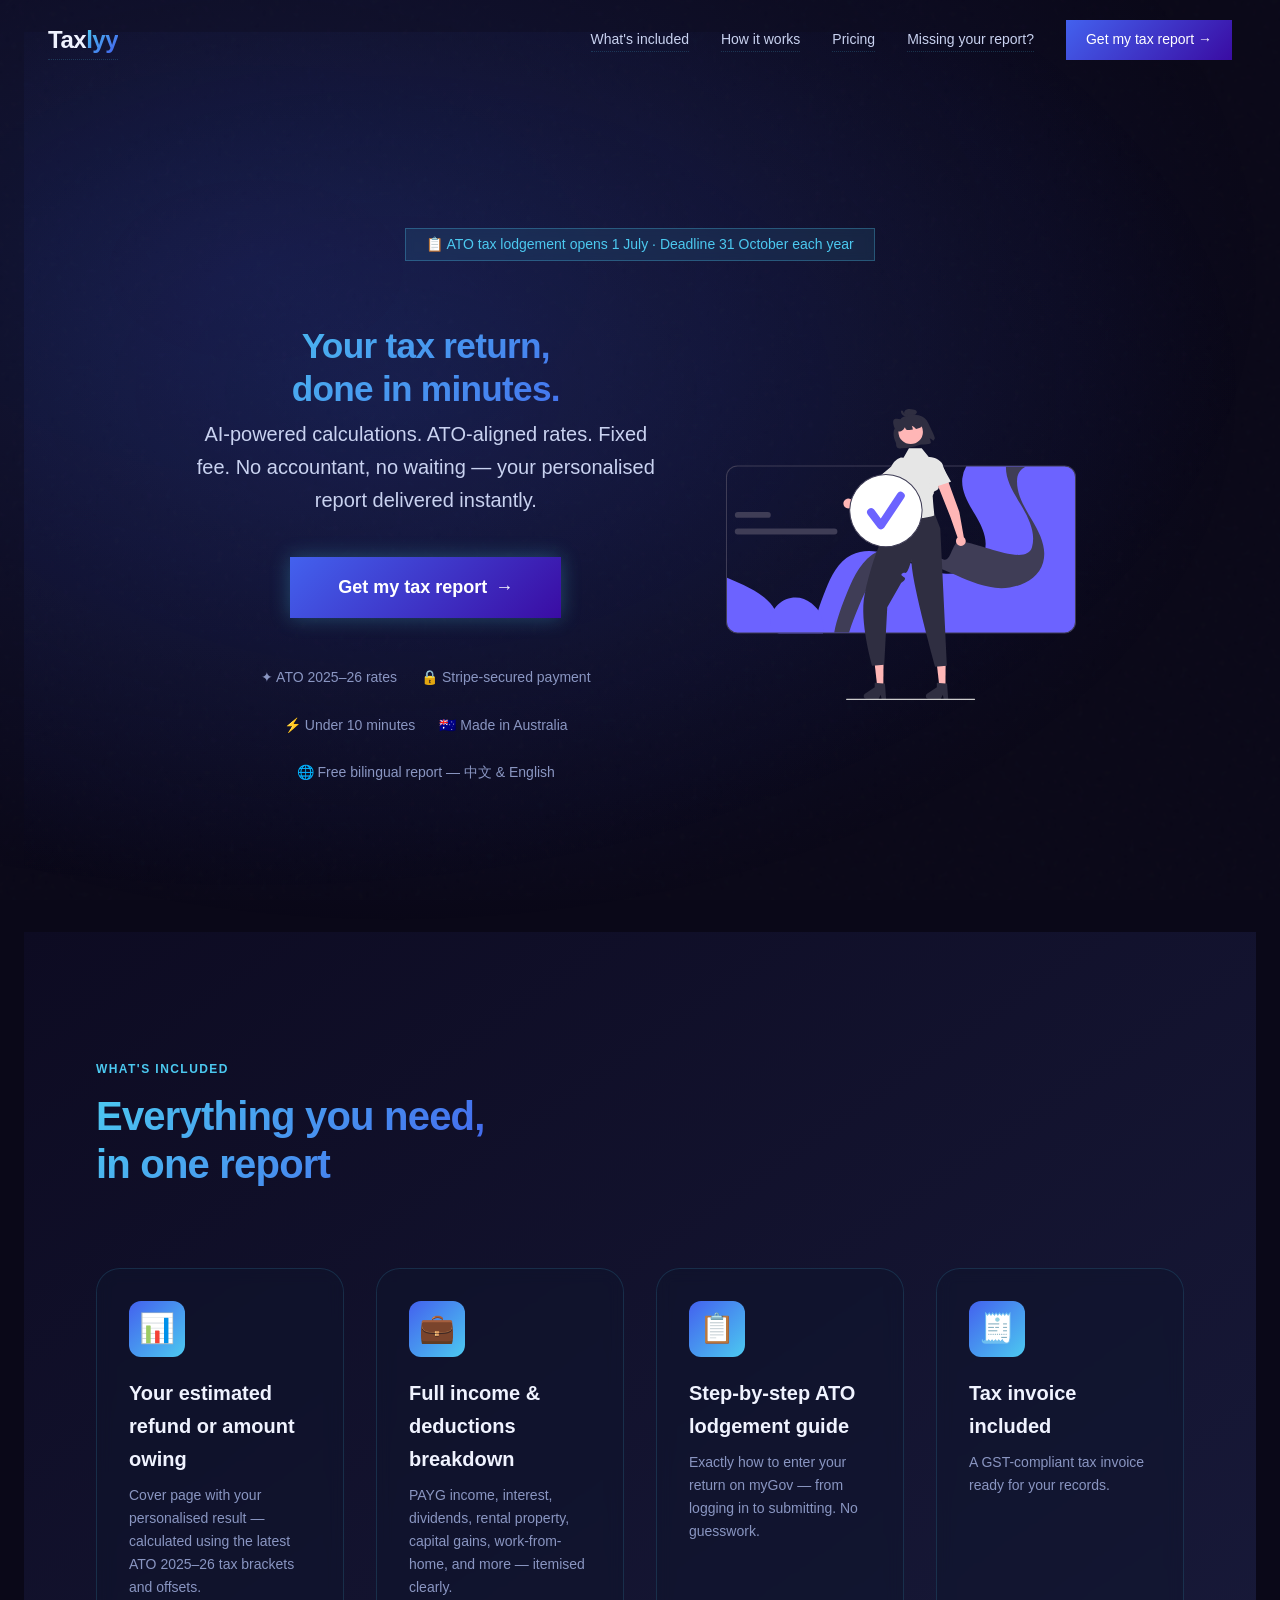
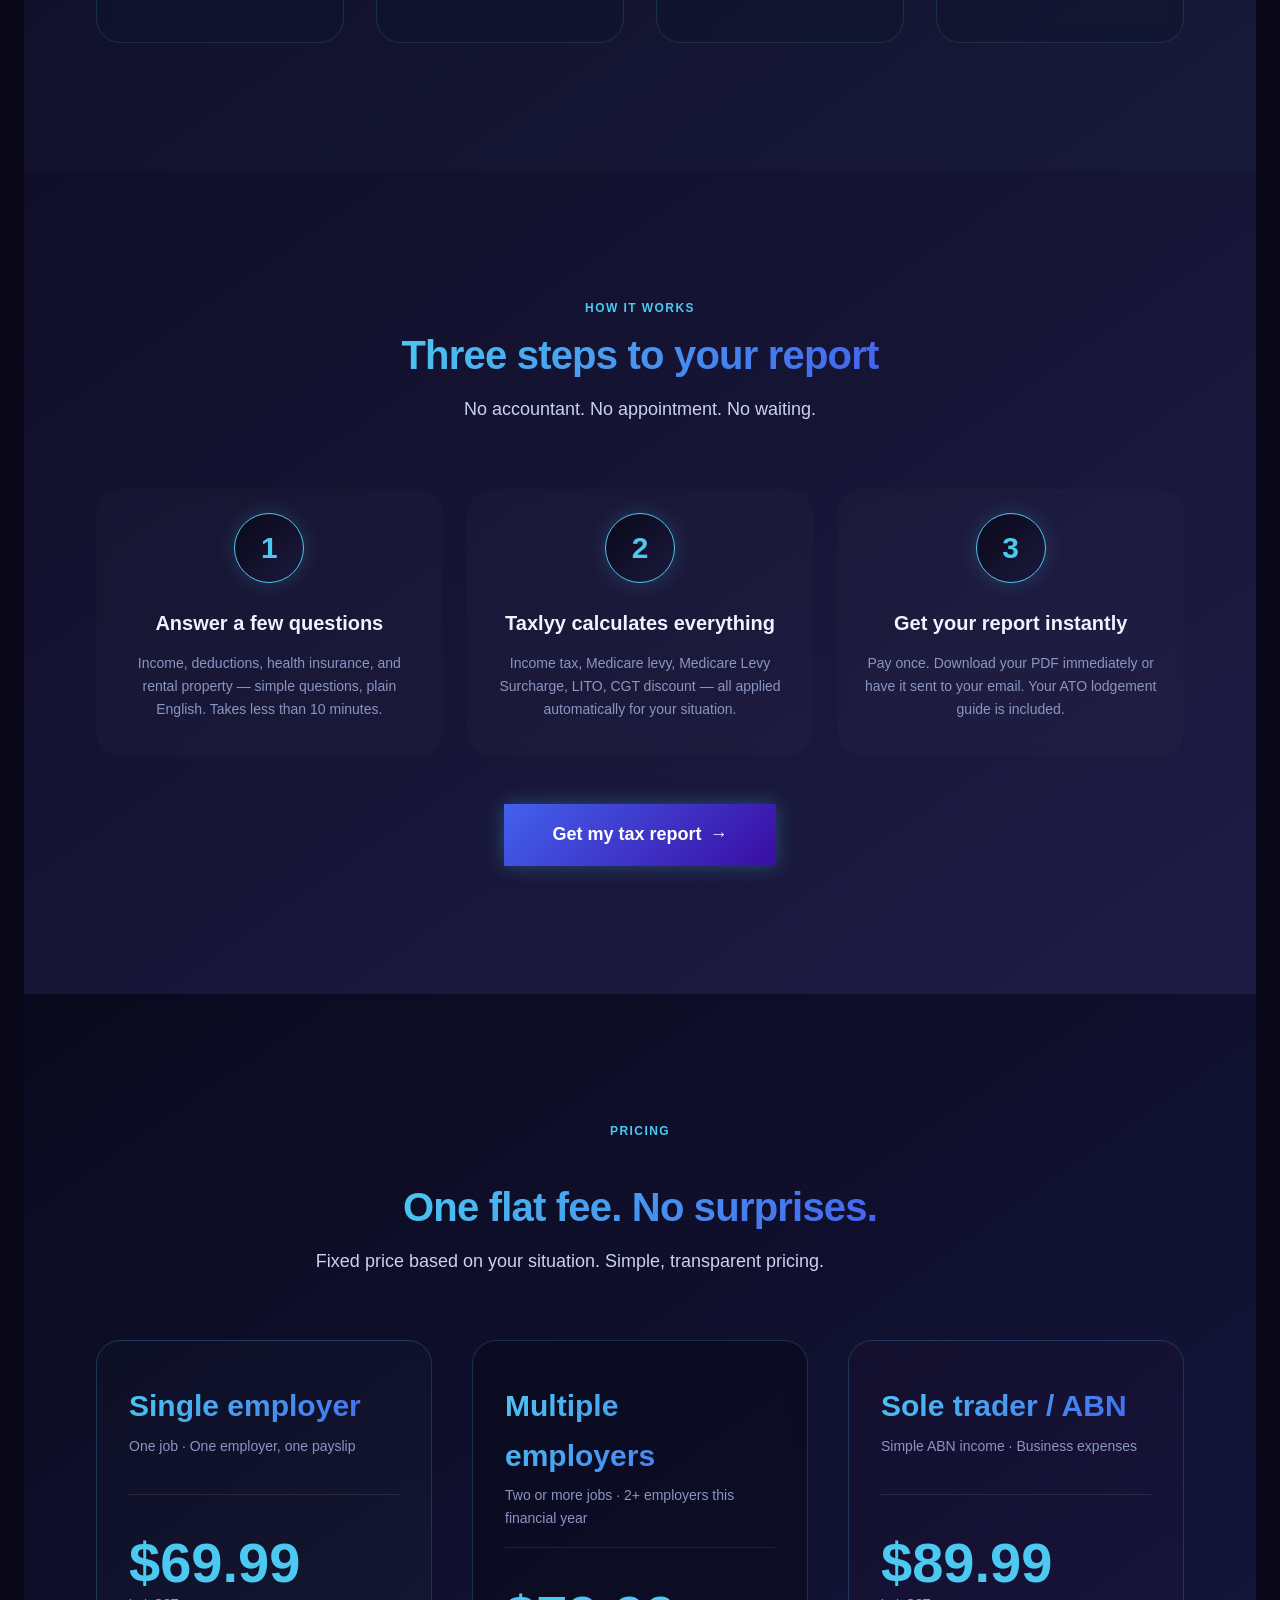
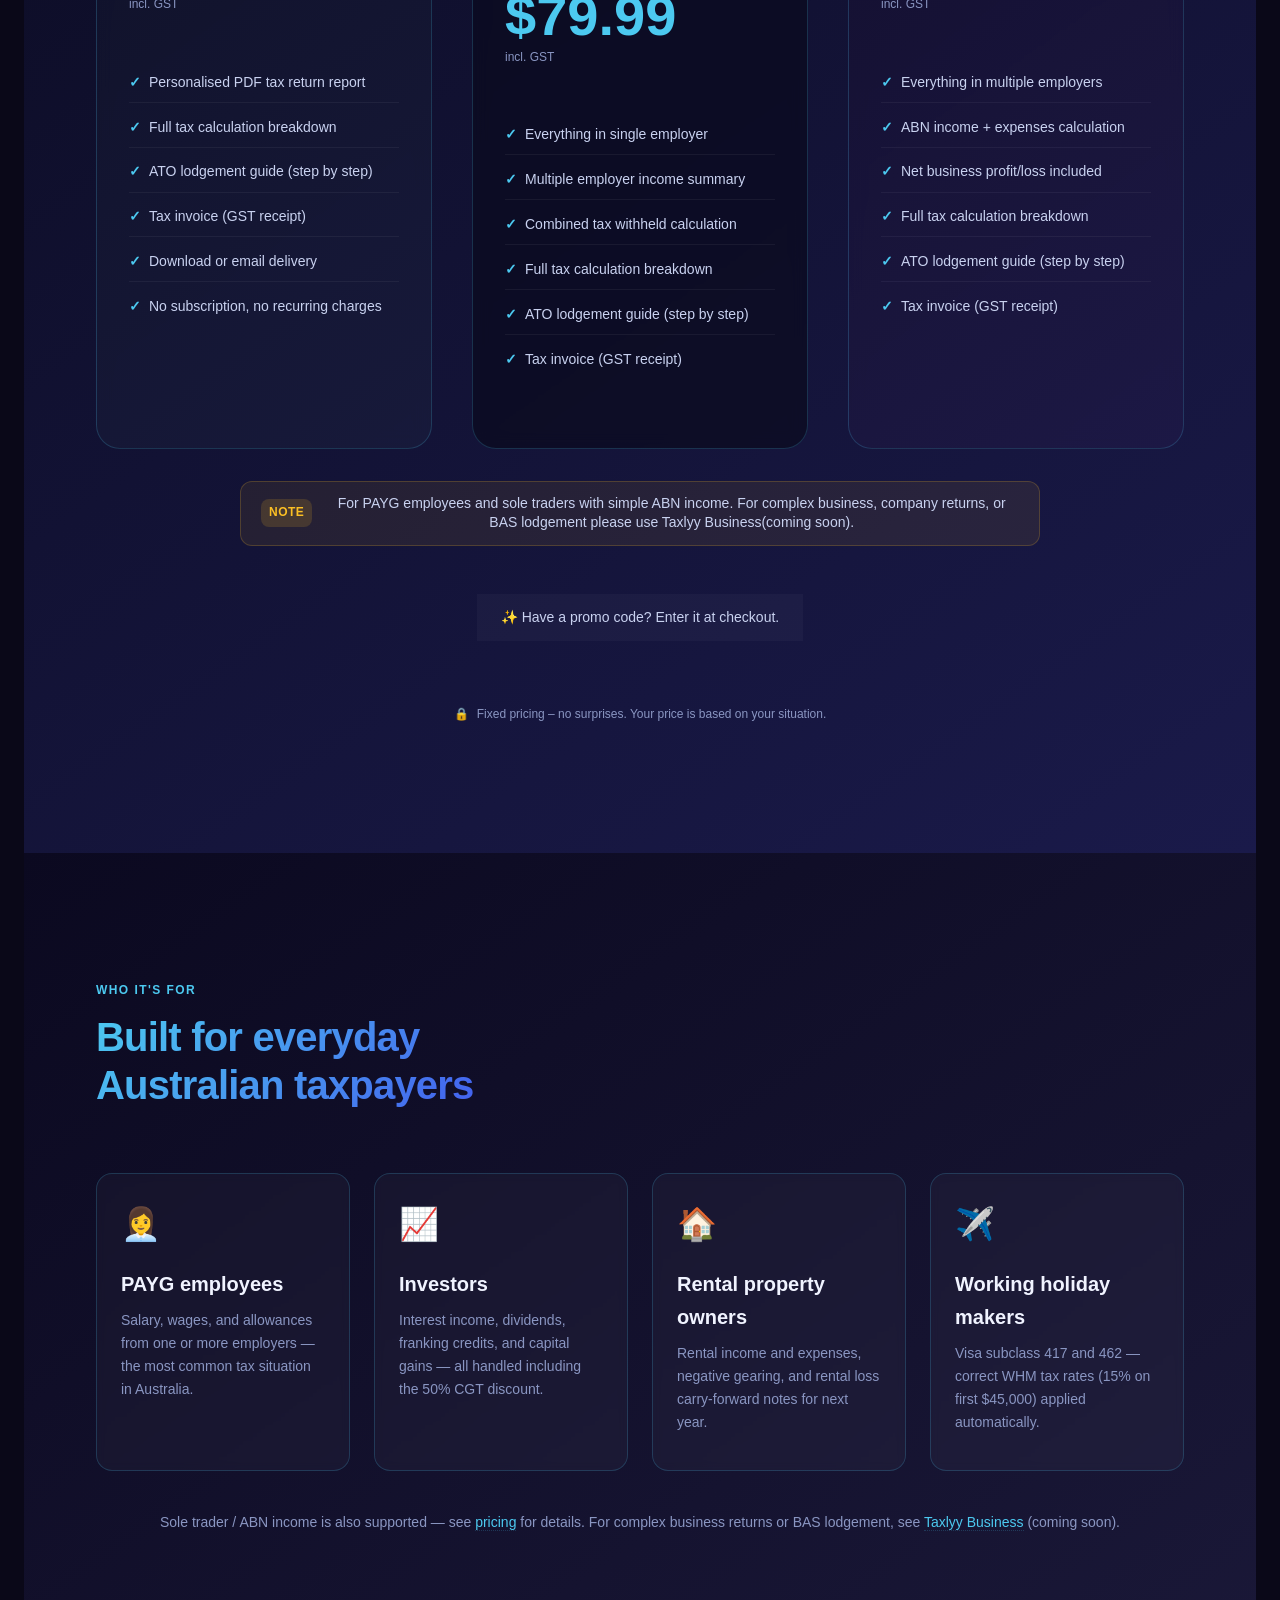
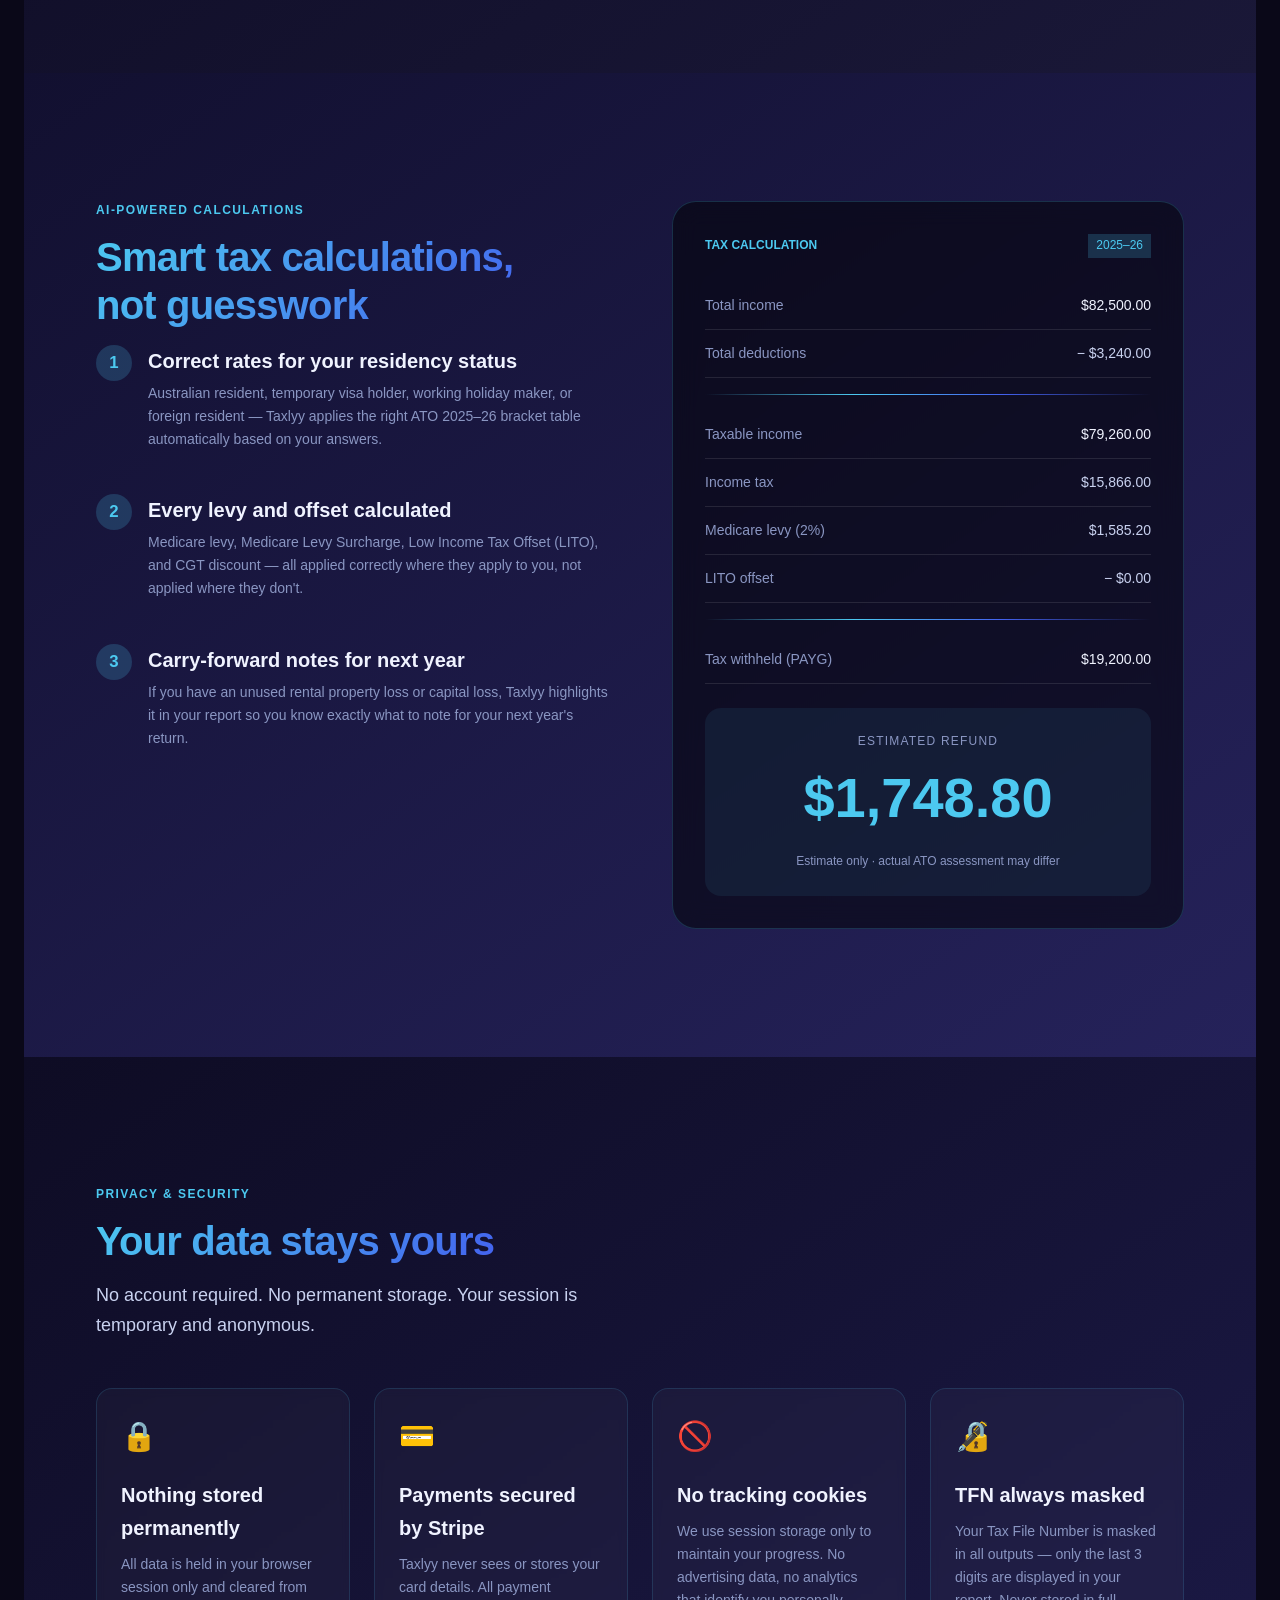
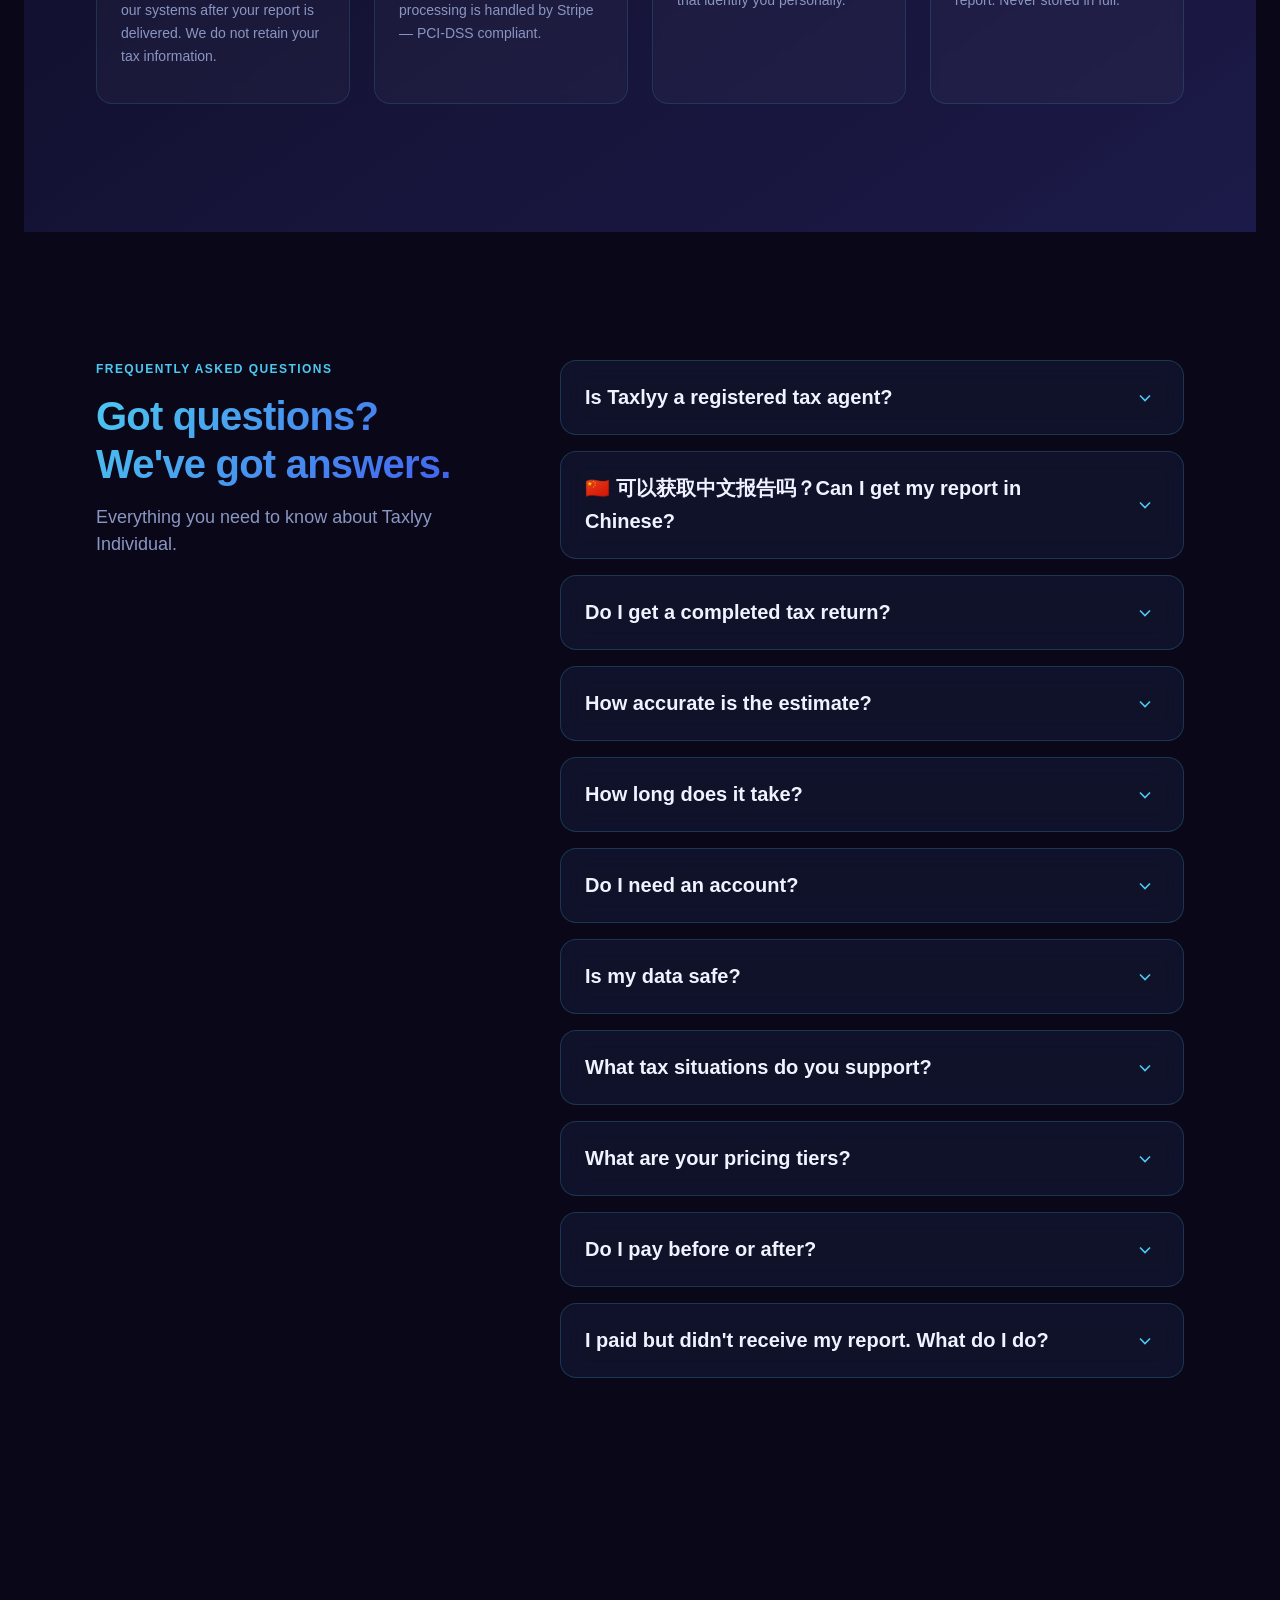
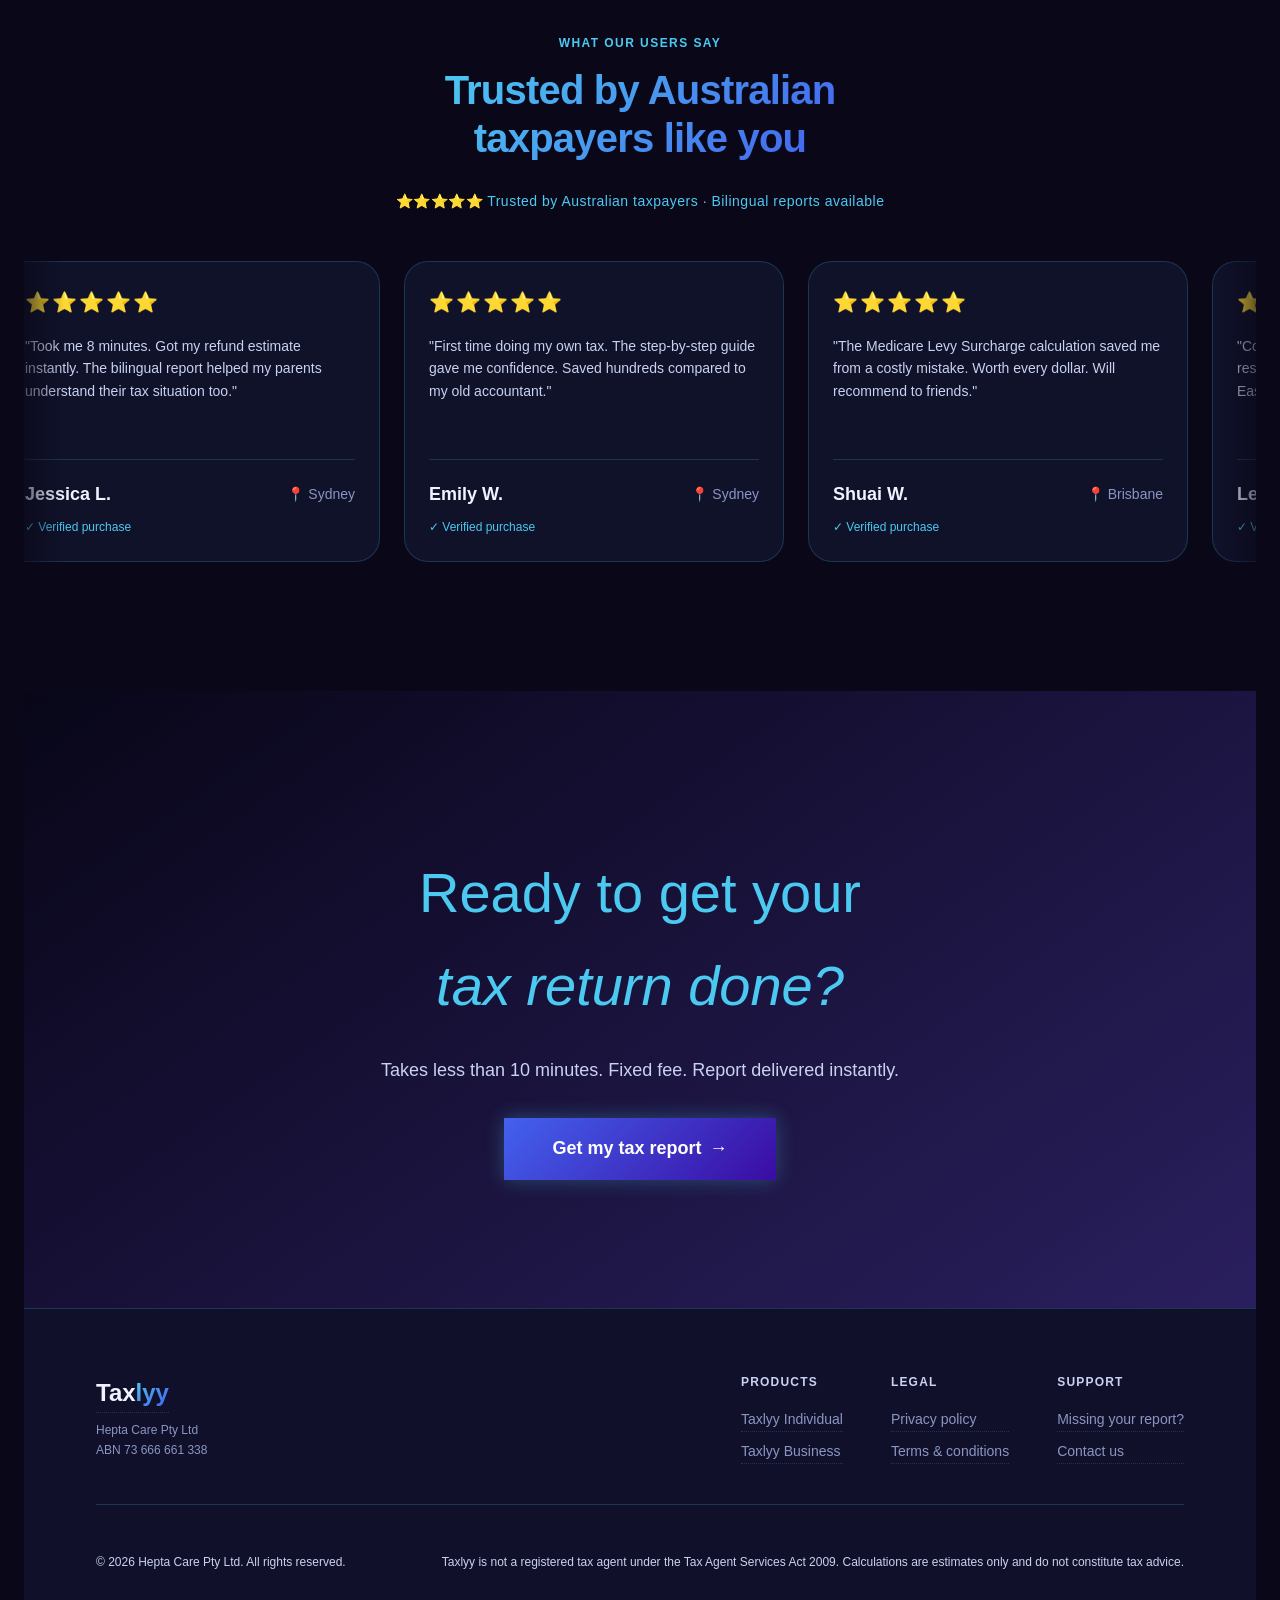
<file: index.html>
<!DOCTYPE html>
<html lang="en">
<head>
<meta charset="UTF-8">
<meta name="viewport" content="width=device-width, initial-scale=1.0">
<meta name="description" content="Taxlyy Individual — your Australian tax return done in under 10 minutes. AI-powered, ATO-aligned, fixed fee. 2025–26 financial year.">
<title>Taxlyy — Your Tax Return, Done</title>
<link rel="icon" type="image/svg+xml" href="/favicon.svg">
<link rel="stylesheet" href="/frontend/variables.css">
<link rel="stylesheet" href="/frontend/styles.css">
<link rel="stylesheet" href="/frontend/legal/legal.css">
</head>
<body>

<!-- NAV -->
<nav id="navbar">
  <a href="/index.html" class="nav-logo">Tax<span>lyy</span></a>
  <div class="nav-links">
      <a href="#features">What's included</a>
      <a href="#how">How it works</a>
      <a href="#pricing">Pricing</a>
      <a href="/frontend/missing-report/missing-report.html">Missing your report?</a>
      <a href="../individual/index.html" class="nav-cta">Get my tax report →</a>
  </div>
</nav>

<!-- HERO -->
<section id="hero">
  <div class="hero-grid"></div>
  <div class="hero-glow"></div>
  <div class="container">
    <div class="hero-inner">
      <div class="hero-badge">2025–26 financial year · Next deadline 31 October 2026</div>
      <div class="hero-two-columns">
        <div class="hero-left">
          <h1>
              Your tax return,<br>
              done in minutes.
          </h1>
          <p class="hero-sub">AI-powered calculations. ATO-aligned rates. Fixed fee. No accountant, no waiting — your personalised report delivered instantly.</p>
          <div class="hero-cta-group">
            <a href="../individual/index.html" class="btn-primary">
              Get my tax report<span class="arrow">→</span>
            </a>
            <div class="trust-row">
              <span>✦ ATO 2025–26 rates</span>
              <span>🔒 Stripe-secured payment</span>
              <span>⚡ Under 10 minutes</span>
              <span>🇦🇺 Made in Australia</span>
              <span>🌐 Free bilingual report — 中文 & English</span>
            </div>
          </div>
        </div>
        <div class="hero-right">
          <img src="frontend/icons/icon-celebration.svg" alt="Tax celebration" class="hero-svg animated-svg">
        </div>
      </div>
    </div>
  </div>
</section>
<div class="section-rule"></div>

<!-- WHAT YOU GET -->
<section id="features">
  <div class="container">
    <div class="features-header reveal">
      <div class="section-label">What's included</div>
      <div class="section-heading">Everything you need,<br>in one report</div>
    </div>
    <div class="features-grid">
      <div class="feature-card reveal reveal-delay-1">
        <div class="feature-icon">📊</div>
        <h3>Your estimated refund or amount owing</h3>
        <p>Cover page with your personalised result — calculated using the latest ATO 2025–26 tax brackets and offsets.</p>
      </div>
      <div class="feature-card reveal reveal-delay-2">
        <div class="feature-icon">💼</div>
        <h3>Full income & deductions breakdown</h3>
        <p>PAYG income, interest, dividends, rental property, capital gains, work-from-home, and more — itemised clearly.</p>
      </div>
      <div class="feature-card reveal reveal-delay-3">
        <div class="feature-icon">📋</div>
        <h3>Step-by-step ATO lodgement guide</h3>
        <p>Exactly how to enter your return on myGov — from logging in to submitting. No guesswork.</p>
      </div>
      <div class="feature-card reveal reveal-delay-4">
        <div class="feature-icon">🧾</div>
        <h3>Tax invoice included</h3>
        <p>A GST-compliant tax invoice ready for your records.</p>
      </div>
    </div>
  </div>
</section>

<!-- HOW IT WORKS -->
<section id="how">
  <div class="container">
    <div class="reveal" style="text-align:center; max-width:520px; margin:0 auto;">
      <div class="section-label">How it works</div>
      <div class="section-heading">Three steps to your report</div>
      <p class="section-sub">No accountant. No appointment. No waiting.</p>
    </div>
    <div class="steps-grid">
      <div class="step reveal reveal-delay-1">
        <div class="step-num">1</div>
        <h3>Answer a few questions</h3>
        <p>Income, deductions, health insurance, and rental property — simple questions, plain English. Takes less than 10 minutes.</p>
      </div>
      <div class="step reveal reveal-delay-2">
        <div class="step-num">2</div>
        <h3>Taxlyy calculates everything</h3>
        <p>Income tax, Medicare levy, Medicare Levy Surcharge, LITO, CGT discount — all applied automatically for your situation.</p>
      </div>
      <div class="step reveal reveal-delay-3">
        <div class="step-num">3</div>
        <h3>Get your report instantly</h3>
        <p>Pay once. Download your PDF immediately or have it sent to your email. Your ATO lodgement guide is included.</p>
      </div>
    </div>
    <div class="how-cta reveal">
      <a href="../individual/index.html" class="btn-primary">
        Get my tax report<span class="arrow">→</span>
      </a>
    </div>
  </div>
</section>

<!-- PRICING -->
<section id="pricing" class="reveal">
  <div class="container">
    <div class="pricing-header">
      <div class="section-label">PRICING</div>
      <h2 class="section-heading">One flat fee. No surprises.</h2>
      <p class="section-sub">Fixed price based on your situation. Simple, transparent pricing.</p>
    </div>
    
    <div class="pricing-grid">
      <!-- Single employer card -->
      <div class="price-card">
        <div class="price-title">Single employer</div>
        <div class="price-sub">One job · One employer, one payslip</div>
        <div class="price-divider"></div>
        <div class="price-amount">$69.99</div>
        <div class="price-gst">incl. GST</div>
        <ul class="price-features">
          <li>Personalised PDF tax return report</li>
          <li>Full tax calculation breakdown</li>
          <li>ATO lodgement guide (step by step)</li>
          <li>Tax invoice (GST receipt)</li>
          <li>Download or email delivery</li>
          <li>No subscription, no recurring charges</li>
        </ul>
      </div>
      
      <!-- Multiple employers card -->
      <div class="price-card">
        <div class="price-title">Multiple employers</div>
        <div class="price-sub">Two or more jobs · 2+ employers this financial year</div>
        <div class="price-divider"></div>
        <div class="price-amount">$79.99</div>
        <div class="price-gst">incl. GST</div>
        <ul class="price-features">
          <li>Everything in single employer</li>
          <li>Multiple employer income summary</li>
          <li>Combined tax withheld calculation</li>
          <li>Full tax calculation breakdown</li>
          <li>ATO lodgement guide (step by step)</li>
          <li>Tax invoice (GST receipt)</li>
        </ul>
      </div>
      
      <!-- ABN / Sole trader card -->
      <div class="price-card">
        <div class="price-title">Sole trader / ABN</div>
        <div class="price-sub">Simple ABN income · Business expenses</div>
        <div class="price-divider"></div>
        <div class="price-amount">$89.99</div>
        <div class="price-gst">incl. GST</div>
        <ul class="price-features">
          <li>Everything in multiple employers</li>
          <li>ABN income + expenses calculation</li>
          <li>Net business profit/loss included</li>
          <li>Full tax calculation breakdown</li>
          <li>ATO lodgement guide (step by step)</li>
          <li>Tax invoice (GST receipt)</li>
        </ul>
      </div>
    </div>
    
    <!-- ABN Hint - Separate section below cards -->
    <div class="abn-hint">
      <span class="hint-badge">Note</span>
      <span class="hint-message">For PAYG employees and sole traders with simple ABN income. For complex business, company returns, or BAS lodgement please use Taxlyy Business(coming soon).</span>
    </div>
    
    <div class="promo-note">✨ Have a promo code? Enter it at checkout.</div>
    <div class="pricing-footnote">
      <span class="lock-icon">🔒</span> Fixed pricing – no surprises. Your price is based on your situation.
    </div>
  </div>
</section>

<!-- WHO IT IS FOR -->
<section id="who">
  <div class="container">
    <div class="reveal">
      <div class="section-label">Who it's for</div>
      <div class="section-heading">Built for everyday<br>Australian taxpayers</div>
    </div>
    <div class="who-grid">
      <div class="who-card reveal reveal-delay-1">
        <div class="who-card-icon">👩‍💼</div>
        <h3>PAYG employees</h3>
        <p>Salary, wages, and allowances from one or more employers — the most common tax situation in Australia.</p>
      </div>
      <div class="who-card reveal reveal-delay-2">
        <div class="who-card-icon">📈</div>
        <h3>Investors</h3>
        <p>Interest income, dividends, franking credits, and capital gains — all handled including the 50% CGT discount.</p>
      </div>
      <div class="who-card reveal reveal-delay-3">
        <div class="who-card-icon">🏠</div>
        <h3>Rental property owners</h3>
        <p>Rental income and expenses, negative gearing, and rental loss carry-forward notes for next year.</p>
      </div>
      <div class="who-card reveal reveal-delay-4">
        <div class="who-card-icon">✈️</div>
        <h3>Working holiday makers</h3>
        <p>Visa subclass 417 and 462 — correct WHM tax rates (15% on first $45,000) applied automatically.</p>
      </div>
    </div>
    <p class="who-note reveal">Sole trader / ABN income is also supported — see <a href="#pricing">pricing</a> for details. For complex business returns or BAS lodgement, see <a href="../business/business.html">Taxlyy Business</a> (coming soon).</p>
  </div>
</section>

<!-- AI POWERED -->
<section id="ai">
  <div class="container">
    <div class="ai-grid">
      <div>
        <div class="reveal">
          <div class="section-label">AI-powered calculations</div>
          <div class="section-heading">Smart tax calculations,<br>not guesswork</div>
        </div>
        <div class="ai-points">
          <div class="ai-point reveal reveal-delay-1">
            <div class="ai-point-num">1</div>
            <div>
              <h4>Correct rates for your residency status</h4>
              <p>Australian resident, temporary visa holder, working holiday maker, or foreign resident — Taxlyy applies the right ATO 2025–26 bracket table automatically based on your answers.</p>
            </div>
          </div>
          <div class="ai-point reveal reveal-delay-2">
            <div class="ai-point-num">2</div>
            <div>
              <h4>Every levy and offset calculated</h4>
              <p>Medicare levy, Medicare Levy Surcharge, Low Income Tax Offset (LITO), and CGT discount — all applied correctly where they apply to you, not applied where they don't.</p>
            </div>
          </div>
          <div class="ai-point reveal reveal-delay-3">
            <div class="ai-point-num">3</div>
            <div>
              <h4>Carry-forward notes for next year</h4>
              <p>If you have an unused rental property loss or capital loss, Taxlyy highlights it in your report so you know exactly what to note for your next year's return.</p>
            </div>
          </div>
        </div>
      </div>
      <div class="ai-visual reveal reveal-delay-2">
        <div class="calc-header">
          <div class="calc-title">Tax calculation</div>
          <div class="calc-badge">2025–26</div>
        </div>
        <div class="calc-row">
          <span class="label">Total income</span>
          <span class="value">$82,500.00</span>
        </div>
        <div class="calc-row">
          <span class="label">Total deductions</span>
          <span class="value deduct">− $3,240.00</span>
        </div>
        <div class="calc-divider"></div>
        <div class="calc-row">
          <span class="label">Taxable income</span>
          <span class="value">$79,260.00</span>
        </div>
        <div class="calc-row">
          <span class="label">Income tax</span>
          <span class="value deduct">$15,866.00</span>
        </div>
        <div class="calc-row">
          <span class="label">Medicare levy (2%)</span>
          <span class="value deduct">$1,585.20</span>
        </div>
        <div class="calc-row">
          <span class="label">LITO offset</span>
          <span class="value deduct">− $0.00</span>
        </div>
        <div class="calc-divider"></div>
        <div class="calc-row">
          <span class="label">Tax withheld (PAYG)</span>
          <span class="value">$19,200.00</span>
        </div>
        <div class="calc-result">
          <div class="result-label">Estimated refund</div>
          <div class="result-amount">$1,748.80</div>
          <div class="result-sub">Estimate only · actual ATO assessment may differ</div>
        </div>
      </div>
    </div>
  </div>
</section>

<!-- PRIVACY -->
<section id="privacy">
  <div class="container">
    <div class="reveal" style="max-width:520px;">
      <div class="section-label">Privacy & security</div>
      <div class="section-heading">Your data stays yours</div>
      <p class="section-sub dark">No account required. No permanent storage. Your session is temporary and anonymous.</p>
    </div>
    <div class="privacy-grid">
      <div class="privacy-card reveal reveal-delay-1">
        <div class="privacy-card-icon">🔒</div>
        <h3>Nothing stored permanently</h3>
        <p>All data is held in your browser session only and cleared from our systems after your report is delivered. We do not retain your tax information.</p>
      </div>
      <div class="privacy-card reveal reveal-delay-2">
        <div class="privacy-card-icon">💳</div>
        <h3>Payments secured by Stripe</h3>
        <p>Taxlyy never sees or stores your card details. All payment processing is handled by Stripe — PCI-DSS compliant.</p>
      </div>
      <div class="privacy-card reveal reveal-delay-3">
        <div class="privacy-card-icon">🚫</div>
        <h3>No tracking cookies</h3>
        <p>We use session storage only to maintain your progress. No advertising data, no analytics that identify you personally.</p>
      </div>
      <div class="privacy-card reveal reveal-delay-4">
        <div class="privacy-card-icon">🔏</div>
        <h3>TFN always masked</h3>
        <p>Your Tax File Number is masked in all outputs — only the last 3 digits are displayed in your report. Never stored in full.</p>
      </div>
    </div>
  </div>
</section>

<!-- FAQ SECTION - Two column layout matching "Who It's For" -->
<section id="faq">
  <div class="container">
    <div class="faq-container">
      <div class="faq-left reveal">
        <div class="section-label">Frequently asked questions</div>
        <div class="section-heading">Got questions?<br>We've got answers.</div>
        <p class="faq-sub">Everything you need to know about Taxlyy Individual.</p>
      </div>
      
      <div class="faq-right">
        <!-- FAQ Item 1 -->
        <div class="faq-item reveal reveal-delay-1">
          <div class="faq-question">
            <span>Is Taxlyy a registered tax agent?</span>
            <button class="faq-toggle" aria-label="Expand answer">
              <svg width="20" height="20" viewBox="0 0 24 24" fill="none" stroke="currentColor" stroke-width="2">
                <polyline points="6 9 12 15 18 9"></polyline>
              </svg>
            </button>
          </div>
          <div class="faq-answer">
            <p>No. Taxlyy is <strong>not a registered tax agent</strong> under the Tax Agent Services Act 2009. We provide an <strong>estimate report and lodgement guide</strong> — you still need to enter the numbers into myGov yourself. Think of us as your calculation assistant, not your tax agent.</p>
          </div>
        </div>

        <!-- FAQ Item 2 - Bilingual Feature -->
        <div class="faq-item reveal reveal-delay-2">
          <div class="faq-question">
            <span>🇨🇳 可以获取中文报告吗？Can I get my report in Chinese?</span>
            <button class="faq-toggle" aria-label="Expand answer">
              <svg width="20" height="20" viewBox="0 0 24 24" fill="none" stroke="currentColor" stroke-width="2">
                <polyline points="6 9 12 15 18 9"></polyline>
              </svg>
            </button>
          </div>
          <div class="faq-answer">
            <p><strong>是的！Taxlyy 提供免费的双语报告（英文 + 中文）。</strong> 您可以在结账时选择偏好语言。报告中的所有内容都将以英文和中文显示。专为普通话用户设计，让您完全理解您的税务估算。</p>
            <p><strong>Yes! Taxlyy provides a free bilingual report in English and Chinese (中文).</strong> Select your preferred language at checkout. Everything in your report will be shown in both languages. Perfect for Mandarin-speaking users.</p>
          </div>
        </div>

        <!-- FAQ Item 3 -->
        <div class="faq-item reveal reveal-delay-3">
          <div class="faq-question">
            <span>Do I get a completed tax return?</span>
            <button class="faq-toggle" aria-label="Expand answer">
              <svg width="20" height="20" viewBox="0 0 24 24" fill="none" stroke="currentColor" stroke-width="2">
                <polyline points="6 9 12 15 18 9"></polyline>
              </svg>
            </button>
          </div>
          <div class="faq-answer">
            <p>No. You get a <strong>personalised PDF report</strong> with your refund estimate and a <strong>step-by-step ATO lodgement guide</strong> showing exactly what numbers to enter into myGov. You still need to lodge through myGov yourself — but with our guide, it takes less than 5 minutes.</p>
          </div>
        </div>

        <!-- FAQ Item 4 -->
        <div class="faq-item reveal reveal-delay-4">
          <div class="faq-question">
            <span>How accurate is the estimate?</span>
            <button class="faq-toggle" aria-label="Expand answer">
              <svg width="20" height="20" viewBox="0 0 24 24" fill="none" stroke="currentColor" stroke-width="2">
                <polyline points="6 9 12 15 18 9"></polyline>
              </svg>
            </button>
          </div>
          <div class="faq-answer">
            <p>As accurate as the information you provide. Taxlyy applies the <strong>official ATO 2025–26 tax brackets, Medicare levy (2%), Medicare Levy Surcharge, Low Income Tax Offset (LITO), and CGT discount</strong> based on your answers. The final assessment is always made by the ATO.</p>
          </div>
        </div>

        <!-- FAQ Item 5 -->
        <div class="faq-item reveal reveal-delay-5">
          <div class="faq-question">
            <span>How long does it take?</span>
            <button class="faq-toggle" aria-label="Expand answer">
              <svg width="20" height="20" viewBox="0 0 24 24" fill="none" stroke="currentColor" stroke-width="2">
                <polyline points="6 9 12 15 18 9"></polyline>
              </svg>
            </button>
          </div>
          <div class="faq-answer">
            <p><strong>Under 10 minutes</strong> to answer all the questions. Your report is delivered <strong>instantly after payment</strong> — no waiting, no appointment needed.</p>
          </div>
        </div>

        <!-- FAQ Item 6 -->
        <div class="faq-item reveal reveal-delay-6">
          <div class="faq-question">
            <span>Do I need an account?</span>
            <button class="faq-toggle" aria-label="Expand answer">
              <svg width="20" height="20" viewBox="0 0 24 24" fill="none" stroke="currentColor" stroke-width="2">
                <polyline points="6 9 12 15 18 9"></polyline>
              </svg>
            </button>
          </div>
          <div class="faq-answer">
            <p><strong>No account required.</strong> Your session is temporary and anonymous. No sign-up, no password to remember, no email verification. Just answer, pay, and download.</p>
          </div>
        </div>

        <!-- FAQ Item 7 -->
        <div class="faq-item reveal reveal-delay-7">
          <div class="faq-question">
            <span>Is my data safe?</span>
            <button class="faq-toggle" aria-label="Expand answer">
              <svg width="20" height="20" viewBox="0 0 24 24" fill="none" stroke="currentColor" stroke-width="2">
                <polyline points="6 9 12 15 18 9"></polyline>
              </svg>
            </button>
          </div>
          <div class="faq-answer">
            <p><strong>No permanent storage.</strong> All data stays in your browser session and is cleared after your report is delivered. We do not retain your tax information. Your TFN is always masked — only the last 3 digits are shown. Payments are secured by Stripe.</p>
          </div>
        </div>

        <!-- FAQ Item 8 -->
        <div class="faq-item reveal reveal-delay-8">
            <div class="faq-question">
                <span>What tax situations do you support?</span>
                <button class="faq-toggle" aria-label="Expand answer">
                    <svg width="20" height="20" viewBox="0 0 24 24" fill="none" stroke="currentColor" stroke-width="2">
                        <polyline points="6 9 12 15 18 9"></polyline>
                    </svg>
                </button>
            </div>
            <div class="faq-answer">
                <p><strong>Supported:</strong> PAYG income (single or multiple employers), interest income, dividends & franking credits, rental property income & expenses, capital gains (with 50% CGT discount), work-from-home deductions, Medicare Levy, Medicare Levy Surcharge (MLS), Low Income Tax Offset (LITO), working holiday makers, and <strong>simple ABN sole trader income</strong> (business expenses).</p>
                <p><strong>Not supported:</strong> Complex business structures (partnerships, trusts, companies), BAS/GST lodgement, or complex business income. For these, please use Taxlyy Business (coming soon).</p>
            </div>
        </div>

        <!-- FAQ Item 9 -->
        <div class="faq-item reveal reveal-delay-9">
            <div class="faq-question">
                <span>What are your pricing tiers?</span>
                <button class="faq-toggle" aria-label="Expand answer">
                    <svg width="20" height="20" viewBox="0 0 24 24" fill="none" stroke="currentColor" stroke-width="2">
                        <polyline points="6 9 12 15 18 9"></polyline>
                    </svg>
                </button>
            </div>
            <div class="faq-answer">
                <p><strong>Three pricing tiers based on your situation:</strong></p>
                <ul>
                    <li><strong>$69.99</strong> – Single employer (PAYG only, one job)</li>
                    <li><strong>$79.99</strong> – Multiple employers (PAYG only, two or more jobs)</li>
                    <li><strong>$89.99</strong> – ABN / Sole trader (includes ABN income & business expenses)</li>
                </ul>
                <p>Fixed fee, no surprises, no subscription. Your price is determined by your answers during the session.</p>
            </div>
        </div>

        <!-- FAQ Item 10 -->
        <div class="faq-item reveal reveal-delay-10">
          <div class="faq-question">
            <span>Do I pay before or after?</span>
            <button class="faq-toggle" aria-label="Expand answer">
              <svg width="20" height="20" viewBox="0 0 24 24" fill="none" stroke="currentColor" stroke-width="2">
                <polyline points="6 9 12 15 18 9"></polyline>
              </svg>
            </button>
          </div>
          <div class="faq-answer">
            <p>You answer all the questions first, then <strong>pay to unlock your report</strong>. Your report is delivered instantly after payment.</p>
          </div>
        </div>

        <div class="faq-item reveal reveal-delay-11">
            <div class="faq-question">
                <span>I paid but didn't receive my report. What do I do?</span>
                <button class="faq-toggle" aria-label="Expand answer">
                    <svg width="20" height="20" viewBox="0 0 24 24" fill="none" stroke="currentColor" stroke-width="2">
                        <polyline points="6 9 12 15 18 9"></polyline>
                    </svg>
                </button>
            </div>
            <div class="faq-answer">
                <p>Don't worry! Visit our <a href="/frontend/missing-report/missing-report.html">Missing Report page</a>, enter the email you used at checkout, and we'll resend your download link immediately.</p>
            </div>
        </div>
      </div>
    </div>
  </div>
</section>


<!-- TESTIMONIAL SECTION - Auto Running Marquee -->
<section id="testimonials">
  <div class="container">
    <div class="testimonials-header reveal">
      <div class="section-label">What our users say</div>
      <div class="section-heading">Trusted by Australian<br>taxpayers like you</div>
      <p class="testimonials-sub">⭐⭐⭐⭐⭐ Trusted by Australian taxpayers · Bilingual reports available</p>
    </div>

    <div class="marquee-wrapper">
      <div class="marquee-track-container">
        <div class="marquee-track" id="marqueeTrack">
          <!-- Card 1 - Sydney -->
          <div class="testimonial-card">
            <div class="testimonial-stars">⭐⭐⭐⭐⭐</div>
            <p class="testimonial-quote">"Took me 8 minutes. Got my refund estimate instantly. The bilingual report helped my parents understand their tax situation too."</p>
            <div class="testimonial-author">
              <div class="author-name-line">
                <span class="author-name">Jessica L.</span>
                <span class="author-location">📍 Sydney</span>
              </div>
              <div class="author-verified">✓ Verified purchase</div>
            </div>
          </div>

          <!-- Card 2 - Sydney -->
          <div class="testimonial-card">
            <div class="testimonial-stars">⭐⭐⭐⭐⭐</div>
            <p class="testimonial-quote">"First time doing my own tax. The step-by-step guide gave me confidence. Saved hundreds compared to my old accountant."</p>
            <div class="testimonial-author">
              <div class="author-name-line">
                <span class="author-name">Emily W.</span>
                <span class="author-location">📍 Sydney</span>
              </div>
              <div class="author-verified">✓ Verified purchase</div>
            </div>
          </div>

          <!-- Card 3 - Brisbane -->
          <div class="testimonial-card">
            <div class="testimonial-stars">⭐⭐⭐⭐⭐</div>
            <p class="testimonial-quote">"The Medicare Levy Surcharge calculation saved me from a costly mistake. Worth every dollar. Will recommend to friends."</p>
            <div class="testimonial-author">
              <div class="author-name-line">
                <span class="author-name">Shuai W.</span>
                <span class="author-location">📍 Brisbane</span>
              </div>
              <div class="author-verified">✓ Verified purchase</div>
            </div>
          </div>

          <!-- Card 4 - Perth -->
          <div class="testimonial-card">
            <div class="testimonial-stars">⭐⭐⭐⭐⭐</div>
            <p class="testimonial-quote">"Coming from overseas, I wasn't sure about residency tax rates. Taxlyy made it crystal clear. Easy process, instant report."</p>
            <div class="testimonial-author">
              <div class="author-name-line">
                <span class="author-name">Lee H.</span>
                <span class="author-location">📍 Perth</span>
              </div>
              <div class="author-verified">✓ Verified purchase</div>
            </div>
          </div>

          <!-- Card 5 - Melbourne -->
          <div class="testimonial-card">
            <div class="testimonial-stars">⭐⭐⭐⭐⭐</div>
            <p class="testimonial-quote">"Saved me from paying $350 to an accountant. The lodgement guide made myGov so easy. Will definitely use again next year!"</p>
            <div class="testimonial-author">
              <div class="author-name-line">
                <span class="author-name">Sarah M.</span>
                <span class="author-location">📍 Melbourne</span>
              </div>
              <div class="author-verified">✓ Verified purchase</div>
            </div>
          </div>

          <!-- Card 6 - Melbourne -->
          <div class="testimonial-card">
            <div class="testimonial-stars">⭐⭐⭐⭐⭐</div>
            <p class="testimonial-quote">"Had rental property income and shares. Taxlyy calculated everything perfectly including the 50% CGT discount. Spot on estimate."</p>
            <div class="testimonial-author">
              <div class="author-name-line">
                <span class="author-name">Daniel K.</span>
                <span class="author-location">📍 Melbourne</span>
              </div>
              <div class="author-verified">✓ Verified purchase</div>
            </div>
          </div>

          <!-- Card 7 - Adelaide -->
          <div class="testimonial-card">
            <div class="testimonial-stars">⭐⭐⭐⭐⭐</div>
            <p class="testimonial-quote">"Work-from-home deductions plus multiple employers. Taxlyy handled both perfectly. The PDF report is professional and clear."</p>
            <div class="testimonial-author">
              <div class="author-name-line">
                <span class="author-name">Rebecca T.</span>
                <span class="author-location">📍 Adelaide</span>
              </div>
              <div class="author-verified">✓ Verified purchase</div>
            </div>
          </div>
        </div>
      </div>
    </div>
  </div>
</section>

<!-- FINAL CTA -->
<section id="final-cta">
  <div class="container">
    <div class="final-cta-inner">
      <h2>Ready to get your<br><em>tax return done?</em></h2>
      <p>Takes less than 10 minutes. Fixed fee. Report delivered instantly.</p>
      <a href="../individual/index.html" class="btn-primary">
        Get my tax report <span class="arrow">→</span>
      </a>
    </div>
  </div>
</section>

<!-- FOOTER -->
<footer>
  <div class="container">
    <div class="footer-top">
      <div class="footer-brand">
        <a href="/" class="footer-logo">Tax<span>lyy</span></a>
        <p>Hepta Care Pty Ltd<br>ABN 73 666 661 338</p>
      </div>
      <div class="footer-links">
        <div class="footer-col">
          <h4>Products</h4>
          <a href="../individual/index.html">Taxlyy Individual</a>
          <a href="../business/business.html">Taxlyy Business</a>
        </div>
        <div class="footer-col">
          <h4>Legal</h4>
          <a href="/frontend/legal/privacy.html">Privacy policy</a>
          <a href="/frontend/legal/terms.html">Terms & conditions</a>
        </div>
       <div class="footer-col">
          <h4>Support</h4>
          <a href="/frontend/missing-report/missing-report.html">Missing your report?</a>
          <a href="/frontend/contact/contact.html">Contact us</a>
      </div>
      </div>
    </div>
    <div class="footer-bottom">
      <p>© 2026 Hepta Care Pty Ltd. All rights reserved.</p>
      <p>Taxlyy is not a registered tax agent under the Tax Agent Services Act 2009. Calculations are estimates only and do not constitute tax advice.</p>
    </div>
  </div>
</footer>

<script src="/frontend/main.js"></script>
</body>
</html>
</file>
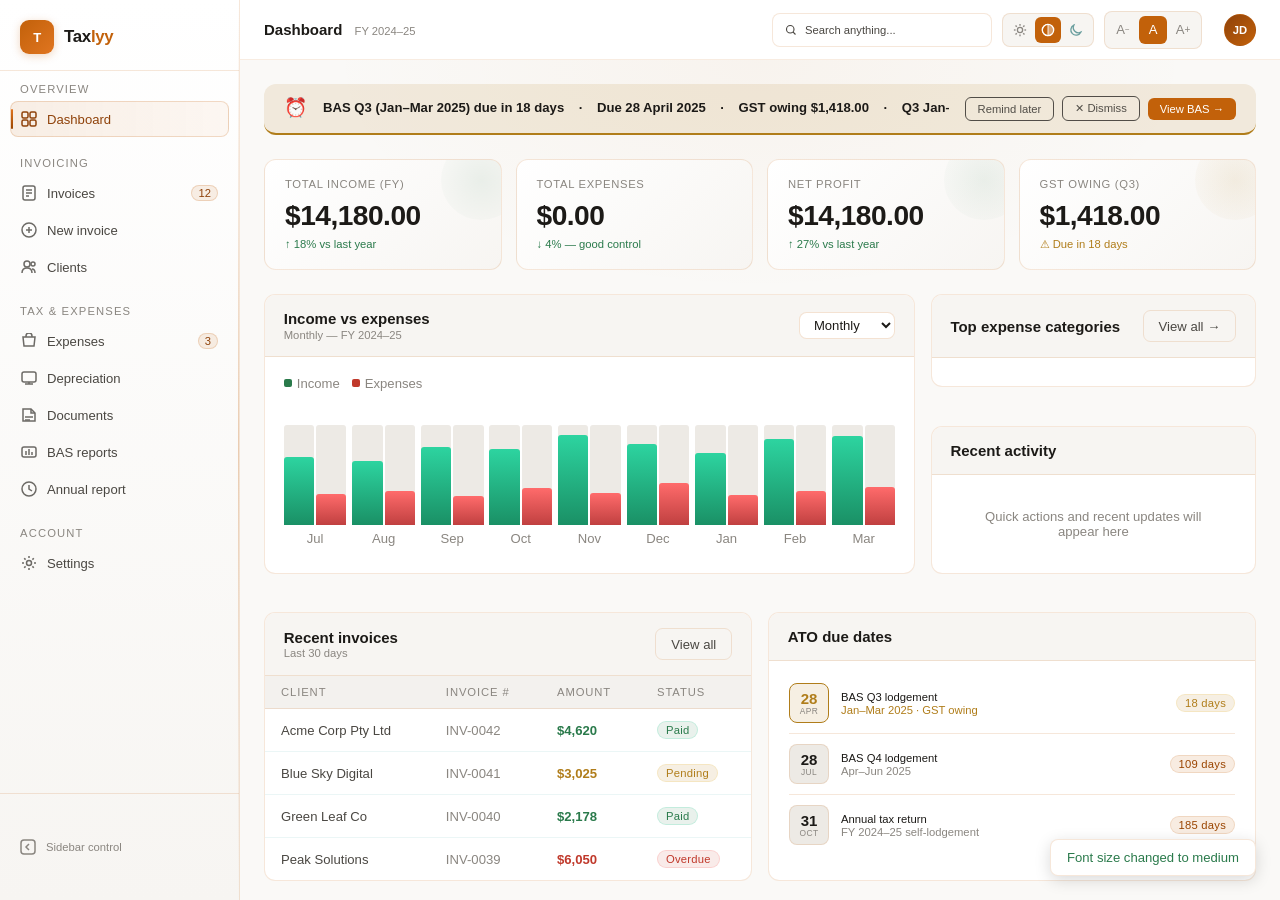
<file: business/index.html>
<!DOCTYPE html>
<html lang="en">
<head>
  <meta charset="UTF-8" />
  <meta name="viewport" content="width=device-width, initial-scale=1.0" />
  <title>Taxlyy — Dashboard</title>

   <!-- Theme script — must load before CSS to prevent flash -->
  <script src="js/core/theme.js"></script>
 
  <!-- Core styles -->
<link rel="stylesheet" href="css/main.css" />

</head>
<body>

  <!-- ── SIDEBAR ── -->
  <aside class="sidebar" id="sidebar">

    <div class="logo">
      <div class="logo-mark">T</div>
      <div class="logo-text sidebar-text">Tax<span>lyy</span></div>
    </div>

    <nav class="nav">
      <div class="nav-section">
        <div class="nav-label sidebar-text">Overview</div>
        <div class="nav-item active" data-screen="dashboard" title="Dashboard">
          <svg class="nav-icon" viewBox="0 0 16 16" fill="none" stroke="currentColor" stroke-width="1.5">
            <rect x="1" y="1" width="6" height="6" rx="1.5"/>
            <rect x="9" y="1" width="6" height="6" rx="1.5"/>
            <rect x="1" y="9" width="6" height="6" rx="1.5"/>
            <rect x="9" y="9" width="6" height="6" rx="1.5"/>
          </svg>
          <span class="sidebar-text">Dashboard</span>
        </div>
      </div>

      <div class="nav-section">
        <div class="nav-label sidebar-text">Invoicing</div>
        <div class="nav-item" data-screen="invoices" title="Invoices">
          <svg class="nav-icon" viewBox="0 0 16 16" fill="none" stroke="currentColor" stroke-width="1.5">
            <rect x="2" y="1" width="12" height="14" rx="2"/>
            <line x1="5" y1="5" x2="11" y2="5"/>
            <line x1="5" y1="8" x2="11" y2="8"/>
            <line x1="5" y1="11" x2="8" y2="11"/>
          </svg>
          <span class="sidebar-text">Invoices</span>
          <span class="nav-badge sidebar-text" id="badge-invoices">12</span>
        </div>
        <div class="nav-item" data-screen="new-invoice" title="New invoice">
          <svg class="nav-icon" viewBox="0 0 16 16" fill="none" stroke="currentColor" stroke-width="1.5">
            <circle cx="8" cy="8" r="7"/>
            <line x1="8" y1="5" x2="8" y2="11"/>
            <line x1="5" y1="8" x2="11" y2="8"/>
          </svg>
          <span class="sidebar-text">New invoice</span>
        </div>
        <div class="nav-item" data-screen="clients" title="Clients">
          <svg class="nav-icon" viewBox="0 0 16 16" fill="none" stroke="currentColor" stroke-width="1.5">
            <circle cx="6" cy="5" r="3"/>
            <path d="M1 14c0-3 2-5 5-5s5 2 5 5"/>
            <circle cx="12" cy="5" r="2"/>
            <path d="M14 14c0-2-1-4-3-4"/>
          </svg>
          <span class="sidebar-text">Clients</span>
        </div>
      </div>

      <div class="nav-section">
        <div class="nav-label sidebar-text">Tax &amp; Expenses</div>
        <div class="nav-item" data-screen="expenses" title="Expenses">
          <svg class="nav-icon" viewBox="0 0 16 16" fill="none" stroke="currentColor" stroke-width="1.5">
            <path d="M2 4h12l-1 9H3L2 4z"/>
            <path d="M5 4V3a3 3 0 0 1 6 0v1"/>
          </svg>
          <span class="sidebar-text">Expenses</span>
          <span class="nav-badge alert sidebar-text" id="badge-expenses">3</span>
        </div>

        <div class="nav-item" data-screen="depreciation" title="Depreciation">
          <svg class="nav-icon" viewBox="0 0 16 16" fill="none" stroke="currentColor" stroke-width="1.5">
            <rect x="1" y="2" width="14" height="10" rx="2"/>
            <line x1="4" y1="14" x2="12" y2="14"/>
            <line x1="8" y1="12" x2="8" y2="14"/>
          </svg>
          <span class="sidebar-text">Depreciation</span>
        </div>

        <div class="nav-item" data-screen="documents" title="Documents">
          <svg class="nav-icon" viewBox="0 0 16 16" fill="none" stroke="currentColor" stroke-width="1.5">
            <path d="M2 2h8l4 4v8H2V2z"/>
            <path d="M10 2v4h4"/>
            <line x1="4" y1="10" x2="12" y2="10"/>
            <line x1="4" y1="13" x2="9" y2="13"/>
          </svg>
          <span class="sidebar-text">Documents</span>
        </div>

        <div class="nav-item" data-screen="bas" title="BAS reports">
          <svg class="nav-icon" viewBox="0 0 16 16" fill="none" stroke="currentColor" stroke-width="1.5">
            <rect x="1" y="3" width="14" height="10" rx="2"/>
            <line x1="5" y1="7" x2="5" y2="11"/>
            <line x1="8" y1="5" x2="8" y2="11"/>
            <line x1="11" y1="8" x2="11" y2="11"/>
          </svg>
          <span class="sidebar-text">BAS reports</span>
        </div>
        <div class="nav-item" data-screen="annual" title="Annual report">
          <svg class="nav-icon" viewBox="0 0 16 16" fill="none" stroke="currentColor" stroke-width="1.5">
            <circle cx="8" cy="8" r="7"/>
            <polyline points="8,4 8,8 11,10"/>
          </svg>
          <span class="sidebar-text">Annual report</span>
        </div>
        </div>
        

      <div class="nav-section">
        <div class="nav-label sidebar-text">Account</div>
        <div class="nav-item" data-screen="settings" title="Settings">
          <svg class="nav-icon" viewBox="0 0 16 16" fill="none" stroke="currentColor" stroke-width="1.5">
            <circle cx="8" cy="8" r="2.5"/>
            <path d="M8 1v2M8 13v2M1 8h2M13 8h2M3.2 3.2l1.4 1.4M11.4 11.4l1.4 1.4M3.2 12.8l1.4-1.4M11.4 4.6l1.4-1.4"/>
          </svg>
          <span class="sidebar-text">Settings</span>
        </div>
      </div>
    </nav>

    <!-- Sidebar footer: collapse control only -->
    <div class="sidebar-footer">
      <div class="sidebar-collapse-control">

        <!-- Mode picker (shown on hover) -->
        <div class="collapse-menu" id="collapse-menu">
          <div class="collapse-menu-item" onclick="Sidebar.set('expanded')">
            <svg width="12" height="12" viewBox="0 0 16 16" fill="none" stroke="currentColor" stroke-width="1.5">
              <line x1="1" y1="4" x2="15" y2="4"/>
              <line x1="1" y1="8" x2="15" y2="8"/>
              <line x1="1" y1="12" x2="15" y2="12"/>
            </svg>
            <span>Expanded</span>
            <span class="collapse-menu-check" id="check-expanded">●</span>
          </div>
          <div class="collapse-menu-item" onclick="Sidebar.set('collapsed')">
            <svg width="12" height="12" viewBox="0 0 16 16" fill="none" stroke="currentColor" stroke-width="1.5">
              <line x1="1" y1="4" x2="6" y2="4"/>
              <line x1="1" y1="8" x2="6" y2="8"/>
              <line x1="1" y1="12" x2="6" y2="12"/>
            </svg>
            <span>Collapsed</span>
            <span class="collapse-menu-check" id="check-collapsed"></span>
          </div>
          <div class="collapse-menu-item" onclick="Sidebar.set('hover')">
            <svg width="12" height="12" viewBox="0 0 16 16" fill="none" stroke="currentColor" stroke-width="1.5">
              <path d="M1 8 C4 4, 12 4, 15 8 C12 12, 4 12, 1 8z"/>
              <circle cx="8" cy="8" r="2"/>
            </svg>
            <span>Expand on hover</span>
            <span class="collapse-menu-check" id="check-hover"></span>
          </div>
        </div>

        <!-- Toggle button -->
        <button class="collapse-toggle" id="collapse-toggle" title="Sidebar control">
            <svg class="collapse-icon-expanded" width="16" height="64" viewBox="0 0 16 16"
              fill="none" stroke="currentColor" stroke-width="1.5">
              <rect x="1" y="1" width="14" height="14" rx="3"/>
              <polyline points="9 5 6 8 9 11"/>
            </svg>
            <svg class="collapse-icon-collapsed" width="16" height="16" viewBox="0 0 16 16"
              fill="none" stroke="currentColor" stroke-width="1.5">
              <rect x="1" y="1" width="14" height="14" rx="3"/>
              <polyline points="7 5 10 8 7 11"/>
            </svg>
            <span class="sidebar-text collapse-label">Sidebar control</span>
        </button>

      </div>
    </div>
  </aside>

  <!-- ── MAIN ── -->
  <main class="main">

    <!-- Header -->
  <div class="header">
    <div class="page-title" id="page-title">
      Dashboard <span class="page-subtitle">FY 2024–25</span>
    </div>
    <div class="header-actions">
      <div class="search-bar">
        <svg width="12" height="12" viewBox="0 0 16 16" fill="none" stroke="currentColor" stroke-width="1.5">
          <circle cx="7" cy="7" r="5"/>
          <line x1="10.5" y1="10.5" x2="14" y2="14"/>
        </svg>
        Search anything...
      </div>

      <!-- Theme toggle -->
      <div class="theme-toggle" title="Switch theme">
        <button class="theme-btn" data-theme="light" title="Light mode"
          onclick="Theme.set('light')" aria-label="Light mode">
          <svg width="14" height="14" viewBox="0 0 16 16" fill="none" stroke="currentColor" stroke-width="1.5">
            <circle cx="8" cy="8" r="3"/>
            <line x1="8" y1="1" x2="8" y2="3"/>
            <line x1="8" y1="13" x2="8" y2="15"/>
            <line x1="1" y1="8" x2="3" y2="8"/>
            <line x1="13" y1="8" x2="15" y2="8"/>
            <line x1="2.9" y1="2.9" x2="4.3" y2="4.3"/>
            <line x1="11.7" y1="11.7" x2="13.1" y2="13.1"/>
            <line x1="2.9" y1="13.1" x2="4.3" y2="11.7"/>
            <line x1="11.7" y1="4.3" x2="13.1" y2="2.9"/>
          </svg>
        </button>
        <button class="theme-btn active" data-theme="auto" title="Auto (follows system)"
          onclick="Theme.set('auto')" aria-label="Auto mode">
          <svg width="14" height="14" viewBox="0 0 16 16" fill="none" stroke="currentColor" stroke-width="1.5">
            <circle cx="8" cy="8" r="6.5"/>
            <path d="M8 1.5v13M8 1.5A6.5 6.5 0 0 0 8 14.5" stroke-width="1"/>
            <path d="M8 1.5a6.5 6.5 0 0 1 0 13V1.5z" fill="currentColor" stroke="none" opacity="0.4"/>
          </svg>
        </button>
        <button class="theme-btn" data-theme="dark" title="Dark mode"
          onclick="Theme.set('dark')" aria-label="Dark mode">
          <svg width="14" height="14" viewBox="0 0 16 16" fill="none" stroke="currentColor" stroke-width="1.5">
            <path d="M13.5 10.5A6 6 0 0 1 5.5 2.5a6 6 0 1 0 8 8z"/>
          </svg>
        </button>
      </div>

      <!-- Font size toggle -->
      <div class="font-size-toggle" title="Font size">
        <button class="font-size-btn" onclick="SettingsActions.setFontSize('small')" aria-label="Small text">
          A<sup style="font-size:8px">−</sup>
        </button>
        <button class="font-size-btn active" onclick="SettingsActions.setFontSize('medium')" aria-label="Medium text">
          A
        </button>
        <button class="font-size-btn" onclick="SettingsActions.setFontSize('large')" aria-label="Large text">
          A<sup style="font-size:10px">+</sup>
        </button>
      </div>

        <!-- Avatar — far right with extra left margin -->
      <div class="header-avatar" title="Jane Davidson · Pro plan"
        onclick="Router.go('settings')" style="margin-left:12px">
        <div class="avatar">JD</div>
      </div>

    </div>
  </div>

    <!-- Screen container -->
    <div class="content" id="content"></div>

  </main>
 <!-- ── JAVASCRIPT — load order matters ── -->
 
  <!-- 1. Core: data + utilities first -->
  <script src="js/core/data.js"></script>
  <script src="js/core/components.js"></script>
  <script src="js/core/router.js"></script>
 
  <!-- 2. Features: standalone modules -->
  <script src="js/features/abn-lookup.js"></script>
  <script src="js/features/invoice-preview.js"></script>
  <script src="js/features/sidebar.js"></script>
  <script src="js/features/depreciation-detector.js"></script>
  <script src="js/features/ocr-processor.js"></script>
  <script src="js/features/category-guide.js"></script>
 
  <!-- 3. Screens: one per file -->
  <script src="js/screens/dashboard.js"></script>
  <script src="js/screens/invoices.js"></script>
  <script src="js/screens/new-invoice.js"></script>
  <script src="js/screens/clients.js"></script>
  <script src="js/screens/expenses.js"></script>
  <script src="js/screens/bas.js"></script>
  <script src="js/screens/annual.js"></script>
  <script src="js/screens/depreciation.js"></script>
  <script src="js/screens/settings.js"></script>
  <script src="js/screens/documents.js"></script>
 
  <!-- 4. Bootstrap: always last -->
  <script src="js/core/main.js"></script>

</body>
</html>
</file>
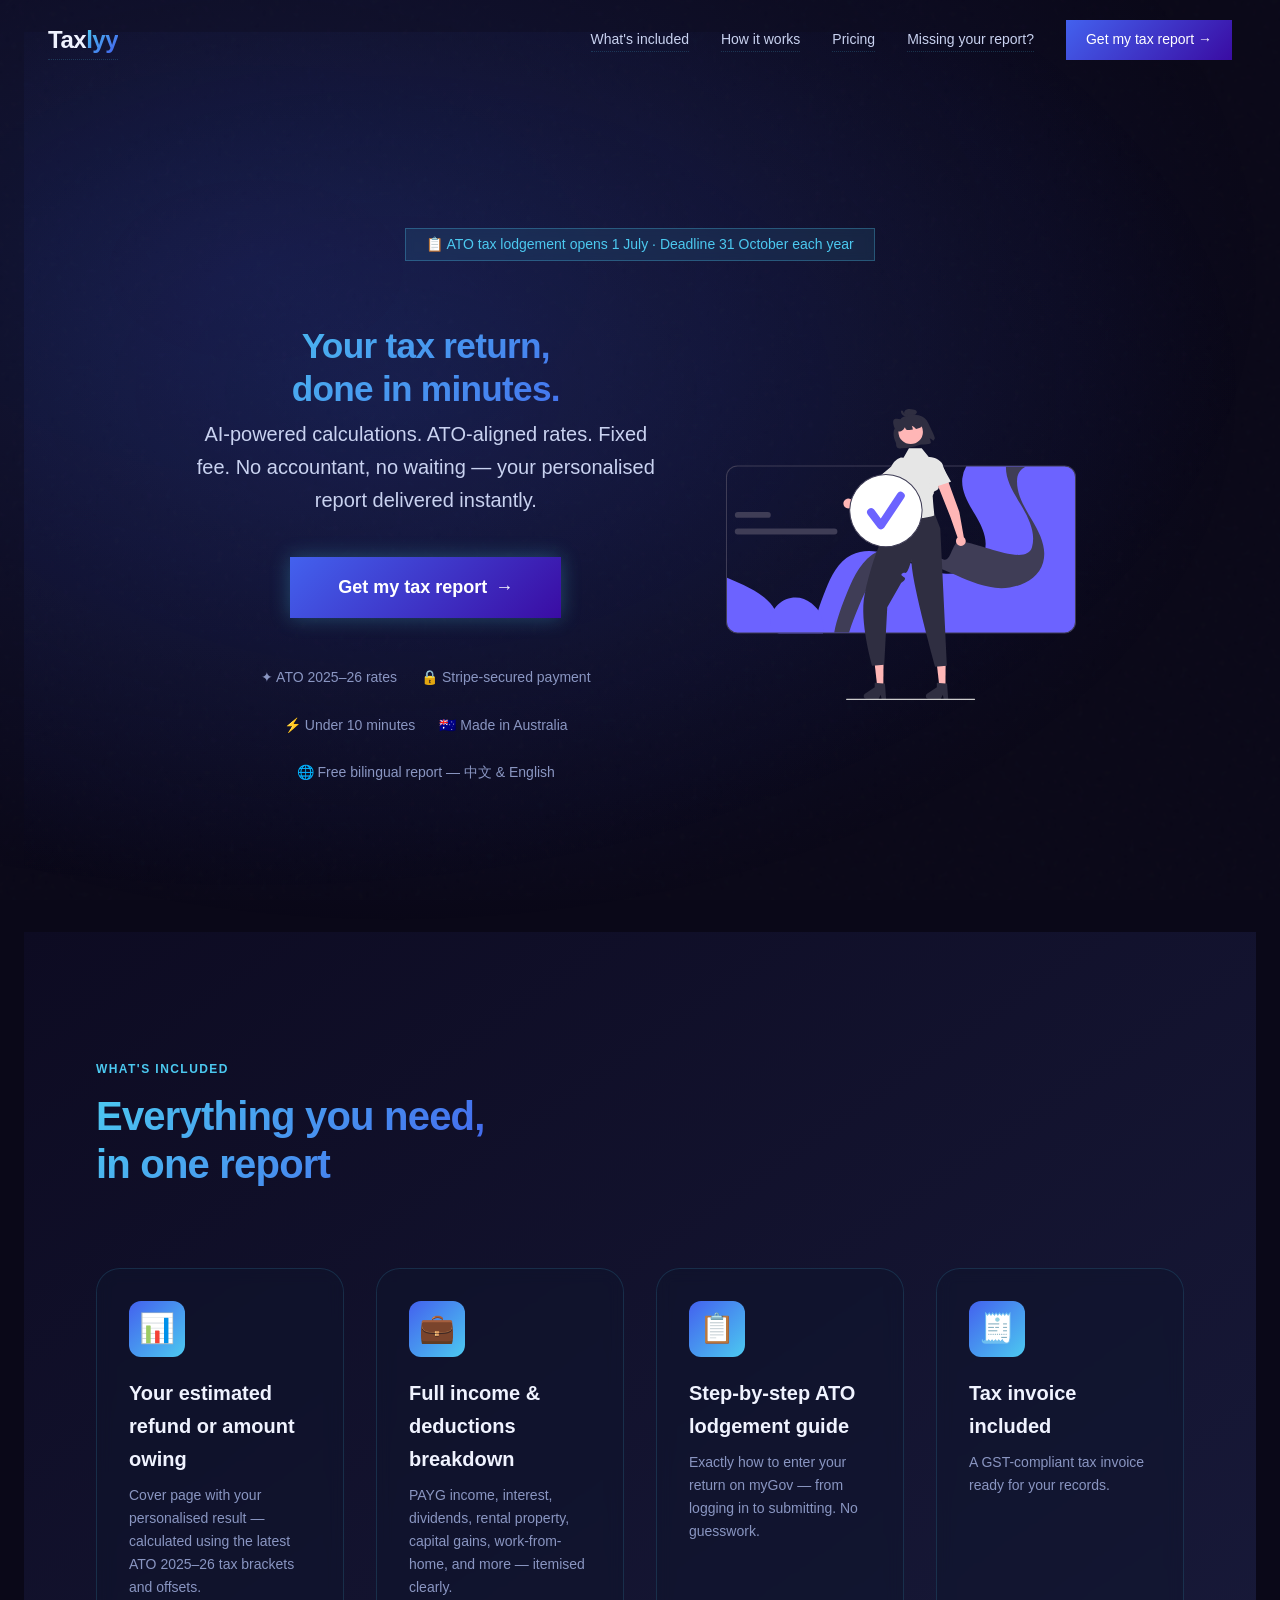
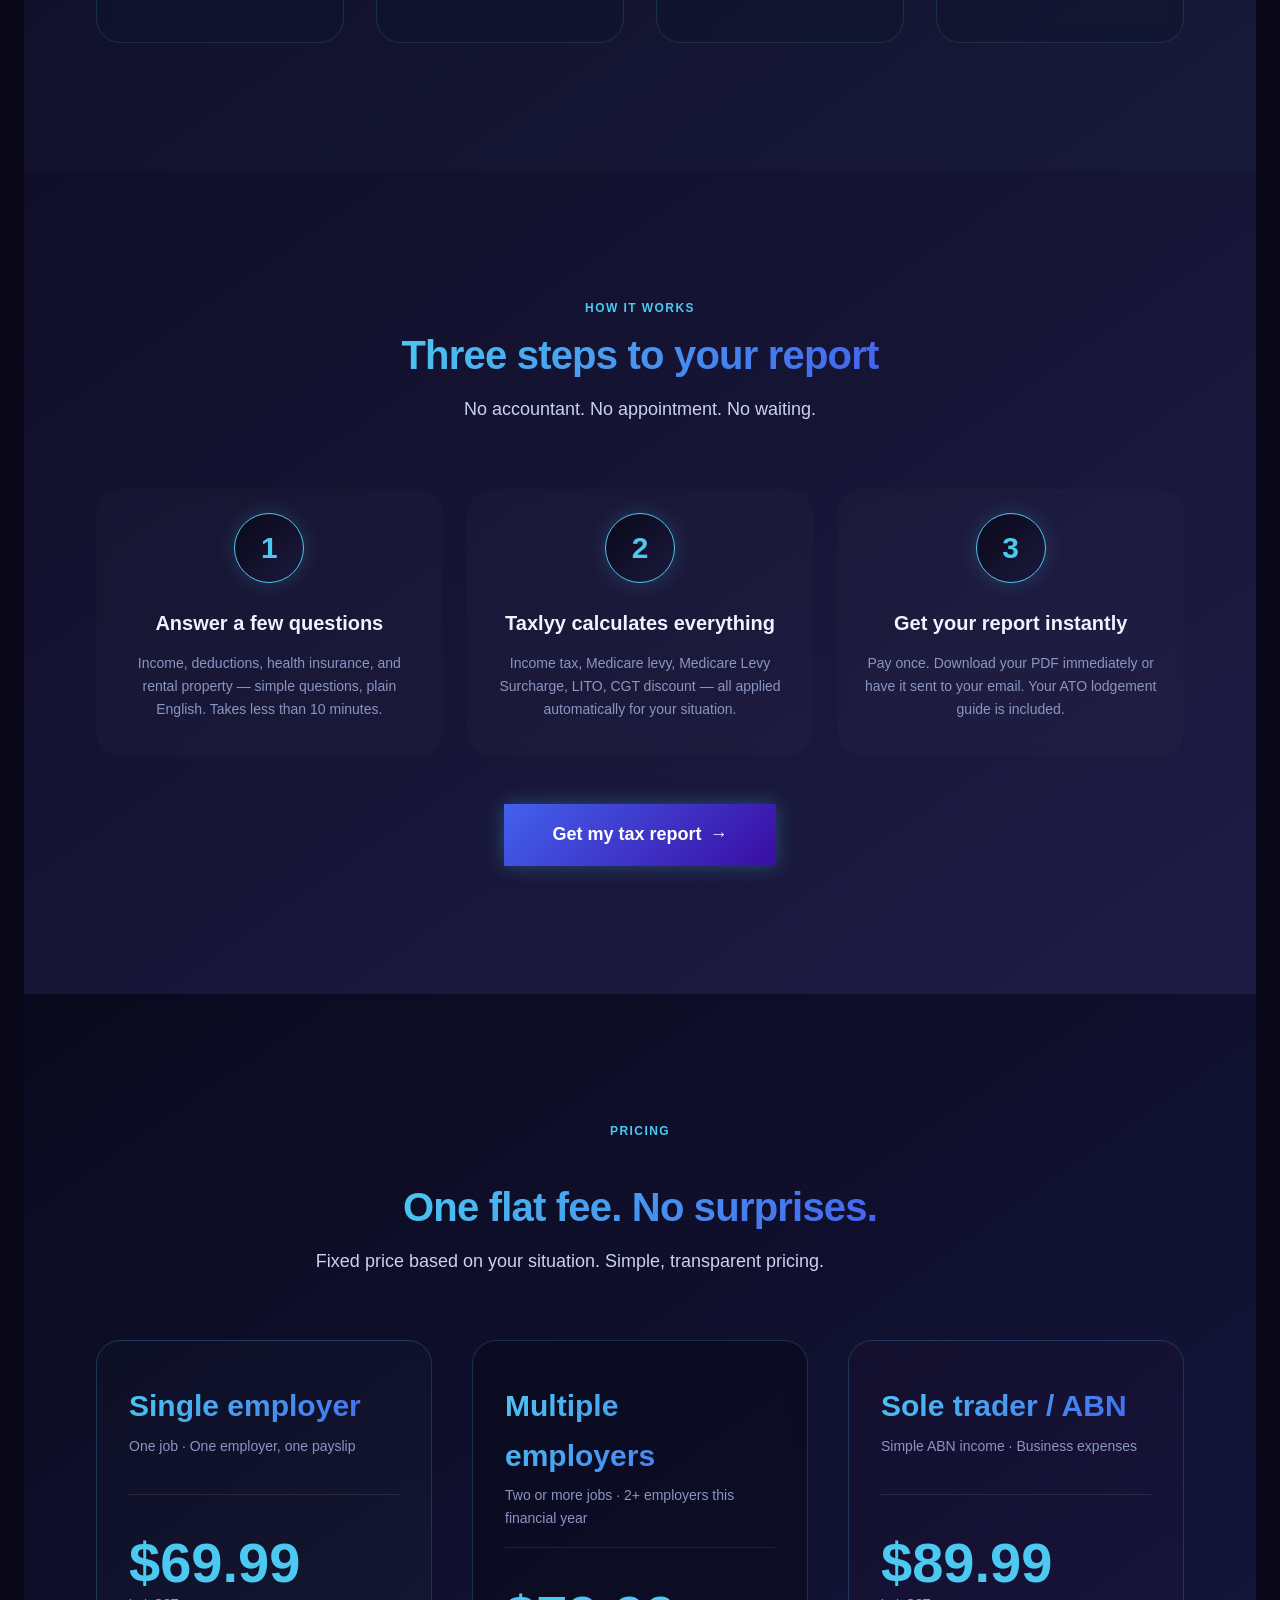
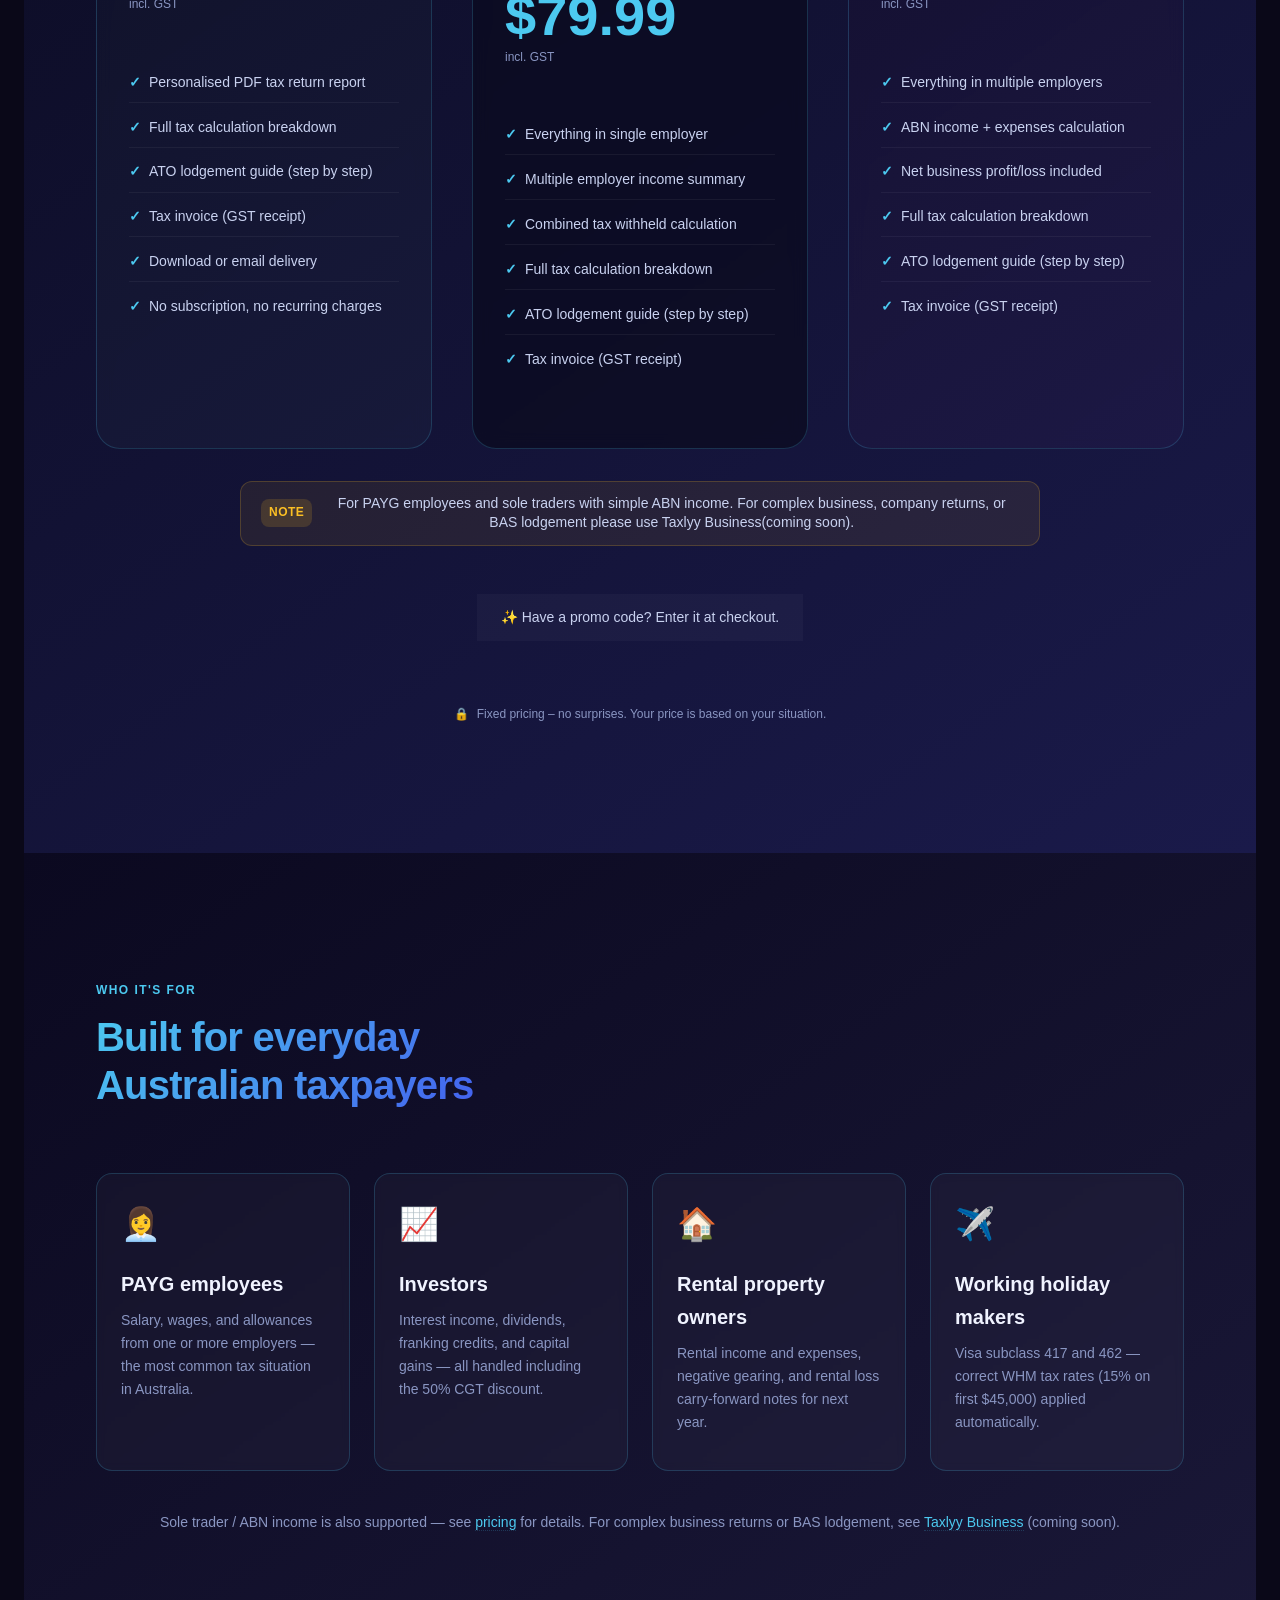
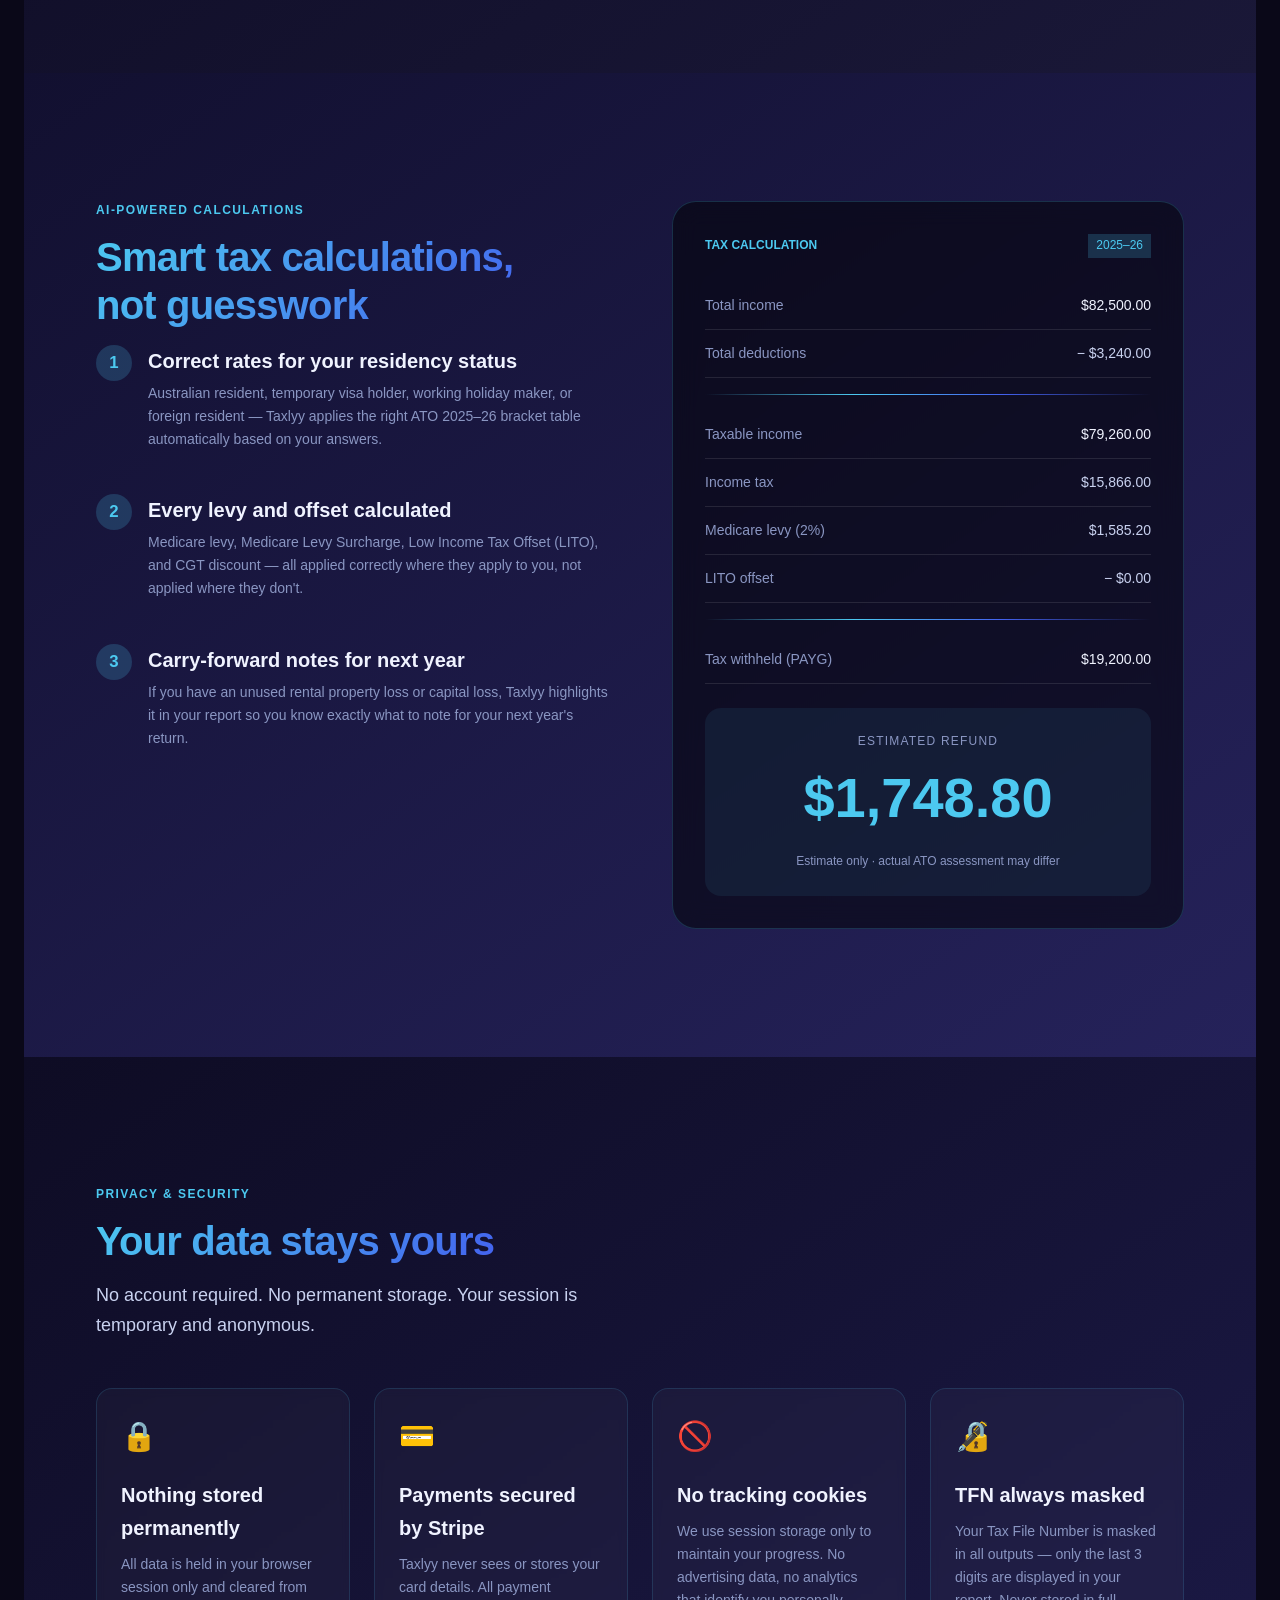
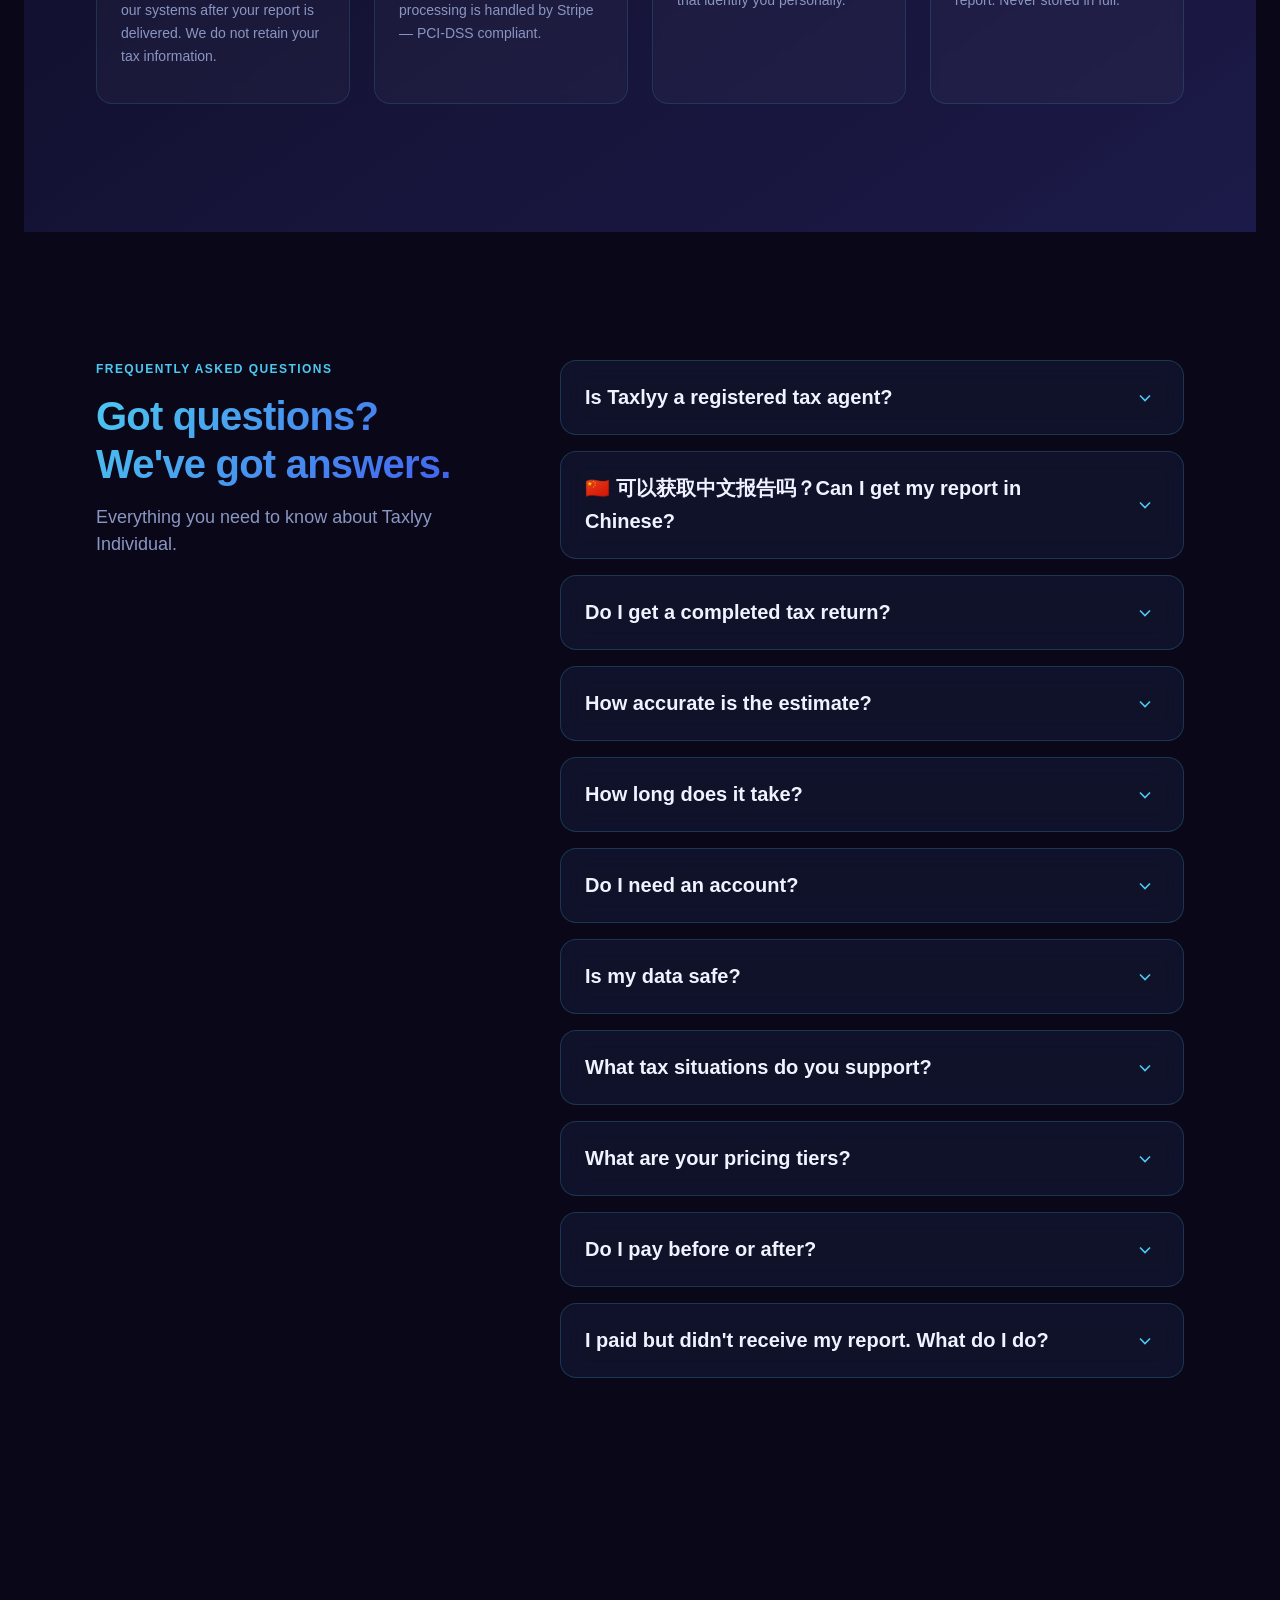
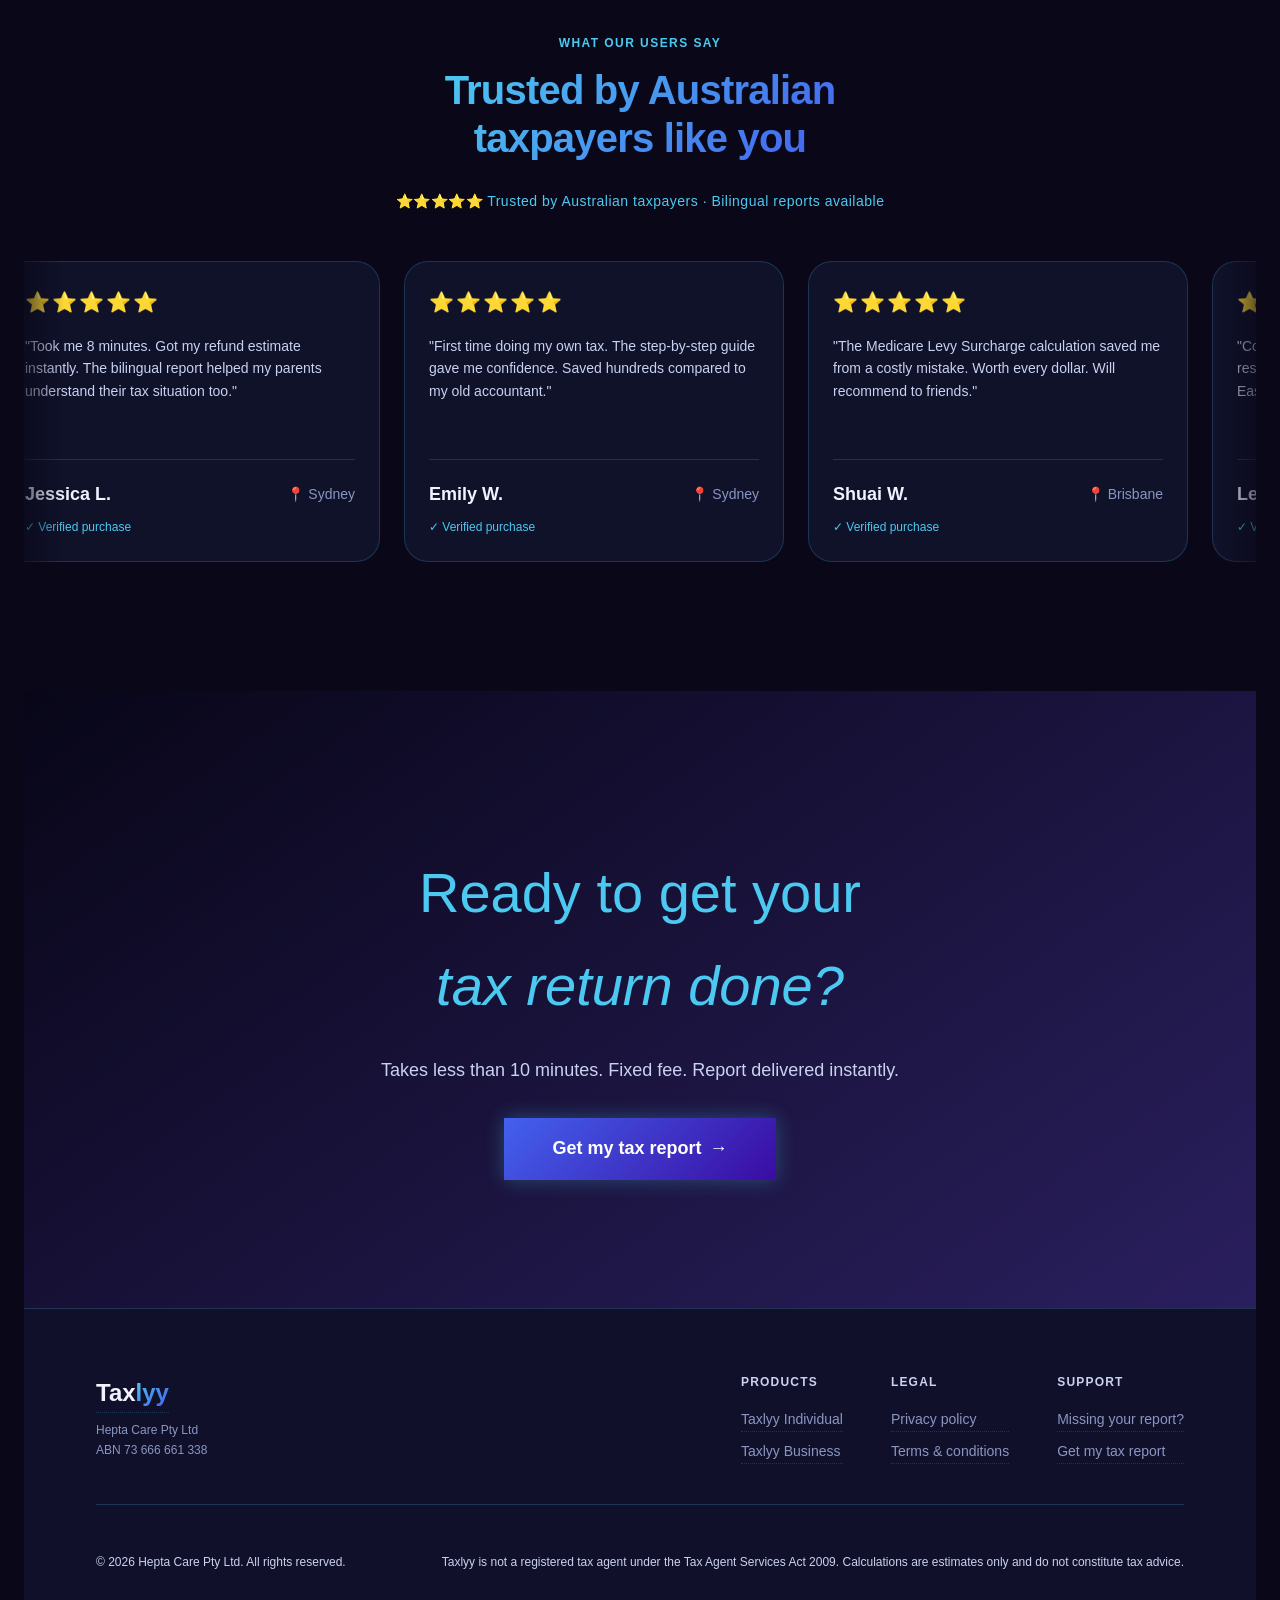
<file: frontend/index.html>
<!DOCTYPE html>
<html lang="en">
<head>
<meta charset="UTF-8">
<meta name="viewport" content="width=device-width, initial-scale=1.0">
<meta name="description" content="Taxlyy Individual — your Australian tax return done in under 10 minutes. AI-powered, ATO-aligned, fixed fee. 2025–26 financial year.">
<title>Taxlyy — Your Tax Return, Done</title>
<link rel="icon" type="image/svg+xml" href="/favicon.svg">
<link rel="stylesheet" href="variables.css">
<link rel="stylesheet" href="styles.css">
<link rel="stylesheet" href="/frontend/legal/legal.css">
</head>
<body>

<!-- NAV -->
<nav id="navbar">
  <a href="/frontend/index.html" class="nav-logo">Tax<span>lyy</span></a>
  <div class="nav-links">
      <a href="#features">What's included</a>
      <a href="#how">How it works</a>
      <a href="#pricing">Pricing</a>
      <a href="/frontend/missing-report/missing-report.html">Missing your report?</a>
      <a href="../individual/index.html" class="nav-cta">Get my tax report →</a>
  </div>
</nav>

<!-- HERO -->
<section id="hero">
  <div class="hero-grid"></div>
  <div class="hero-glow"></div>
  <div class="container">
    <div class="hero-inner">
      <div class="hero-badge">2025–26 financial year · Next deadline 31 October 2026</div>
      <div class="hero-two-columns">
        <div class="hero-left">
          <h1>
              Your tax return,<br>
              done in minutes.
          </h1>
          <p class="hero-sub">AI-powered calculations. ATO-aligned rates. Fixed fee. No accountant, no waiting — your personalised report delivered instantly.</p>
          <div class="hero-cta-group">
            <a href="../individual/index.html" class="btn-primary">
              Get my tax report<span class="arrow">→</span>
            </a>
            <div class="trust-row">
              <span>✦ ATO 2025–26 rates</span>
              <span>🔒 Stripe-secured payment</span>
              <span>⚡ Under 10 minutes</span>
              <span>🇦🇺 Made in Australia</span>
              <span>🌐 Free bilingual report — 中文 & English</span>
            </div>
          </div>
        </div>
        <div class="hero-right">
          <img src="icons/icon-celebration.svg" alt="Tax celebration" class="hero-svg animated-svg">
        </div>
      </div>
    </div>
  </div>
</section>
<div class="section-rule"></div>

<!-- WHAT YOU GET -->
<section id="features">
  <div class="container">
    <div class="features-header reveal">
      <div class="section-label">What's included</div>
      <div class="section-heading">Everything you need,<br>in one report</div>
    </div>
    <div class="features-grid">
      <div class="feature-card reveal reveal-delay-1">
        <div class="feature-icon">📊</div>
        <h3>Your estimated refund or amount owing</h3>
        <p>Cover page with your personalised result — calculated using the latest ATO 2025–26 tax brackets and offsets.</p>
      </div>
      <div class="feature-card reveal reveal-delay-2">
        <div class="feature-icon">💼</div>
        <h3>Full income & deductions breakdown</h3>
        <p>PAYG income, interest, dividends, rental property, capital gains, work-from-home, and more — itemised clearly.</p>
      </div>
      <div class="feature-card reveal reveal-delay-3">
        <div class="feature-icon">📋</div>
        <h3>Step-by-step ATO lodgement guide</h3>
        <p>Exactly how to enter your return on myGov — from logging in to submitting. No guesswork.</p>
      </div>
      <div class="feature-card reveal reveal-delay-4">
        <div class="feature-icon">🧾</div>
        <h3>Tax invoice included</h3>
        <p>A GST-compliant tax invoice ready for your records.</p>
      </div>
    </div>
  </div>
</section>

<!-- HOW IT WORKS -->
<section id="how">
  <div class="container">
    <div class="reveal" style="text-align:center; max-width:520px; margin:0 auto;">
      <div class="section-label">How it works</div>
      <div class="section-heading">Three steps to your report</div>
      <p class="section-sub">No accountant. No appointment. No waiting.</p>
    </div>
    <div class="steps-grid">
      <div class="step reveal reveal-delay-1">
        <div class="step-num">1</div>
        <h3>Answer a few questions</h3>
        <p>Income, deductions, health insurance, and rental property — simple questions, plain English. Takes less than 10 minutes.</p>
      </div>
      <div class="step reveal reveal-delay-2">
        <div class="step-num">2</div>
        <h3>Taxlyy calculates everything</h3>
        <p>Income tax, Medicare levy, Medicare Levy Surcharge, LITO, CGT discount — all applied automatically for your situation.</p>
      </div>
      <div class="step reveal reveal-delay-3">
        <div class="step-num">3</div>
        <h3>Get your report instantly</h3>
        <p>Pay once. Download your PDF immediately or have it sent to your email. Your ATO lodgement guide is included.</p>
      </div>
    </div>
    <div class="how-cta reveal">
      <a href="../individual/index.html" class="btn-primary">
        Get my tax report<span class="arrow">→</span>
      </a>
    </div>
  </div>
</section>

<!-- PRICING -->
<section id="pricing" class="reveal">
  <div class="container">
    <div class="pricing-header">
      <div class="section-label">PRICING</div>
      <h2 class="section-heading">One flat fee. No surprises.</h2>
      <p class="section-sub">Fixed price based on your situation. Simple, transparent pricing.</p>
    </div>
    
    <div class="pricing-grid">
      <!-- Single employer card -->
      <div class="price-card">
        <div class="price-title">Single employer</div>
        <div class="price-sub">One job · One employer, one payslip</div>
        <div class="price-divider"></div>
        <div class="price-amount">$69.99</div>
        <div class="price-gst">incl. GST</div>
        <ul class="price-features">
          <li>Personalised PDF tax return report</li>
          <li>Full tax calculation breakdown</li>
          <li>ATO lodgement guide (step by step)</li>
          <li>Tax invoice (GST receipt)</li>
          <li>Download or email delivery</li>
          <li>No subscription, no recurring charges</li>
        </ul>
      </div>
      
      <!-- Multiple employers card -->
      <div class="price-card">
        <div class="price-title">Multiple employers</div>
        <div class="price-sub">Two or more jobs · 2+ employers this financial year</div>
        <div class="price-divider"></div>
        <div class="price-amount">$79.99</div>
        <div class="price-gst">incl. GST</div>
        <ul class="price-features">
          <li>Everything in single employer</li>
          <li>Multiple employer income summary</li>
          <li>Combined tax withheld calculation</li>
          <li>Full tax calculation breakdown</li>
          <li>ATO lodgement guide (step by step)</li>
          <li>Tax invoice (GST receipt)</li>
        </ul>
      </div>
      
      <!-- ABN / Sole trader card -->
      <div class="price-card">
        <div class="price-title">Sole trader / ABN</div>
        <div class="price-sub">Simple ABN income · Business expenses</div>
        <div class="price-divider"></div>
        <div class="price-amount">$89.99</div>
        <div class="price-gst">incl. GST</div>
        <ul class="price-features">
          <li>Everything in multiple employers</li>
          <li>ABN income + expenses calculation</li>
          <li>Net business profit/loss included</li>
          <li>Full tax calculation breakdown</li>
          <li>ATO lodgement guide (step by step)</li>
          <li>Tax invoice (GST receipt)</li>
        </ul>
      </div>
    </div>
    
    <!-- ABN Hint - Separate section below cards -->
    <div class="abn-hint">
      <span class="hint-badge">Note</span>
      <span class="hint-message">For PAYG employees and sole traders with simple ABN income. For complex business, company returns, or BAS lodgement please use Taxlyy Business(coming soon).</span>
    </div>
    
    <div class="promo-note">✨ Have a promo code? Enter it at checkout.</div>
    <div class="pricing-footnote">
      <span class="lock-icon">🔒</span> Fixed pricing – no surprises. Your price is based on your situation.
    </div>
  </div>
</section>

<!-- WHO IT IS FOR -->
<section id="who">
  <div class="container">
    <div class="reveal">
      <div class="section-label">Who it's for</div>
      <div class="section-heading">Built for everyday<br>Australian taxpayers</div>
    </div>
    <div class="who-grid">
      <div class="who-card reveal reveal-delay-1">
        <div class="who-card-icon">👩‍💼</div>
        <h3>PAYG employees</h3>
        <p>Salary, wages, and allowances from one or more employers — the most common tax situation in Australia.</p>
      </div>
      <div class="who-card reveal reveal-delay-2">
        <div class="who-card-icon">📈</div>
        <h3>Investors</h3>
        <p>Interest income, dividends, franking credits, and capital gains — all handled including the 50% CGT discount.</p>
      </div>
      <div class="who-card reveal reveal-delay-3">
        <div class="who-card-icon">🏠</div>
        <h3>Rental property owners</h3>
        <p>Rental income and expenses, negative gearing, and rental loss carry-forward notes for next year.</p>
      </div>
      <div class="who-card reveal reveal-delay-4">
        <div class="who-card-icon">✈️</div>
        <h3>Working holiday makers</h3>
        <p>Visa subclass 417 and 462 — correct WHM tax rates (15% on first $45,000) applied automatically.</p>
      </div>
    </div>
    <p class="who-note reveal">Sole trader / ABN income is also supported — see <a href="#pricing">pricing</a> for details. For complex business returns or BAS lodgement, see <a href="../business/business.html">Taxlyy Business</a> (coming soon).</p>
  </div>
</section>

<!-- AI POWERED -->
<section id="ai">
  <div class="container">
    <div class="ai-grid">
      <div>
        <div class="reveal">
          <div class="section-label">AI-powered calculations</div>
          <div class="section-heading">Smart tax calculations,<br>not guesswork</div>
        </div>
        <div class="ai-points">
          <div class="ai-point reveal reveal-delay-1">
            <div class="ai-point-num">1</div>
            <div>
              <h4>Correct rates for your residency status</h4>
              <p>Australian resident, temporary visa holder, working holiday maker, or foreign resident — Taxlyy applies the right ATO 2025–26 bracket table automatically based on your answers.</p>
            </div>
          </div>
          <div class="ai-point reveal reveal-delay-2">
            <div class="ai-point-num">2</div>
            <div>
              <h4>Every levy and offset calculated</h4>
              <p>Medicare levy, Medicare Levy Surcharge, Low Income Tax Offset (LITO), and CGT discount — all applied correctly where they apply to you, not applied where they don't.</p>
            </div>
          </div>
          <div class="ai-point reveal reveal-delay-3">
            <div class="ai-point-num">3</div>
            <div>
              <h4>Carry-forward notes for next year</h4>
              <p>If you have an unused rental property loss or capital loss, Taxlyy highlights it in your report so you know exactly what to note for your next year's return.</p>
            </div>
          </div>
        </div>
      </div>
      <div class="ai-visual reveal reveal-delay-2">
        <div class="calc-header">
          <div class="calc-title">Tax calculation</div>
          <div class="calc-badge">2025–26</div>
        </div>
        <div class="calc-row">
          <span class="label">Total income</span>
          <span class="value">$82,500.00</span>
        </div>
        <div class="calc-row">
          <span class="label">Total deductions</span>
          <span class="value deduct">− $3,240.00</span>
        </div>
        <div class="calc-divider"></div>
        <div class="calc-row">
          <span class="label">Taxable income</span>
          <span class="value">$79,260.00</span>
        </div>
        <div class="calc-row">
          <span class="label">Income tax</span>
          <span class="value deduct">$15,866.00</span>
        </div>
        <div class="calc-row">
          <span class="label">Medicare levy (2%)</span>
          <span class="value deduct">$1,585.20</span>
        </div>
        <div class="calc-row">
          <span class="label">LITO offset</span>
          <span class="value deduct">− $0.00</span>
        </div>
        <div class="calc-divider"></div>
        <div class="calc-row">
          <span class="label">Tax withheld (PAYG)</span>
          <span class="value">$19,200.00</span>
        </div>
        <div class="calc-result">
          <div class="result-label">Estimated refund</div>
          <div class="result-amount">$1,748.80</div>
          <div class="result-sub">Estimate only · actual ATO assessment may differ</div>
        </div>
      </div>
    </div>
  </div>
</section>

<!-- PRIVACY -->
<section id="privacy">
  <div class="container">
    <div class="reveal" style="max-width:520px;">
      <div class="section-label">Privacy & security</div>
      <div class="section-heading">Your data stays yours</div>
      <p class="section-sub dark">No account required. No permanent storage. Your session is temporary and anonymous.</p>
    </div>
    <div class="privacy-grid">
      <div class="privacy-card reveal reveal-delay-1">
        <div class="privacy-card-icon">🔒</div>
        <h3>Nothing stored permanently</h3>
        <p>All data is held in your browser session only and cleared from our systems after your report is delivered. We do not retain your tax information.</p>
      </div>
      <div class="privacy-card reveal reveal-delay-2">
        <div class="privacy-card-icon">💳</div>
        <h3>Payments secured by Stripe</h3>
        <p>Taxlyy never sees or stores your card details. All payment processing is handled by Stripe — PCI-DSS compliant.</p>
      </div>
      <div class="privacy-card reveal reveal-delay-3">
        <div class="privacy-card-icon">🚫</div>
        <h3>No tracking cookies</h3>
        <p>We use session storage only to maintain your progress. No advertising data, no analytics that identify you personally.</p>
      </div>
      <div class="privacy-card reveal reveal-delay-4">
        <div class="privacy-card-icon">🔏</div>
        <h3>TFN always masked</h3>
        <p>Your Tax File Number is masked in all outputs — only the last 3 digits are displayed in your report. Never stored in full.</p>
      </div>
    </div>
  </div>
</section>

<!-- FAQ SECTION - Two column layout matching "Who It's For" -->
<section id="faq">
  <div class="container">
    <div class="faq-container">
      <div class="faq-left reveal">
        <div class="section-label">Frequently asked questions</div>
        <div class="section-heading">Got questions?<br>We've got answers.</div>
        <p class="faq-sub">Everything you need to know about Taxlyy Individual.</p>
      </div>
      
      <div class="faq-right">
        <!-- FAQ Item 1 -->
        <div class="faq-item reveal reveal-delay-1">
          <div class="faq-question">
            <span>Is Taxlyy a registered tax agent?</span>
            <button class="faq-toggle" aria-label="Expand answer">
              <svg width="20" height="20" viewBox="0 0 24 24" fill="none" stroke="currentColor" stroke-width="2">
                <polyline points="6 9 12 15 18 9"></polyline>
              </svg>
            </button>
          </div>
          <div class="faq-answer">
            <p>No. Taxlyy is <strong>not a registered tax agent</strong> under the Tax Agent Services Act 2009. We provide an <strong>estimate report and lodgement guide</strong> — you still need to enter the numbers into myGov yourself. Think of us as your calculation assistant, not your tax agent.</p>
          </div>
        </div>

        <!-- FAQ Item 2 - Bilingual Feature -->
        <div class="faq-item reveal reveal-delay-2">
          <div class="faq-question">
            <span>🇨🇳 可以获取中文报告吗？Can I get my report in Chinese?</span>
            <button class="faq-toggle" aria-label="Expand answer">
              <svg width="20" height="20" viewBox="0 0 24 24" fill="none" stroke="currentColor" stroke-width="2">
                <polyline points="6 9 12 15 18 9"></polyline>
              </svg>
            </button>
          </div>
          <div class="faq-answer">
            <p><strong>是的！Taxlyy 提供免费的双语报告（英文 + 中文）。</strong> 您可以在结账时选择偏好语言。报告中的所有内容都将以英文和中文显示。专为普通话用户设计，让您完全理解您的税务估算。</p>
            <p><strong>Yes! Taxlyy provides a free bilingual report in English and Chinese (中文).</strong> Select your preferred language at checkout. Everything in your report will be shown in both languages. Perfect for Mandarin-speaking users.</p>
          </div>
        </div>

        <!-- FAQ Item 3 -->
        <div class="faq-item reveal reveal-delay-3">
          <div class="faq-question">
            <span>Do I get a completed tax return?</span>
            <button class="faq-toggle" aria-label="Expand answer">
              <svg width="20" height="20" viewBox="0 0 24 24" fill="none" stroke="currentColor" stroke-width="2">
                <polyline points="6 9 12 15 18 9"></polyline>
              </svg>
            </button>
          </div>
          <div class="faq-answer">
            <p>No. You get a <strong>personalised PDF report</strong> with your refund estimate and a <strong>step-by-step ATO lodgement guide</strong> showing exactly what numbers to enter into myGov. You still need to lodge through myGov yourself — but with our guide, it takes less than 5 minutes.</p>
          </div>
        </div>

        <!-- FAQ Item 4 -->
        <div class="faq-item reveal reveal-delay-4">
          <div class="faq-question">
            <span>How accurate is the estimate?</span>
            <button class="faq-toggle" aria-label="Expand answer">
              <svg width="20" height="20" viewBox="0 0 24 24" fill="none" stroke="currentColor" stroke-width="2">
                <polyline points="6 9 12 15 18 9"></polyline>
              </svg>
            </button>
          </div>
          <div class="faq-answer">
            <p>As accurate as the information you provide. Taxlyy applies the <strong>official ATO 2025–26 tax brackets, Medicare levy (2%), Medicare Levy Surcharge, Low Income Tax Offset (LITO), and CGT discount</strong> based on your answers. The final assessment is always made by the ATO.</p>
          </div>
        </div>

        <!-- FAQ Item 5 -->
        <div class="faq-item reveal reveal-delay-5">
          <div class="faq-question">
            <span>How long does it take?</span>
            <button class="faq-toggle" aria-label="Expand answer">
              <svg width="20" height="20" viewBox="0 0 24 24" fill="none" stroke="currentColor" stroke-width="2">
                <polyline points="6 9 12 15 18 9"></polyline>
              </svg>
            </button>
          </div>
          <div class="faq-answer">
            <p><strong>Under 10 minutes</strong> to answer all the questions. Your report is delivered <strong>instantly after payment</strong> — no waiting, no appointment needed.</p>
          </div>
        </div>

        <!-- FAQ Item 6 -->
        <div class="faq-item reveal reveal-delay-6">
          <div class="faq-question">
            <span>Do I need an account?</span>
            <button class="faq-toggle" aria-label="Expand answer">
              <svg width="20" height="20" viewBox="0 0 24 24" fill="none" stroke="currentColor" stroke-width="2">
                <polyline points="6 9 12 15 18 9"></polyline>
              </svg>
            </button>
          </div>
          <div class="faq-answer">
            <p><strong>No account required.</strong> Your session is temporary and anonymous. No sign-up, no password to remember, no email verification. Just answer, pay, and download.</p>
          </div>
        </div>

        <!-- FAQ Item 7 -->
        <div class="faq-item reveal reveal-delay-7">
          <div class="faq-question">
            <span>Is my data safe?</span>
            <button class="faq-toggle" aria-label="Expand answer">
              <svg width="20" height="20" viewBox="0 0 24 24" fill="none" stroke="currentColor" stroke-width="2">
                <polyline points="6 9 12 15 18 9"></polyline>
              </svg>
            </button>
          </div>
          <div class="faq-answer">
            <p><strong>No permanent storage.</strong> All data stays in your browser session and is cleared after your report is delivered. We do not retain your tax information. Your TFN is always masked — only the last 3 digits are shown. Payments are secured by Stripe.</p>
          </div>
        </div>

        <!-- FAQ Item 8 -->
        <div class="faq-item reveal reveal-delay-8">
            <div class="faq-question">
                <span>What tax situations do you support?</span>
                <button class="faq-toggle" aria-label="Expand answer">
                    <svg width="20" height="20" viewBox="0 0 24 24" fill="none" stroke="currentColor" stroke-width="2">
                        <polyline points="6 9 12 15 18 9"></polyline>
                    </svg>
                </button>
            </div>
            <div class="faq-answer">
                <p><strong>Supported:</strong> PAYG income (single or multiple employers), interest income, dividends & franking credits, rental property income & expenses, capital gains (with 50% CGT discount), work-from-home deductions, Medicare Levy, Medicare Levy Surcharge (MLS), Low Income Tax Offset (LITO), working holiday makers, and <strong>simple ABN sole trader income</strong> (business expenses).</p>
                <p><strong>Not supported:</strong> Complex business structures (partnerships, trusts, companies), BAS/GST lodgement, or complex business income. For these, please use Taxlyy Business (coming soon).</p>
            </div>
        </div>

        <!-- FAQ Item 9 -->
        <div class="faq-item reveal reveal-delay-9">
            <div class="faq-question">
                <span>What are your pricing tiers?</span>
                <button class="faq-toggle" aria-label="Expand answer">
                    <svg width="20" height="20" viewBox="0 0 24 24" fill="none" stroke="currentColor" stroke-width="2">
                        <polyline points="6 9 12 15 18 9"></polyline>
                    </svg>
                </button>
            </div>
            <div class="faq-answer">
                <p><strong>Three pricing tiers based on your situation:</strong></p>
                <ul>
                    <li><strong>$69.99</strong> – Single employer (PAYG only, one job)</li>
                    <li><strong>$79.99</strong> – Multiple employers (PAYG only, two or more jobs)</li>
                    <li><strong>$89.99</strong> – ABN / Sole trader (includes ABN income & business expenses)</li>
                </ul>
                <p>Fixed fee, no surprises, no subscription. Your price is determined by your answers during the session.</p>
            </div>
        </div>

        <!-- FAQ Item 10 -->
        <div class="faq-item reveal reveal-delay-10">
          <div class="faq-question">
            <span>Do I pay before or after?</span>
            <button class="faq-toggle" aria-label="Expand answer">
              <svg width="20" height="20" viewBox="0 0 24 24" fill="none" stroke="currentColor" stroke-width="2">
                <polyline points="6 9 12 15 18 9"></polyline>
              </svg>
            </button>
          </div>
          <div class="faq-answer">
            <p>You answer all the questions first, then <strong>pay to unlock your report</strong>. Your report is delivered instantly after payment.</p>
          </div>
        </div>

        <div class="faq-item reveal reveal-delay-11">
            <div class="faq-question">
                <span>I paid but didn't receive my report. What do I do?</span>
                <button class="faq-toggle" aria-label="Expand answer">
                    <svg width="20" height="20" viewBox="0 0 24 24" fill="none" stroke="currentColor" stroke-width="2">
                        <polyline points="6 9 12 15 18 9"></polyline>
                    </svg>
                </button>
            </div>
            <div class="faq-answer">
                <p>Don't worry! Visit our <a href="/frontend/missing-report/missing-report.html">Missing Report page</a>, enter the email you used at checkout, and we'll resend your download link immediately.</p>
            </div>
        </div>
      </div>
    </div>
  </div>
</section>


<!-- TESTIMONIAL SECTION - Auto Running Marquee -->
<section id="testimonials">
  <div class="container">
    <div class="testimonials-header reveal">
      <div class="section-label">What our users say</div>
      <div class="section-heading">Trusted by Australian<br>taxpayers like you</div>
      <p class="testimonials-sub">⭐⭐⭐⭐⭐ Trusted by Australian taxpayers · Bilingual reports available</p>
    </div>

    <div class="marquee-wrapper">
      <div class="marquee-track-container">
        <div class="marquee-track" id="marqueeTrack">
          <!-- Card 1 - Sydney -->
          <div class="testimonial-card">
            <div class="testimonial-stars">⭐⭐⭐⭐⭐</div>
            <p class="testimonial-quote">"Took me 8 minutes. Got my refund estimate instantly. The bilingual report helped my parents understand their tax situation too."</p>
            <div class="testimonial-author">
              <div class="author-name-line">
                <span class="author-name">Jessica L.</span>
                <span class="author-location">📍 Sydney</span>
              </div>
              <div class="author-verified">✓ Verified purchase</div>
            </div>
          </div>

          <!-- Card 2 - Sydney -->
          <div class="testimonial-card">
            <div class="testimonial-stars">⭐⭐⭐⭐⭐</div>
            <p class="testimonial-quote">"First time doing my own tax. The step-by-step guide gave me confidence. Saved hundreds compared to my old accountant."</p>
            <div class="testimonial-author">
              <div class="author-name-line">
                <span class="author-name">Emily W.</span>
                <span class="author-location">📍 Sydney</span>
              </div>
              <div class="author-verified">✓ Verified purchase</div>
            </div>
          </div>

          <!-- Card 3 - Brisbane -->
          <div class="testimonial-card">
            <div class="testimonial-stars">⭐⭐⭐⭐⭐</div>
            <p class="testimonial-quote">"The Medicare Levy Surcharge calculation saved me from a costly mistake. Worth every dollar. Will recommend to friends."</p>
            <div class="testimonial-author">
              <div class="author-name-line">
                <span class="author-name">Shuai W.</span>
                <span class="author-location">📍 Brisbane</span>
              </div>
              <div class="author-verified">✓ Verified purchase</div>
            </div>
          </div>

          <!-- Card 4 - Perth -->
          <div class="testimonial-card">
            <div class="testimonial-stars">⭐⭐⭐⭐⭐</div>
            <p class="testimonial-quote">"Coming from overseas, I wasn't sure about residency tax rates. Taxlyy made it crystal clear. Easy process, instant report."</p>
            <div class="testimonial-author">
              <div class="author-name-line">
                <span class="author-name">Lee H.</span>
                <span class="author-location">📍 Perth</span>
              </div>
              <div class="author-verified">✓ Verified purchase</div>
            </div>
          </div>

          <!-- Card 5 - Melbourne -->
          <div class="testimonial-card">
            <div class="testimonial-stars">⭐⭐⭐⭐⭐</div>
            <p class="testimonial-quote">"Saved me from paying $350 to an accountant. The lodgement guide made myGov so easy. Will definitely use again next year!"</p>
            <div class="testimonial-author">
              <div class="author-name-line">
                <span class="author-name">Sarah M.</span>
                <span class="author-location">📍 Melbourne</span>
              </div>
              <div class="author-verified">✓ Verified purchase</div>
            </div>
          </div>

          <!-- Card 6 - Melbourne -->
          <div class="testimonial-card">
            <div class="testimonial-stars">⭐⭐⭐⭐⭐</div>
            <p class="testimonial-quote">"Had rental property income and shares. Taxlyy calculated everything perfectly including the 50% CGT discount. Spot on estimate."</p>
            <div class="testimonial-author">
              <div class="author-name-line">
                <span class="author-name">Daniel K.</span>
                <span class="author-location">📍 Melbourne</span>
              </div>
              <div class="author-verified">✓ Verified purchase</div>
            </div>
          </div>

          <!-- Card 7 - Adelaide -->
          <div class="testimonial-card">
            <div class="testimonial-stars">⭐⭐⭐⭐⭐</div>
            <p class="testimonial-quote">"Work-from-home deductions plus multiple employers. Taxlyy handled both perfectly. The PDF report is professional and clear."</p>
            <div class="testimonial-author">
              <div class="author-name-line">
                <span class="author-name">Rebecca T.</span>
                <span class="author-location">📍 Adelaide</span>
              </div>
              <div class="author-verified">✓ Verified purchase</div>
            </div>
          </div>
        </div>
      </div>
    </div>
  </div>
</section>

<!-- FINAL CTA -->
<section id="final-cta">
  <div class="container">
    <div class="final-cta-inner">
      <h2>Ready to get your<br><em>tax return done?</em></h2>
      <p>Takes less than 10 minutes. Fixed fee. Report delivered instantly.</p>
      <a href="../individual/index.html" class="btn-primary">
        Get my tax report <span class="arrow">→</span>
      </a>
    </div>
  </div>
</section>

<!-- FOOTER -->
<footer>
  <div class="container">
    <div class="footer-top">
      <div class="footer-brand">
        <a href="/" class="footer-logo">Tax<span>lyy</span></a>
        <p>Hepta Care Pty Ltd<br>ABN 73 666 661 338</p>
      </div>
      <div class="footer-links">
        <div class="footer-col">
          <h4>Products</h4>
          <a href="../individual/index.html">Taxlyy Individual</a>
          <a href="../business/business.html">Taxlyy Business</a>
        </div>
        <div class="footer-col">
          <h4>Legal</h4>
          <a href="/frontend/legal/privacy.html">Privacy policy</a>
          <a href="/frontend/legal/terms.html">Terms & conditions</a>
        </div>
       <div class="footer-col">
          <h4>Support</h4>
          <a href="/frontend/missing-report/missing-report.html">Missing your report?</a>
          <a href="/individual/index.html">Get my tax report</a>
      </div>
      </div>
    </div>
    <div class="footer-bottom">
      <p>© 2026 Hepta Care Pty Ltd. All rights reserved.</p>
      <p>Taxlyy is not a registered tax agent under the Tax Agent Services Act 2009. Calculations are estimates only and do not constitute tax advice.</p>
    </div>
  </div>
</footer>

<script src="main.js"></script>
</body>
</html>
</file>
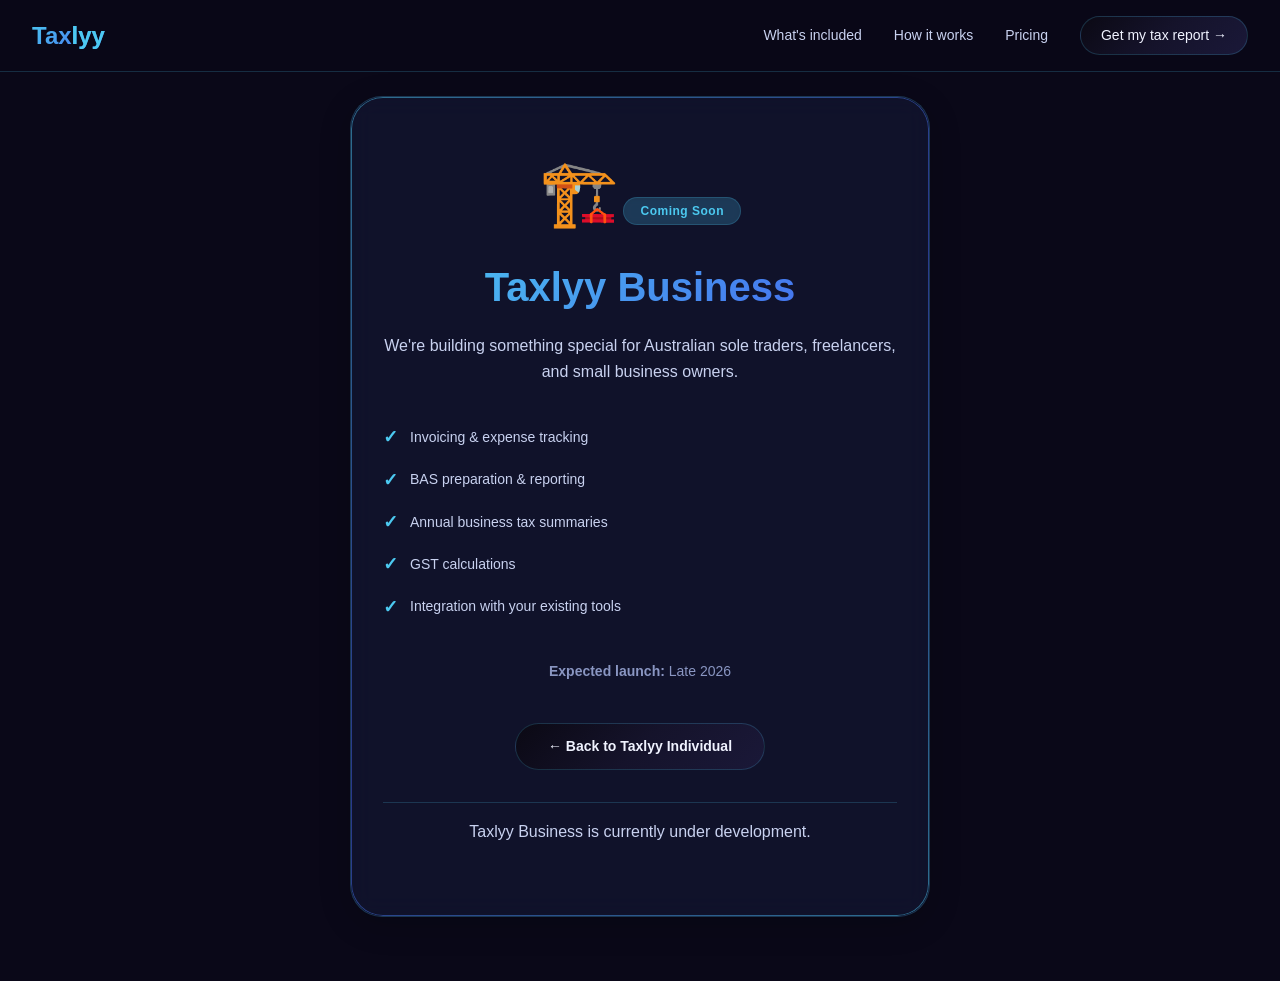
<file: business/business.html>
<!DOCTYPE html>
<html lang="en">
<head>
<meta charset="UTF-8">
<meta name="viewport" content="width=device-width, initial-scale=1.0">
<meta name="description" content="Taxlyy Business — coming soon. Tax solutions for sole traders and small businesses in Australia.">
<title>Taxlyy Business — Coming Soon</title>
<style>
/* ========================================
   TAXLYY BUSINESS - COMING SOON PAGE
   Standalone styles matching brand identity
   ======================================== */

/* Reset & Base */
* {
    margin: 0;
    padding: 0;
    box-sizing: border-box;
}

:root {
    /* Core brand colors */
    --primary: #4361ee;
    --primary-dark: #3a0ca3;
    --primary-light: #7209b7;
    --accent: #4cc9f0;
    --accent-dim: rgba(76, 201, 240, 0.2);
    
    /* Gradients */
    --gradient-dark: linear-gradient(135deg, #0b0914 0%, #15132b 50%, #1a1838 100%);
    --gradient-card-border: linear-gradient(135deg, #4cc9f0, #4361ee, #4cc9f0);
    --gradient-text: linear-gradient(135deg, #4cc9f0, #4361ee);
    
    /* Backgrounds */
    --bg-dark: #0a0818;
    --bg-surface: rgba(20, 25, 55, 0.6);
    --border-glass: rgba(76, 201, 240, 0.2);
    
    /* Text */
    --text-primary: #f0f3ff;
    --text-secondary: #c9d2f0;
    --text-muted: #8a96c2;
    
    /* Spacing */
    --space-1: 0.25rem;
    --space-2: 0.5rem;
    --space-3: 0.75rem;
    --space-4: 1rem;
    --space-6: 1.5rem;
    --space-8: 2rem;
    --space-12: 3rem;
    --space-16: 4rem;
    
    /* Borders */
    --radius-xl: 1rem;
    --radius-2xl: 2rem;
    
    /* Effects */
    --glass-blur: blur(12px);
    --shadow-glass: 0 8px 32px rgba(0, 0, 0, 0.2);
    --shadow-glow: 0 0 20px rgba(76, 201, 240, 0.3);
    
    /* Typography */
    --font-family: 'Inter', -apple-system, 'SF Pro Text', 'Helvetica Neue', sans-serif;
}

body {
    font-family: var(--font-family);
    background: var(--bg-dark);
    color: var(--text-primary);
    line-height: 1.5;
}

/* Navigation */
#navbar {
    position: fixed;
    top: 0;
    left: 0;
    right: 0;
    display: flex;
    justify-content: space-between;
    align-items: center;
    padding: 1rem 2rem;
    background: rgba(10, 8, 24, 0.85);
    backdrop-filter: blur(12px);
    border-bottom: 0.5px solid var(--border-glass);
    z-index: 100;
}

.nav-logo {
    font-size: 1.5rem;
    font-weight: 700;
    text-decoration: none;
    background: var(--gradient-text);
    background-clip: text;
    -webkit-background-clip: text;
    -webkit-text-fill-color: transparent;
}

.nav-logo span {
    background: none;
    -webkit-text-fill-color: var(--accent);
    color: var(--accent);
}

.nav-links {
    display: flex;
    gap: 2rem;
    align-items: center;
}

.nav-links a {
    color: var(--text-secondary);
    text-decoration: none;
    font-size: 0.875rem;
    font-weight: 500;
    transition: color 0.2s;
}

.nav-links a:hover {
    color: var(--accent);
}

.nav-cta {
    background: var(--gradient-dark);
    padding: 0.5rem 1.25rem;
    border-radius: 2rem;
    border: 0.5px solid var(--border-glass);
    color: var(--text-primary) !important;
}

.nav-cta:hover {
    border-color: var(--accent);
    box-shadow: var(--shadow-glow);
}

/* Business Container */
.business-container {
    min-height: 100vh;
    display: flex;
    align-items: center;
    justify-content: center;
    padding: 6rem 2rem 4rem;
    background: var(--bg-dark);
    position: relative;
}

/* Card */
.business-card {
    max-width: 580px;
    margin: 0 auto;
    text-align: center;
    background: var(--bg-surface);
    backdrop-filter: var(--glass-blur);
    border-radius: var(--radius-2xl);
    padding: 3rem 2rem;
    border: 0.5px solid var(--border-glass);
    box-shadow: var(--shadow-glass);
    position: relative;
    z-index: 2;
}

/* Gradient border glow */
.business-card::before {
    content: '';
    position: absolute;
    inset: 0;
    border-radius: var(--radius-2xl);
    padding: 1px;
    background: var(--gradient-card-border);
    -webkit-mask: linear-gradient(#fff 0 0) content-box, linear-gradient(#fff 0 0);
    mask: linear-gradient(#fff 0 0) content-box, linear-gradient(#fff 0 0);
    -webkit-mask-composite: xor;
    mask-composite: exclude;
    opacity: 0.5;
    pointer-events: none;
}

/* Icon */
.business-icon {
    font-size: 4rem;
    margin-bottom: 1rem;
    display: inline-block;
}

/* Heading */
.business-card h1 {
    font-size: 2.5rem;
    margin-bottom: 1rem;
    background: var(--gradient-text);
    background-clip: text;
    -webkit-background-clip: text;
    -webkit-text-fill-color: transparent;
    font-weight: 700;
}

/* Coming Soon Badge */
.coming-badge {
    display: inline-block;
    background: var(--accent-dim);
    padding: 0.25rem 1rem;
    border-radius: 2rem;
    font-size: 0.75rem;
    font-weight: 600;
    color: var(--accent);
    margin-bottom: 1.5rem;
    letter-spacing: 0.5px;
    backdrop-filter: blur(4px);
    border: 0.5px solid var(--border-glass);
}

/* Description text */
.business-card p {
    color: var(--text-secondary);
    line-height: 1.6;
    margin-bottom: 1.5rem;
    font-size: 1rem;
}

/* Feature List */
.feature-list {
    text-align: left;
    margin: 2rem 0;
    padding: 0;
    list-style: none;
}

.feature-list li {
    padding: 0.5rem 0;
    display: flex;
    align-items: center;
    gap: 0.75rem;
    color: var(--text-secondary);
    font-size: 0.875rem;
}

.feature-list li::before {
    content: "✓";
    color: var(--accent);
    font-weight: 700;
    font-size: 1.1rem;
}

/* Back Button */
.btn-back {
    display: inline-flex;
    align-items: center;
    gap: 0.5rem;
    background: var(--gradient-dark);
    color: var(--text-primary);
    padding: 0.75rem 2rem;
    border-radius: 2rem;
    text-decoration: none;
    font-weight: 600;
    font-size: 0.875rem;
    transition: all 0.2s;
    border: 0.5px solid var(--border-glass);
    margin-top: 1rem;
}

.btn-back:hover {
    transform: translateY(-2px);
    box-shadow: var(--shadow-glow);
    border-color: var(--accent);
}

/* Footer note */
.construction-note {
    font-size: 0.75rem;
    color: var(--text-muted);
    margin-top: 2rem;
    padding-top: 1rem;
    border-top: 0.5px solid var(--border-glass);
}

/* Responsive */
@media (max-width: 768px) {
    .nav-links {
        gap: 1rem;
    }
    
    .nav-links a:not(.nav-cta) {
        display: none;
    }
    
    .business-card {
        padding: 2rem 1.5rem;
    }
    
    .business-card h1 {
        font-size: 2rem;
    }
    
    .business-icon {
        font-size: 3rem;
    }
    
    .feature-list li {
        font-size: 0.8rem;
    }
}

@media (max-width: 480px) {
    #navbar {
        padding: 0.75rem 1rem;
    }
    
    .nav-logo {
        font-size: 1.25rem;
    }
    
    .nav-cta {
        padding: 0.4rem 1rem;
        font-size: 0.8rem;
    }
    
    .business-container {
        padding: 5rem 1rem 3rem;
    }
}
</style>
</head>
<body>

<!-- Navigation -->
<nav id="navbar">
  <a href="/" class="nav-logo">Tax<span>lyy</span></a>
  <div class="nav-links">
    <a href="/#features">What's included</a>
    <a href="/#how">How it works</a>
    <a href="/#pricing">Pricing</a>
    <a href="../individual/index.html" class="nav-cta">Get my tax report →</a>
  </div>
</nav>

<!-- Business Coming Soon Content -->
<section class="business-container">
  <div class="business-card">
    <div class="business-icon">
      🏗️
    </div>
    <div class="coming-badge">Coming Soon</div>
    <h1>Taxlyy Business</h1>
    <p>We're building something special for Australian sole traders, freelancers, and small business owners.</p>
    
    <div class="feature-list">
      <li>Invoicing & expense tracking</li>
      <li>BAS preparation & reporting</li>
      <li>Annual business tax summaries</li>
      <li>GST calculations</li>
      <li>Integration with your existing tools</li>
    </div>
    
    <p style="font-size: 0.875rem; margin-top: 1rem; color: var(--text-muted);">
      <strong>Expected launch:</strong> Late 2026
    </p>
    
    <a href="../index.html" class="btn-back">
      ← Back to Taxlyy Individual
    </a>
    
    <p class="construction-note">
      Taxlyy Business is currently under development.
    </p>
  </div>
</section>

</body>
</html>
</file>
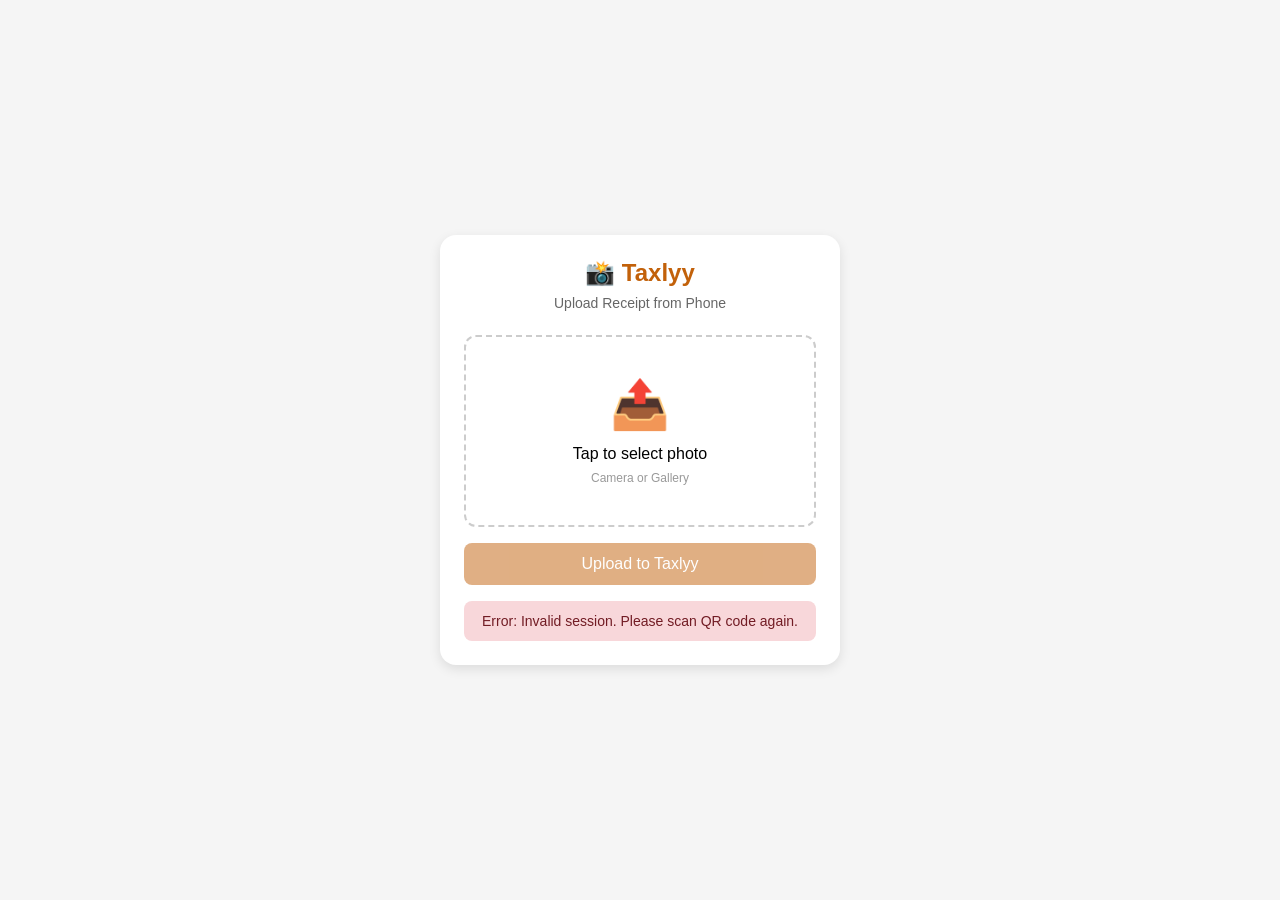
<file: business/phone-upload.html>
<!DOCTYPE html>
<html>
<head>
    <meta charset="UTF-8">
    <meta name="viewport" content="width=device-width, initial-scale=1.0">
    <title>Taxlyy - Upload Receipt</title>
    <style>
        * { box-sizing: border-box; }
        body {
            font-family: -apple-system, BlinkMacSystemFont, 'Segoe UI', Roboto, Helvetica, Arial, sans-serif;
            background: #f5f5f5;
            margin: 0;
            padding: 20px;
            display: flex;
            justify-content: center;
            align-items: center;
            min-height: 100vh;
        }
        .container {
            max-width: 400px;
            width: 100%;
            background: white;
            border-radius: 16px;
            padding: 24px;
            box-shadow: 0 4px 12px rgba(0,0,0,0.1);
            text-align: center;
        }
        h1 { margin: 0 0 8px 0; font-size: 24px; color: #c2610a; }
        .subtitle { color: #666; margin-bottom: 24px; font-size: 14px; }
        .upload-area {
            border: 2px dashed #ccc;
            border-radius: 12px;
            padding: 40px 20px;
            cursor: pointer;
            transition: all 0.3s;
            margin-bottom: 16px;
        }
        .upload-area:hover { border-color: #c2610a; background: #fef9f0; }
        .upload-icon { font-size: 48px; margin-bottom: 12px; }
        .preview-image { max-width: 100%; max-height: 200px; margin: 16px 0; border-radius: 8px; }
        button {
            background: #c2610a;
            color: white;
            border: none;
            padding: 12px 24px;
            border-radius: 8px;
            font-size: 16px;
            cursor: pointer;
            width: 100%;
        }
        button:disabled { opacity: 0.5; cursor: not-allowed; }
        .status { margin-top: 16px; padding: 12px; border-radius: 8px; font-size: 14px; }
        .success { background: #d4edda; color: #155724; }
        .error { background: #f8d7da; color: #721c24; }
        .info { background: #e2e3e5; color: #383d41; }
        .hidden { display: none; }
        .button-group {
            display: flex;
            gap: 12px;
            margin-top: 12px;
        }
        .button-group button {
            flex: 1;
        }
        .btn-secondary {
            background: #6c757d;
        }
    </style>
</head>
<body>
    <div class="container">
        <h1>📸 Taxlyy</h1>
        <div class="subtitle">Upload Receipt from Phone</div>
        
        <div class="upload-area" id="uploadArea">
            <div class="upload-icon">📤</div>
            <div>Tap to select photo</div>
            <div style="font-size: 12px; color: #999; margin-top: 8px;">Camera or Gallery</div>
            <input type="file" id="fileInput" accept="image/jpeg,image/png,image/jpg" style="display: none;">
        </div>
        
        <div id="preview" class="hidden"></div>
        
        <div class="button-group">
            <button id="uploadBtn" disabled>Upload to Taxlyy</button>
        </div>
        
        <div id="status" class="status hidden"></div>
    </div>

    <script>
        const urlParams = new URLSearchParams(window.location.search);
        const sessionId = urlParams.get('session');
        let selectedFile = null;
        let selectedFileData = null;
        
        const uploadArea = document.getElementById('uploadArea');
        const fileInput = document.getElementById('fileInput');
        const uploadBtn = document.getElementById('uploadBtn');
        const statusDiv = document.getElementById('status');
        const previewDiv = document.getElementById('preview');
        
        if (!sessionId) {
            showStatus('Error: Invalid session. Please scan QR code again.', 'error');
        }
        
        // Click anywhere in upload area opens file picker
        uploadArea.onclick = () => fileInput.click();
        
        fileInput.onchange = (e) => {
            selectedFile = e.target.files[0];
            if (selectedFile) {
                const reader = new FileReader();
                reader.onload = (ev) => {
                    selectedFileData = ev.target.result;
                    previewDiv.innerHTML = `<img src="${ev.target.result}" class="preview-image" alt="Preview">`;
                    previewDiv.classList.remove('hidden');
                    uploadBtn.disabled = false;
                    showStatus(`Ready: ${selectedFile.name}`, 'info');
                };
                reader.readAsDataURL(selectedFile);
            }
        };
        
        uploadBtn.onclick = () => {
            if (!selectedFile || !selectedFileData) return;
            
            uploadBtn.disabled = true;
            showStatus('Processing...', 'info');
            
            // Store in localStorage for main window to pick up
            const receiptData = {
                filename: selectedFile.name,
                amount: Math.floor(Math.random() * 200) + 10,
                gst: Math.floor(Math.random() * 18) + 1,
                date: new Date().toISOString().split('T')[0],
                timestamp: Date.now(),
                imagePreview: selectedFileData.substring(0, 200)
            };
            
            // Store in localStorage with session ID
            localStorage.setItem(`phone_upload_${sessionId}`, JSON.stringify(receiptData));
            
            showStatus('✓ Uploaded! Return to Taxlyy on your computer', 'success');
            
            // Show instructions to return to computer
            setTimeout(() => {
                showStatus('📱 Check your computer browser - receipt should appear soon', 'info');
            }, 2000);
            
            // Try to close window after 4 seconds
            setTimeout(() => {
                window.close();
            }, 4000);
        };
        
        function showStatus(msg, type) {
            statusDiv.textContent = msg;
            statusDiv.className = `status ${type}`;
            statusDiv.classList.remove('hidden');
        }
    </script>
</body>
</html>
</file>
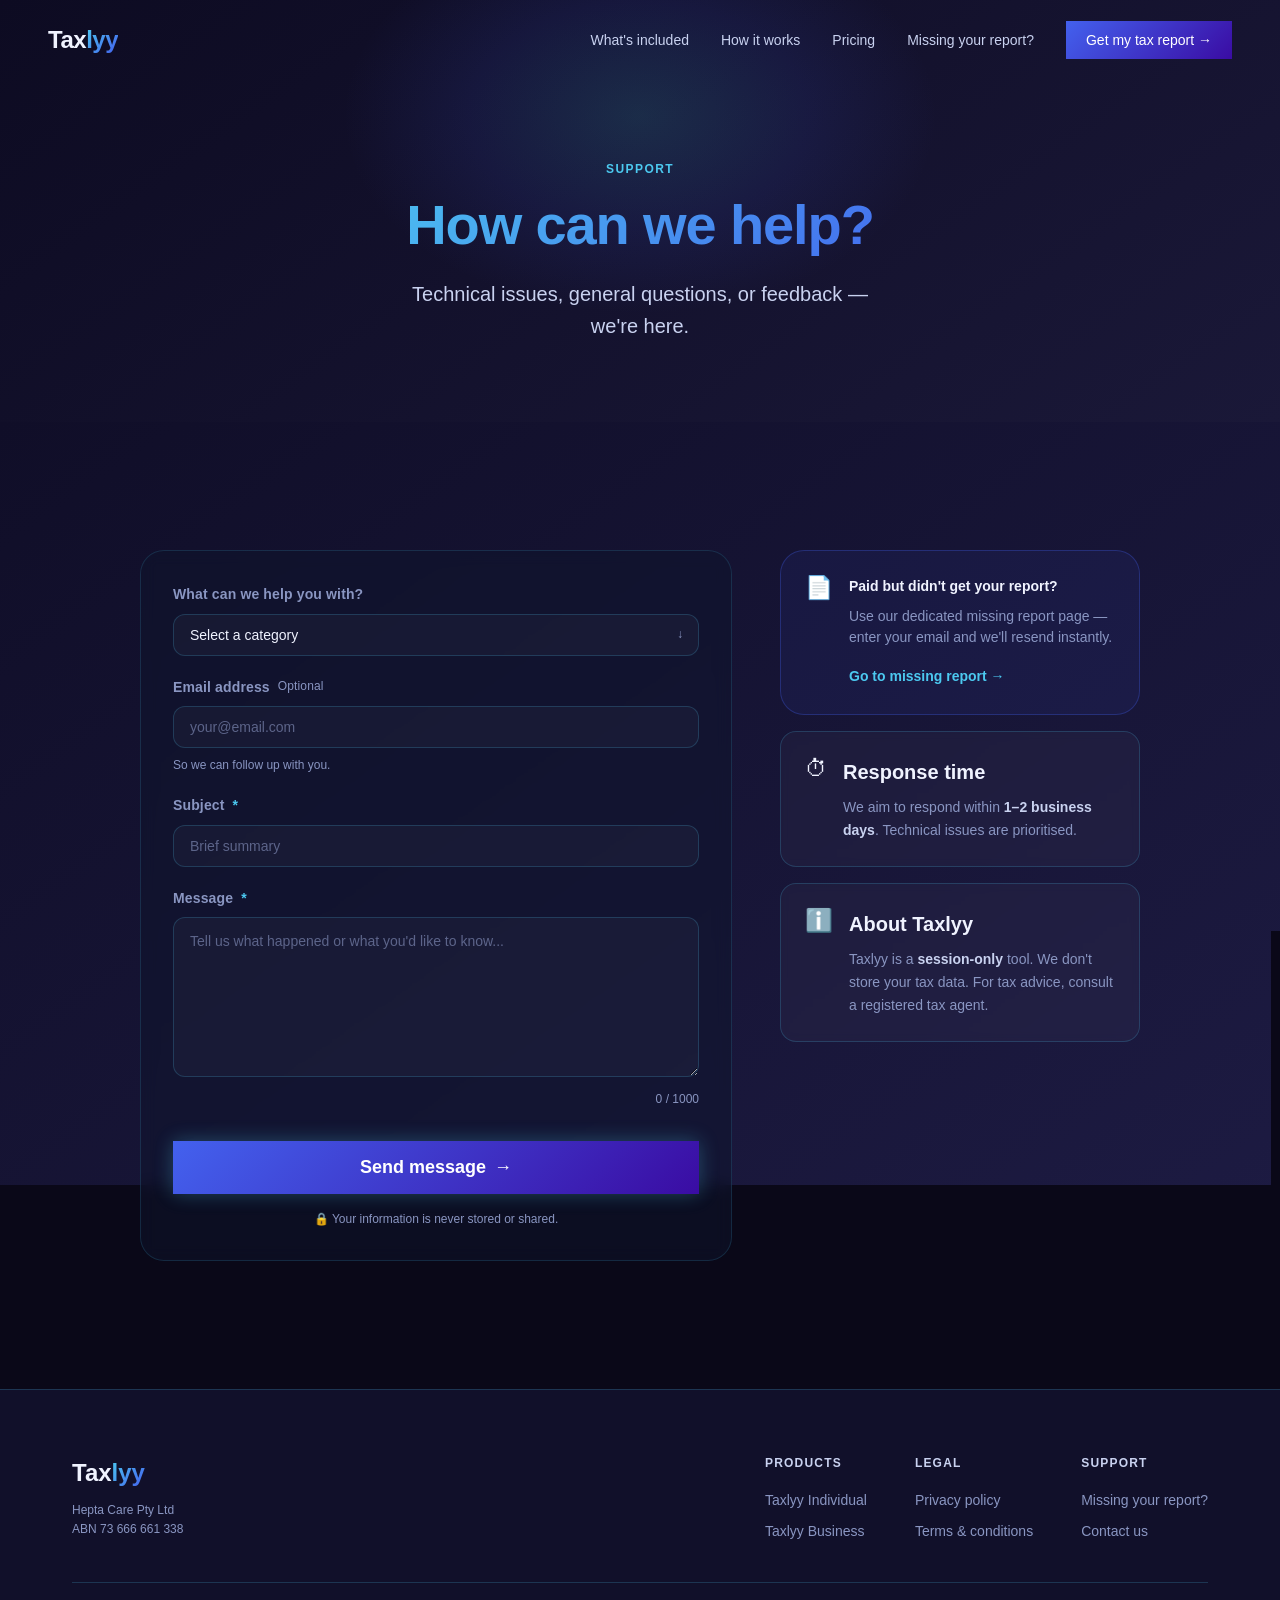
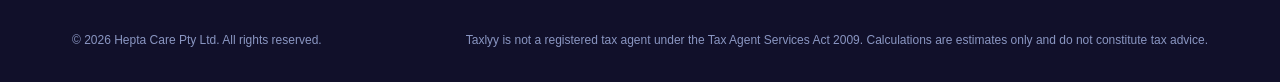
<file: frontend/contact/contact.html>
<!DOCTYPE html>
<html lang="en">
<head>
  <meta charset="UTF-8">
  <meta name="viewport" content="width=device-width, initial-scale=1.0">
  <meta name="description" content="Contact Taxlyy — get help with technical issues or ask us anything about your Australian tax return.">
  <title>Contact Us | Taxlyy</title>
  <link rel="icon" type="image/svg+xml" href="/favicon.svg">
  <link rel="stylesheet" href="/frontend/variables.css">
  <link rel="stylesheet" href="/frontend/styles.css">
  <link rel="stylesheet" href="/frontend/contact/contact.css">
</head>
<body>

<!-- NAV -->
<nav id="navbar">
  <a href="/index.html" class="nav-logo">Tax<span>lyy</span></a>
  <div class="nav-links">
    <a href="/index.html#features">What's included</a>
    <a href="/index.html#how">How it works</a>
    <a href="/index.html#pricing">Pricing</a>
    <a href="/frontend/missing-report/missing-report.html">Missing your report?</a>
    <a href="/individual/index.html" class="nav-cta">Get my tax report →</a>
  </div>
</nav>

<!-- HERO -->
<section class="contact-hero">
  <div class="contact-hero-glow"></div>
  <div class="container">
    <div class="contact-hero-inner reveal">
      <div class="section-label">Support</div>
      <h1 class="contact-hero-title">How can we help?</h1>
      <p class="contact-hero-sub">Technical issues, general questions, or feedback — we're here.</p>
    </div>
  </div>
</section>

<!-- MAIN CONTENT -->
<section class="contact-section">
  <div class="container">
    <div class="contact-grid">

      <!-- LEFT: FORM -->
      <div class="contact-form-wrap reveal">
        <form id="contactForm" class="contact-form" novalidate>

          <!-- Category -->
          <div class="cf-group">
            <label class="cf-label" for="category">What can we help you with?</label>
            <div class="cf-select-wrap">
              <select id="category" name="category" class="cf-select" required>
                <option value="" disabled selected>Select a category</option>
                <option value="tech">Technical Issue</option>
                <option value="enquiry">General Enquiry</option>
                <option value="feedback">Feedback & Suggestions</option>
              </select>
              <span class="cf-select-arrow">↓</span>
            </div>
          </div>

          <!-- Tech-specific: which step -->
          <div class="cf-group cf-conditional" id="group-step" style="display:none;">
            <label class="cf-label" for="step">Where did the issue occur?</label>
            <div class="cf-select-wrap">
              <select id="step" name="step" class="cf-select">
                <option value="" disabled selected>Select a step</option>
                <option value="personal">Personal Information</option>
                <option value="income">Income</option>
                <option value="deductions">Deductions</option>
                <option value="health">Health Insurance</option>
                <option value="payment">Payment / Checkout</option>
                <option value="report">Report Download / Delivery</option>
                <option value="other">Other / Not sure</option>
              </select>
              <span class="cf-select-arrow">↓</span>
            </div>
          </div>

          <!-- Email — always shown, required for tech -->
          <div class="cf-group">
            <label class="cf-label" for="email">
              Email address
              <span class="cf-required-badge" id="emailBadge" style="display:none;">Required</span>
              <span class="cf-optional-badge" id="emailOptional">Optional</span>
            </label>
            <input type="email" id="email" name="email"
                   class="cf-input" placeholder="your@email.com"
                   autocomplete="email">
            <div class="cf-hint" id="emailHint">So we can follow up with you.</div>
          </div>

          <!-- Subject -->
          <div class="cf-group">
            <label class="cf-label" for="subject">Subject <span class="cf-required-star">*</span></label>
            <input type="text" id="subject" name="subject"
                   class="cf-input" placeholder="Brief summary"
                   required autocomplete="off">
          </div>

          <!-- Message -->
          <div class="cf-group">
            <label class="cf-label" for="message">Message <span class="cf-required-star">*</span></label>
            <textarea id="message" name="message"
                      class="cf-textarea" rows="6"
                      placeholder="Tell us what happened or what you'd like to know..."
                      required></textarea>
            <div class="cf-char-count"><span id="charCount">0</span> / 1000</div>
          </div>

          <!-- Status -->
          <div class="cf-status" id="formStatus" style="display:none;" role="alert"></div>

          <!-- Honeypot -->
          <div style="position:absolute; left:-9999px; opacity:0; pointer-events:none;" aria-hidden="true">
            <input type="text" name="website" tabindex="-1" autocomplete="off">
          </div>
          <input type="hidden" id="formTimestamp" name="timestamp">

          <!-- Submit -->
          <button type="submit" class="btn-primary cf-submit" id="submitBtn">
            <span class="cf-submit-text">Send message</span>
            <span class="cf-submit-icon">→</span>
          </button>

          <p class="cf-privacy-note">🔒 Your information is never stored or shared.</p>
        </form>
      </div>

      <!-- RIGHT: INFO CARDS -->
      <div class="contact-info-col">

        <!-- Missing report callout -->
        <div class="info-callout reveal reveal-delay-1">
          <div class="info-callout-icon">📄</div>
          <div>
            <div class="info-callout-title">Paid but didn't get your report?</div>
            <p class="info-callout-body">Use our dedicated missing report page — enter your email and we'll resend instantly.</p>
            <a href="/frontend/missing-report/missing-report.html" class="info-callout-link">Go to missing report →</a>
          </div>
        </div>

        <!-- Response time -->
        <div class="info-card reveal reveal-delay-2">
          <div class="info-card-icon">⏱</div>
          <div>
            <div class="info-card-title">Response time</div>
            <p class="info-card-body">We aim to respond within <strong>1–2 business days</strong>. Technical issues are prioritised.</p>
          </div>
        </div>

        <!-- What Taxlyy is -->
        <div class="info-card reveal reveal-delay-3">
          <div class="info-card-icon">ℹ️</div>
          <div>
            <div class="info-card-title">About Taxlyy</div>
            <p class="info-card-body">Taxlyy is a <strong>session-only</strong> tool. We don't store your tax data. For tax advice, consult a registered tax agent.</p>
          </div>
        </div>

      </div>
    </div>
  </div>
</section>

<!-- FOOTER -->
<footer>
  <div class="container">
    <div class="footer-top">
      <div class="footer-brand">
        <a href="/index.html" class="footer-logo">Tax<span>lyy</span></a>
        <p>Hepta Care Pty Ltd<br>ABN 73 666 661 338</p>
      </div>
      <div class="footer-links">
        <div class="footer-col">
          <h4>Products</h4>
          <a href="/individual/index.html">Taxlyy Individual</a>
          <a href="/business/business.html">Taxlyy Business</a>
        </div>
        <div class="footer-col">
          <h4>Legal</h4>
          <a href="/frontend/legal/privacy.html">Privacy policy</a>
          <a href="/frontend/legal/terms.html">Terms & conditions</a>
        </div>
        <div class="footer-col">
          <h4>Support</h4>
          <a href="/frontend/missing-report/missing-report.html">Missing your report?</a>
          <a href="/frontend/contact/contact.html">Contact us</a>
          
        </div>
      </div>
    </div>
    <div class="footer-bottom">
      <p>© 2026 Hepta Care Pty Ltd. All rights reserved.</p>
      <p>Taxlyy is not a registered tax agent under the Tax Agent Services Act 2009. Calculations are estimates only and do not constitute tax advice.</p>
    </div>
  </div>
</footer>

<script src="/frontend/main.js"></script>
<script>
// ========================================
// CONTACT FORM — inline script
// ========================================
(function () {
  'use strict';

  const form        = document.getElementById('contactForm');
  const category    = document.getElementById('category');
  const groupStep   = document.getElementById('group-step');
  const emailInput  = document.getElementById('email');
  const emailBadge  = document.getElementById('emailBadge');
  const emailOpt    = document.getElementById('emailOptional');
  const emailHint   = document.getElementById('emailHint');
  const msgInput    = document.getElementById('message');
  const charCount   = document.getElementById('charCount');
  const statusEl    = document.getElementById('formStatus');
  const submitBtn   = document.getElementById('submitBtn');

  // Set timestamp
  document.getElementById('formTimestamp').value = Date.now();

  // ── Category change ──────────────────────────
  category.addEventListener('change', function () {
    const isTech = this.value === 'tech';

    // Show/hide step dropdown
    groupStep.style.display = isTech ? 'block' : 'none';

    // Email required only for tech
    emailInput.required = isTech;
    emailBadge.style.display = isTech ? 'inline-flex' : 'none';
    emailOpt.style.display   = isTech ? 'none' : 'inline';
    emailHint.textContent    = isTech
      ? 'Required so we can investigate and follow up with you.'
      : 'So we can follow up with you.';
  });

  // ── Character counter ────────────────────────
  msgInput.addEventListener('input', function () {
    const len = this.value.length;
    charCount.textContent = len;
    charCount.style.color = len > 900 ? 'var(--accent)' : 'var(--text-muted)';
    if (len > 1000) this.value = this.value.slice(0, 1000);
  });

  // ── Show status ──────────────────────────────
  function showStatus(type, msg) {
    statusEl.textContent  = msg;
    statusEl.className    = 'cf-status cf-status--' + type;
    statusEl.style.display = 'block';
    statusEl.scrollIntoView({ behavior: 'smooth', block: 'nearest' });
    if (type === 'success') {
      setTimeout(() => { statusEl.style.display = 'none'; }, 8000);
    }
  }

  // ── Validate ────────────────────────────────
  function validate() {
    const errors = [];
    const honey  = form.querySelector('input[name="website"]');
    if (honey && honey.value) return ['Submission blocked.'];

    // Rate limit: 5 min
    const last = localStorage.getItem('txly_contact_ts');
    if (last && Date.now() - parseInt(last) < 300000) {
      errors.push('Please wait a few minutes before sending another message.');
    }
    if (!category.value)           errors.push('Please select a category.');
    if (!document.getElementById('subject').value.trim()) errors.push('Please enter a subject.');
    if (!msgInput.value.trim())    errors.push('Please enter a message.');
    if (category.value === 'tech' && !emailInput.value.trim()) {
      errors.push('Email is required for technical support.');
    }
    return errors;
  }

  // ── Submit ───────────────────────────────────
  form.addEventListener('submit', async function (e) {
    e.preventDefault();
    statusEl.style.display = 'none';

    const errors = validate();
    if (errors.length) {
      showStatus('error', errors[0]);
      return;
    }

    // Loading state
    submitBtn.disabled = true;
    submitBtn.querySelector('.cf-submit-text').textContent = 'Sending…';
    submitBtn.querySelector('.cf-submit-icon').textContent  = '⟳';

    try {
      const res = await fetch('https://formspree.io/f/mkoargov', {
        method: 'POST',
        body: new FormData(form),
        headers: { 'Accept': 'application/json' }
      });

      if (!res.ok) throw new Error('Failed');

      showStatus('success', '✓ Message sent. We\'ll be in touch within 1–2 business days.');
      form.reset();
      groupStep.style.display = 'none';
      charCount.textContent   = '0';
      localStorage.setItem('txly_contact_ts', Date.now().toString());

    } catch {
      showStatus('error', 'Something went wrong. Please try again or email support@taxlyy.com.au directly.');
    } finally {
      submitBtn.disabled = false;
      submitBtn.querySelector('.cf-submit-text').textContent = 'Send message';
      submitBtn.querySelector('.cf-submit-icon').textContent  = '→';
    }
  });

})();
</script>
</body>
</html>
</file>
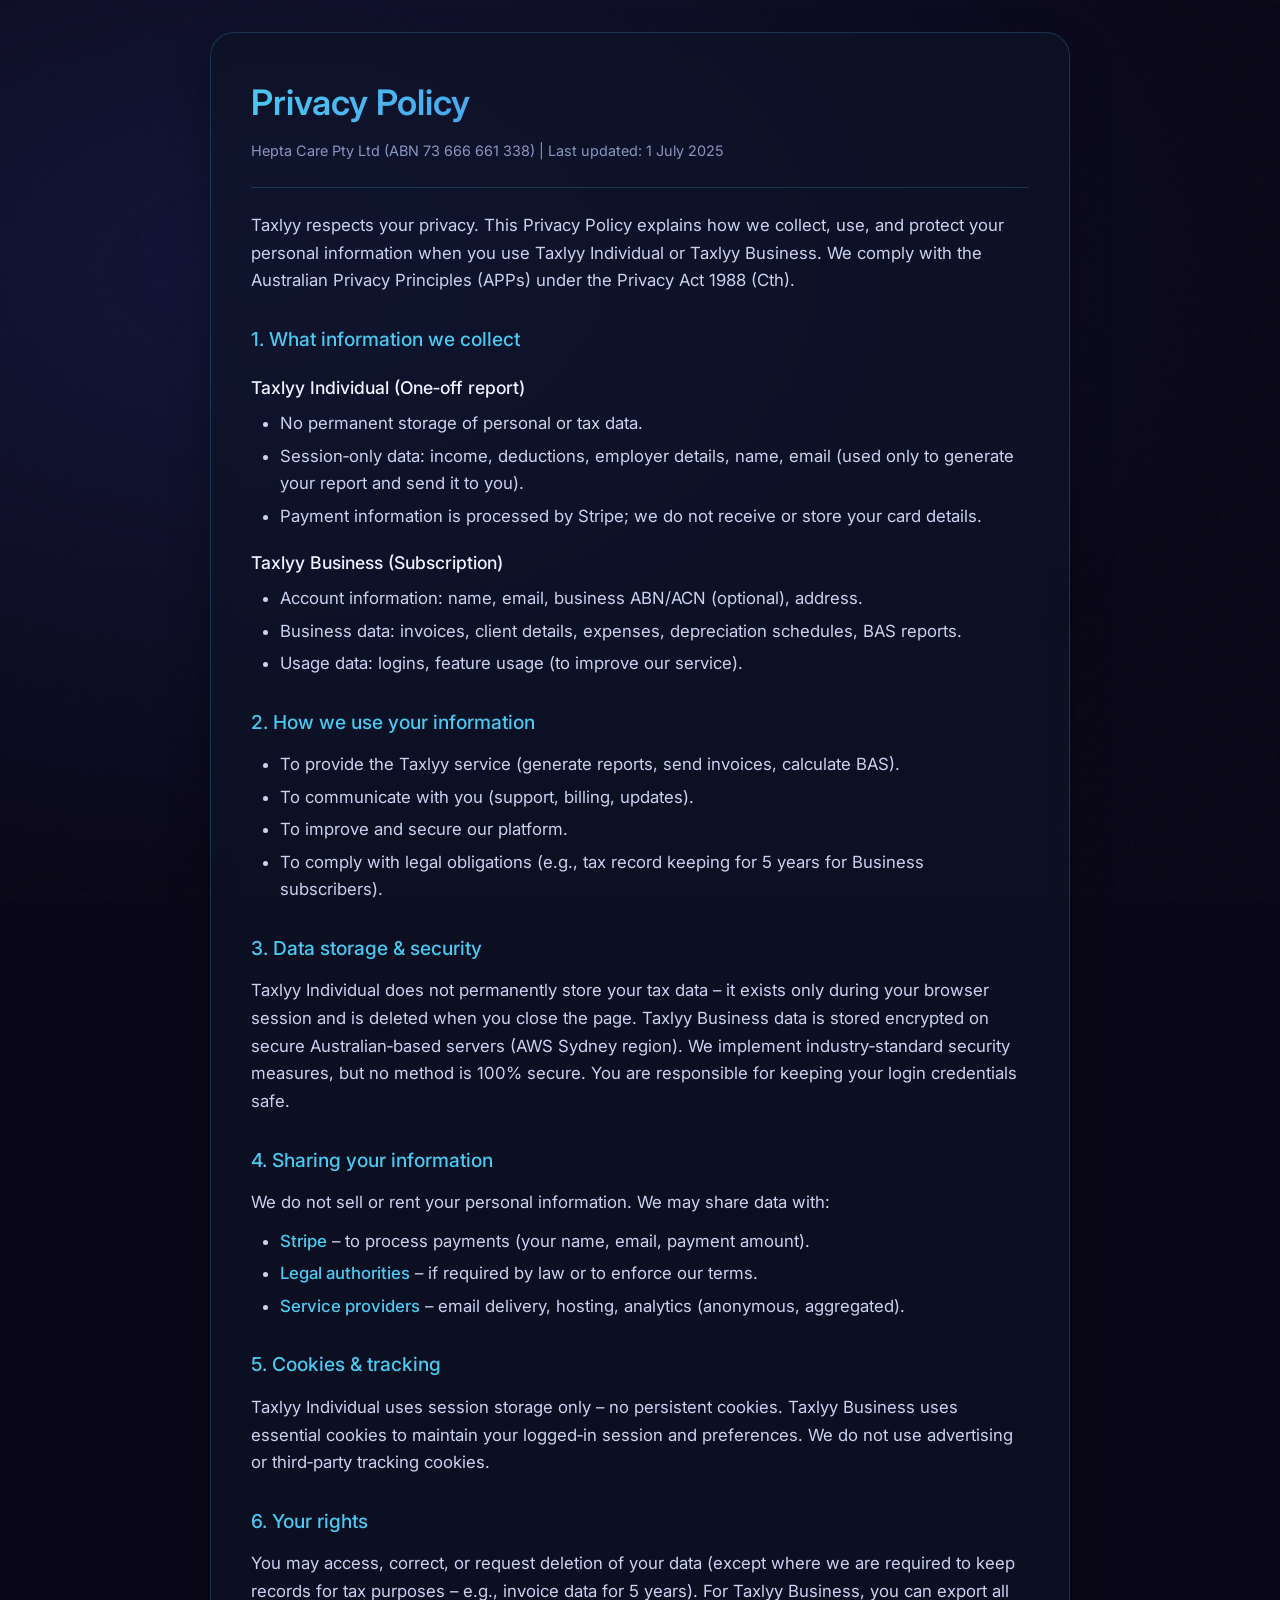
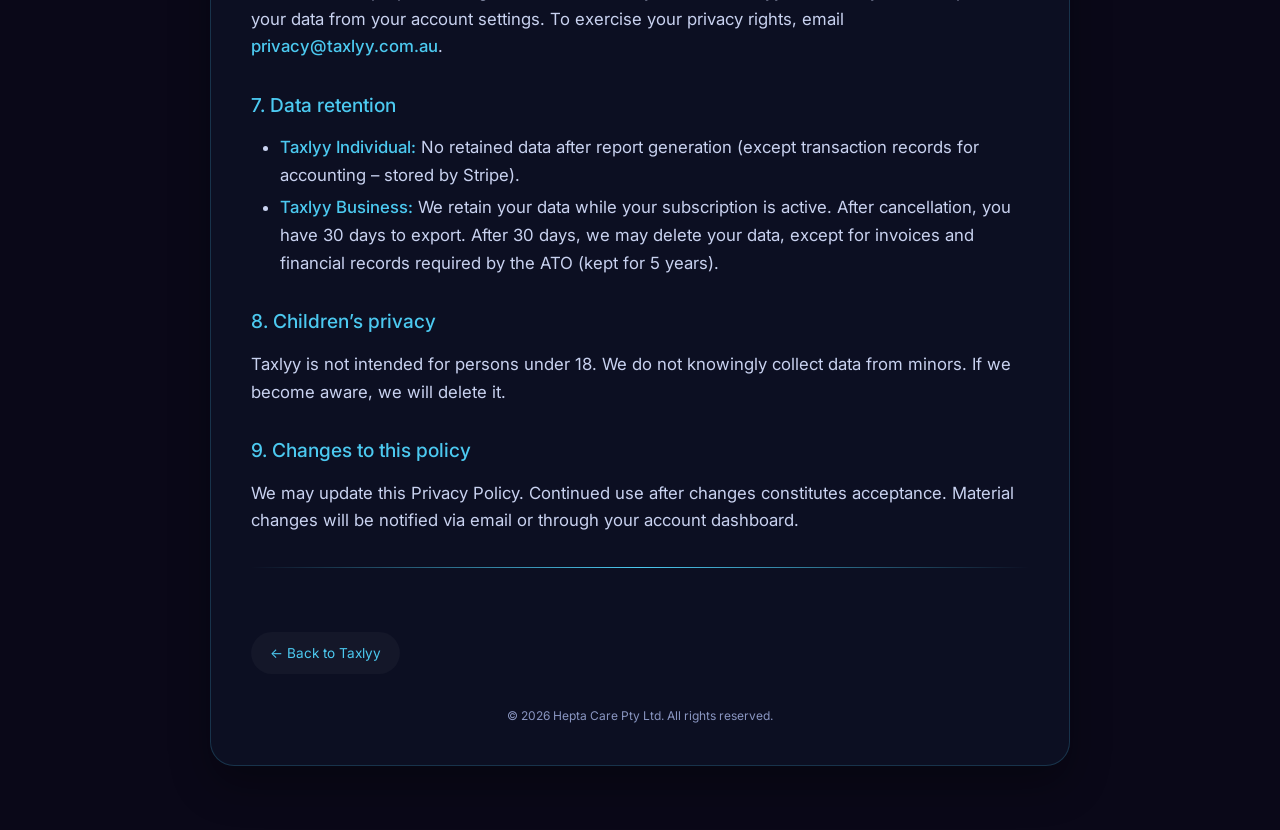
<file: frontend/legal/privacy.html>
<!DOCTYPE html>
<html lang="en">
<head>
    <meta charset="UTF-8">
    <meta name="viewport" content="width=device-width, initial-scale=1.0, viewport-fit=cover">
    <title>Privacy Policy – Taxlyy</title>
    <link rel="stylesheet" href="legal.css">
    <link href="https://fonts.googleapis.com/css2?family=Inter:opsz,wght@14..32,300;14..32,400;14..32,500;14..32,600;14..32,700&display=swap" rel="stylesheet">
</head>
<body>
    <div class="legal-container">
        <h1>Privacy Policy</h1>
        <div class="legal-sub">Hepta Care Pty Ltd (ABN 73 666 661 338) | Last updated: 1 July 2025</div>

        <p>Taxlyy respects your privacy. This Privacy Policy explains how we collect, use, and protect your personal information when you use Taxlyy Individual or Taxlyy Business. We comply with the Australian Privacy Principles (APPs) under the Privacy Act 1988 (Cth).</p>

        <h2>1. What information we collect</h2>
        <h3>Taxlyy Individual (One‑off report)</h3>
        <ul>
            <li>No permanent storage of personal or tax data.</li>
            <li>Session‑only data: income, deductions, employer details, name, email (used only to generate your report and send it to you).</li>
            <li>Payment information is processed by Stripe; we do not receive or store your card details.</li>
        </ul>
        <h3>Taxlyy Business (Subscription)</h3>
        <ul>
            <li>Account information: name, email, business ABN/ACN (optional), address.</li>
            <li>Business data: invoices, client details, expenses, depreciation schedules, BAS reports.</li>
            <li>Usage data: logins, feature usage (to improve our service).</li>
        </ul>

        <h2>2. How we use your information</h2>
        <ul>
            <li>To provide the Taxlyy service (generate reports, send invoices, calculate BAS).</li>
            <li>To communicate with you (support, billing, updates).</li>
            <li>To improve and secure our platform.</li>
            <li>To comply with legal obligations (e.g., tax record keeping for 5 years for Business subscribers).</li>
        </ul>

        <h2>3. Data storage & security</h2>
        <p>Taxlyy Individual does not permanently store your tax data – it exists only during your browser session and is deleted when you close the page. Taxlyy Business data is stored encrypted on secure Australian‑based servers (AWS Sydney region). We implement industry‑standard security measures, but no method is 100% secure. You are responsible for keeping your login credentials safe.</p>

        <h2>4. Sharing your information</h2>
        <p>We do not sell or rent your personal information. We may share data with:</p>
        <ul>
            <li><strong>Stripe</strong> – to process payments (your name, email, payment amount).</li>
            <li><strong>Legal authorities</strong> – if required by law or to enforce our terms.</li>
            <li><strong>Service providers</strong> – email delivery, hosting, analytics (anonymous, aggregated).</li>
        </ul>

        <h2>5. Cookies & tracking</h2>
        <p>Taxlyy Individual uses session storage only – no persistent cookies. Taxlyy Business uses essential cookies to maintain your logged‑in session and preferences. We do not use advertising or third‑party tracking cookies.</p>

        <h2>6. Your rights</h2>
        <p>You may access, correct, or request deletion of your data (except where we are required to keep records for tax purposes – e.g., invoice data for 5 years). For Taxlyy Business, you can export all your data from your account settings. To exercise your privacy rights, email <strong>privacy@taxlyy.com.au</strong>.</p>

        <h2>7. Data retention</h2>
        <ul>
            <li><strong>Taxlyy Individual:</strong> No retained data after report generation (except transaction records for accounting – stored by Stripe).</li>
            <li><strong>Taxlyy Business:</strong> We retain your data while your subscription is active. After cancellation, you have 30 days to export. After 30 days, we may delete your data, except for invoices and financial records required by the ATO (kept for 5 years).</li>
        </ul>

        <h2>8. Children’s privacy</h2>
        <p>Taxlyy is not intended for persons under 18. We do not knowingly collect data from minors. If we become aware, we will delete it.</p>

        <h2>9. Changes to this policy</h2>
        <p>We may update this Privacy Policy. Continued use after changes constitutes acceptance. Material changes will be notified via email or through your account dashboard.</p>

        <hr>
        <a href="/index.html" class="back-link">← Back to Taxlyy</a>
        <div class="footer-note">© 2026 Hepta Care Pty Ltd. All rights reserved.</div>
    </div>
</body>
</html>
</file>
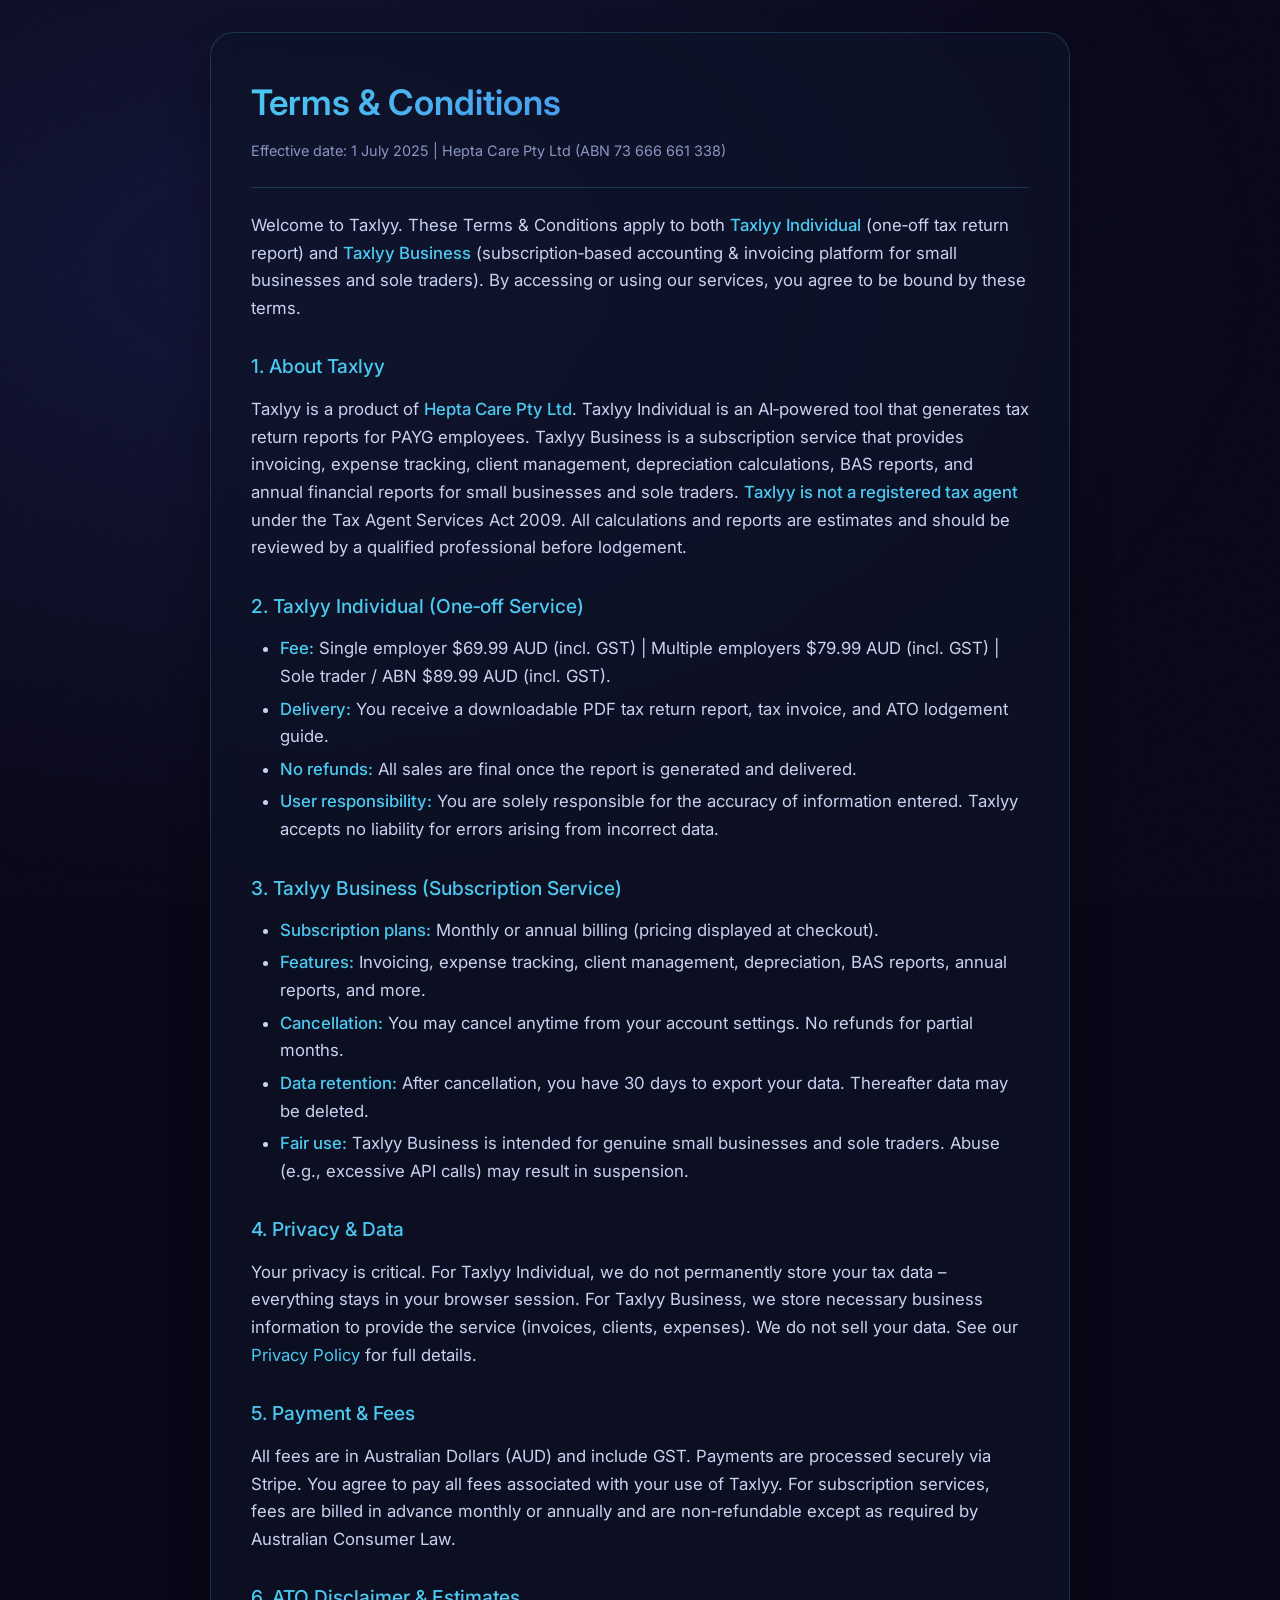
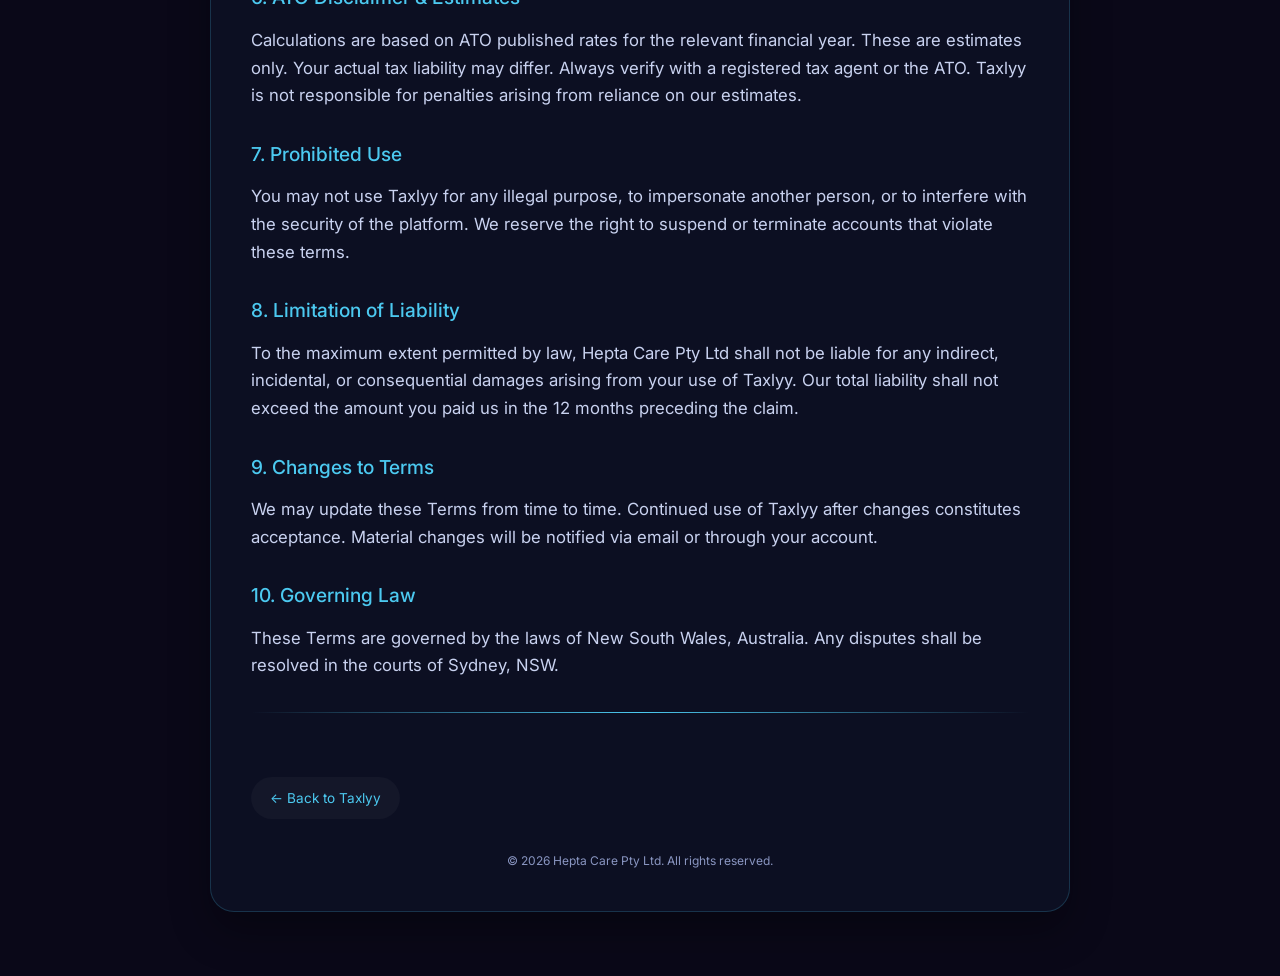
<file: frontend/legal/terms.html>
<!DOCTYPE html>
<html lang="en">
<head>
    <meta charset="UTF-8">
    <meta name="viewport" content="width=device-width, initial-scale=1.0, viewport-fit=cover">
    <title>Terms & Conditions – Taxlyy</title>
    <link rel="stylesheet" href="legal.css">
    <link href="https://fonts.googleapis.com/css2?family=Inter:opsz,wght@14..32,300;14..32,400;14..32,500;14..32,600;14..32,700&display=swap" rel="stylesheet">
</head>
<body>
    <div class="legal-container">
        <h1>Terms & Conditions</h1>
        <div class="legal-sub">Effective date: 1 July 2025 | Hepta Care Pty Ltd (ABN 73 666 661 338)</div>

        <p>Welcome to Taxlyy. These Terms & Conditions apply to both <strong>Taxlyy Individual</strong> (one‑off tax return report) and <strong>Taxlyy Business</strong> (subscription‑based accounting & invoicing platform for small businesses and sole traders). By accessing or using our services, you agree to be bound by these terms.</p>

        <h2>1. About Taxlyy</h2>
        <p>Taxlyy is a product of <strong>Hepta Care Pty Ltd</strong>. Taxlyy Individual is an AI‑powered tool that generates tax return reports for PAYG employees. Taxlyy Business is a subscription service that provides invoicing, expense tracking, client management, depreciation calculations, BAS reports, and annual financial reports for small businesses and sole traders. <strong>Taxlyy is not a registered tax agent</strong> under the Tax Agent Services Act 2009. All calculations and reports are estimates and should be reviewed by a qualified professional before lodgement.</p>

        <h2>2. Taxlyy Individual (One‑off Service)</h2>
        <ul>
            <li><strong>Fee:</strong> Single employer $69.99 AUD (incl. GST) | Multiple employers $79.99 AUD (incl. GST) | Sole trader / ABN $89.99 AUD (incl. GST).</li>
            <li><strong>Delivery:</strong> You receive a downloadable PDF tax return report, tax invoice, and ATO lodgement guide.</li>
            <li><strong>No refunds:</strong> All sales are final once the report is generated and delivered.</li>
            <li><strong>User responsibility:</strong> You are solely responsible for the accuracy of information entered. Taxlyy accepts no liability for errors arising from incorrect data.</li>
        </ul>

        <h2>3. Taxlyy Business (Subscription Service)</h2>
        <ul>
            <li><strong>Subscription plans:</strong> Monthly or annual billing (pricing displayed at checkout).</li>
            <li><strong>Features:</strong> Invoicing, expense tracking, client management, depreciation, BAS reports, annual reports, and more.</li>
            <li><strong>Cancellation:</strong> You may cancel anytime from your account settings. No refunds for partial months.</li>
            <li><strong>Data retention:</strong> After cancellation, you have 30 days to export your data. Thereafter data may be deleted.</li>
            <li><strong>Fair use:</strong> Taxlyy Business is intended for genuine small businesses and sole traders. Abuse (e.g., excessive API calls) may result in suspension.</li>
        </ul>

        <h2>4. Privacy & Data</h2>
        <p>Your privacy is critical. For Taxlyy Individual, we do not permanently store your tax data – everything stays in your browser session. For Taxlyy Business, we store necessary business information to provide the service (invoices, clients, expenses). We do not sell your data. See our <a href="privacy.html">Privacy Policy</a> for full details.</p>

        <h2>5. Payment & Fees</h2>
        <p>All fees are in Australian Dollars (AUD) and include GST. Payments are processed securely via Stripe. You agree to pay all fees associated with your use of Taxlyy. For subscription services, fees are billed in advance monthly or annually and are non‑refundable except as required by Australian Consumer Law.</p>

        <h2>6. ATO Disclaimer & Estimates</h2>
        <p>Calculations are based on ATO published rates for the relevant financial year. These are estimates only. Your actual tax liability may differ. Always verify with a registered tax agent or the ATO. Taxlyy is not responsible for penalties arising from reliance on our estimates.</p>

        <h2>7. Prohibited Use</h2>
        <p>You may not use Taxlyy for any illegal purpose, to impersonate another person, or to interfere with the security of the platform. We reserve the right to suspend or terminate accounts that violate these terms.</p>

        <h2>8. Limitation of Liability</h2>
        <p>To the maximum extent permitted by law, Hepta Care Pty Ltd shall not be liable for any indirect, incidental, or consequential damages arising from your use of Taxlyy. Our total liability shall not exceed the amount you paid us in the 12 months preceding the claim.</p>

        <h2>9. Changes to Terms</h2>
        <p>We may update these Terms from time to time. Continued use of Taxlyy after changes constitutes acceptance. Material changes will be notified via email or through your account.</p>

        <h2>10. Governing Law</h2>
        <p>These Terms are governed by the laws of New South Wales, Australia. Any disputes shall be resolved in the courts of Sydney, NSW.</p>

        <hr>
        <a href="/index.html" class="back-link">← Back to Taxlyy</a>
        <div class="footer-note">© 2026 Hepta Care Pty Ltd. All rights reserved.</div>
    </div>
</body>
</html>
</file>
<file: frontend/variables.css>
/* ========================================
   VARIABLES – Taxlyy High‑Tech Edition
   Fluid typography, animated gradients, glass tokens
   ======================================== */

:root {
    /* ── CORE BRAND (Neon / Cyber) ── */
    --primary:               #4361ee;
    --primary-dark:          #3a0ca3;
    --primary-light:         #7209b7;
    --accent:                #4cc9f0;
    --accent-dark:           #3ab5db;
    --accent-dim:            rgba(76,201,240,0.2);
 
    /* ── GRADIENTS (Animated + Static) ── */
    --gradient-dark:         linear-gradient(135deg, #0b0914 0%, #15132b 50%, #1a1838 100%);
    --gradient-mid:          linear-gradient(135deg, #11102a 0%, #1c1a3e 100%);
    --gradient-hero-bg:      linear-gradient(125deg, #0a0818 0%, #1a1838 40%, #0f0c2a 100%);
    --gradient-accent-line:  linear-gradient(90deg, transparent, var(--accent), var(--primary), transparent);
    --gradient-glow:         radial-gradient(circle at var(--x, 50%) var(--y, 50%), rgba(76,201,240,0.3), transparent 60%);
    --gradient-card-border:  linear-gradient(135deg, var(--accent), var(--primary), var(--accent));
    --gradient-text:         linear-gradient(135deg, var(--accent), var(--primary));
    --gradient-shimmer:      repeating-linear-gradient(45deg, transparent, transparent 20px, rgba(255,255,255,0.03) 20px, rgba(255,255,255,0.03) 40px);

    /* ── BACKGROUNDS (Layered) ── */
    --bg-dark:               #0a0818;
    --bg-mid:                #11102a;
    --bg-light:              #1c1a3e;
    --bg-glass:              rgba(15, 20, 45, 0.45);
    --bg-glass-light:        rgba(255, 255, 255, 0.05);
    --bg-surface:            rgba(20, 25, 55, 0.6);

    /* Light sections (frosted, not plain) */
    --bg-white:              #f5f7ff;
    --bg-off-white:          #eff2fe;
    --bg-card-light:         rgba(255, 255, 255, 0.85);

    /* ── TEXT (Coordinated Scale) ── */
    --font-family:           'Inter', -apple-system, 'SF Pro Text', 'Helvetica Neue', sans-serif;
    
    /* Modular scale 1.25 – fluid with clamp */
    --text-xs:               clamp(0.6875rem, 3vw, 0.75rem);   /* 11–12px */
    --text-sm:               clamp(0.8125rem, 3.5vw, 0.875rem); /* 13–14px */
    --text-base:             clamp(1rem, 4vw, 1.125rem);        /* 16–18px */
    --text-md:               clamp(1.125rem, 5vw, 1.25rem);     /* 18–20px */
    --text-lg:               clamp(1.25rem, 5.5vw, 1.5rem);     /* 20–24px */
    --text-xl:               clamp(1.5rem, 6.5vw, 1.875rem);    /* 24–30px */
    --text-2xl:              clamp(1.875rem, 7.5vw, 2.5rem);    /* 30–40px */
    --text-3xl:              clamp(2.5rem, 9vw, 3.5rem);        /* 40–56px */
    --text-4xl:              clamp(3rem, 11vw, 5rem);           /* 48–80px */

    --font-weight-light:     300;
    --font-weight-regular:   400;
    --font-weight-medium:    500;
    --font-weight-semibold:  600;
    --font-weight-bold:      700;

    /* Text colors (chromatic) */
    --text-primary:          #f0f3ff;
    --text-secondary:        #c9d2f0;
    --text-muted:            #8a96c2;
    --text-dark:             #12172e;
    --text-dark-muted:       #5a6793;

    /* ── SPACING (8px baseline grid) ── */
    --space-0:               0;
    --space-1:               0.25rem;   /* 4px */
    --space-2:               0.5rem;    /* 8px */
    --space-3:               0.75rem;   /* 12px */
    --space-4:               1rem;      /* 16px */
    --space-5:               1.25rem;   /* 20px */
    --space-6:               1.5rem;    /* 24px */
    --space-8:               2rem;      /* 32px */
    --space-10:              2.5rem;    /* 40px */
    --space-12:              3rem;      /* 48px */
    --space-16:              4rem;      /* 64px */
    --space-20:              5rem;      /* 80px */
    --space-24:              6rem;      /* 96px */

    /* ── BORDERS & RADIUS ── */
    --border-glass:          rgba(76,201,240,0.2);
    --border-light:          rgba(255,255,255,0.08);
    --radius-sm:             0.5rem;
    --radius-md:             0.75rem;
    --radius-lg:             1rem;
    --radius-xl:             1.5rem;
    --radius-2xl:            2rem;

    /* ── SHADOWS & GLOWS ── */
    --shadow-sm:             0 4px 20px rgba(0,0,0,0.3);
    --shadow-md:             0 8px 30px rgba(0,0,0,0.4);
    --shadow-glow:           0 0 20px rgba(76,201,240,0.3);
    --shadow-glow-strong:    0 0 30px rgba(76,201,240,0.5);
    --shadow-glass:          0 8px 32px rgba(0,0,0,0.2);
    --shadow-hover:          0 20px 40px rgba(0,0,0,0.4), 0 0 0 1px rgba(76,201,240,0.3);

    /* ── GLASS & BLUR ── */
    --glass-bg:              rgba(15, 20, 40, 0.65);
    --glass-blur:            blur(12px);
    --glass-border:          0.5px solid var(--border-glass);

    /* ── ANIMATION TIMINGS ── */
    --transition-fast:       0.2s cubic-bezier(0.2, 0.9, 0.4, 1.1);
    --transition:            0.35s cubic-bezier(0.2, 0.9, 0.4, 1.1);
    --transition-slow:       0.6s cubic-bezier(0.2, 0.9, 0.4, 1.1);

    /* ── LAYOUT ── */
    --nav-height:            80px;
    --nav-height-scrolled:   60px;
    --section-padding-v:     clamp(4rem, 12vw, 8rem);
    --section-padding-h:     clamp(1.5rem, 5vw, 3rem);
    --max-width:             1280px;

    /* ── EXTRAS (noise, orbs) ── */
    --noise:                 url("data:image/svg+xml,%3Csvg viewBox='0 0 200 200' xmlns='http://www.w3.org/2000/svg'%3E%3Cfilter id='n'%3E%3CfeTurbulence type='fractalNoise' baseFrequency='0.7' numOctaves='1' stitchTiles='stitch'/%3E%3C/filter%3E%3Crect width='100%25' height='100%25' filter='url(%23n)' opacity='0.04'/%3E%3C/svg%3E");
}
</file>
<file: frontend/styles.css>
/* ========================================
   STYLES – Taxlyy High‑Tech Dark Theme
   Unified dark backgrounds, per‑section gradients, bright dividers
   Fully responsive, glassmorphism, animations
   ======================================== */


/* ========================================
   GLOBAL CONTAINER - Max Width & Centering
   ======================================== */

.container {
    max-width: 1280px;
    margin: 0 auto;
    padding: 0 var(--space-6);
}

/* For ultra-wide screens - keep content readable */
@media (min-width: 1600px) {
    .container {
        max-width: 1400px;
    }
}

/* For very large screens - slightly wider container */
@media (min-width: 1920px) {
    .container {
        max-width: 1600px;
    }
}

/* ========================================
   SECTION SPECIFIC OVERRIDES
   Keep original backgrounds, just constrain content
   ======================================== */

/* Hero - keep full width background, container constrains content */
#hero .container {
    position: relative;
    z-index: 2;
}

/* Hero inner adjustment - remove duplicate padding */
#hero .hero-inner {
    padding: 0;
}

/* Features - ensure grid doesn't overflow */
#features .features-grid {
    max-width: 100%;
}

/* How it works - center content */
#how .container > .reveal {
    margin-left: auto !important;
    margin-right: auto !important;
}

/* Pricing - let container constrain the grid */
#pricing .pricing-grid {
    max-width: 100%;
}

/* AI section - ensure grid doesn't overflow */
#ai .ai-grid {
    max-width: 100%;
}

/* FAQ - container already handles, remove duplicate constraints */
#faq .faq-container {
    max-width: 100%;
}

/* Testimonials - full width background, container constrains header */
#testimonials .container {
    width: 100%;
}

/* Marquee stays full width inside container? Let it overflow container */
.marquee-wrapper {
    width: 100vw;
    position: relative;
    left: 50%;
    right: 50%;
    margin-left: -50vw;
    margin-right: -50vw;
}

/* Alternative for marquee - keep it inside container on mobile */
@media (max-width: 768px) {
    .marquee-wrapper {
        width: 100%;
        left: auto;
        right: auto;
        margin-left: 0;
        margin-right: 0;
    }
}

/* Final CTA - center content */
#final-cta .final-cta-inner {
    max-width: 800px;
    margin: 0 auto;
}

/* Footer - container handles spacing */
footer .container {
    width: 100%;
}

/* ========================================
   RESPONSIVE PADDING ADJUSTMENTS
   ======================================== */

/* Tablet */
@media (max-width: 768px) {
    .container {
        padding: 0 var(--space-4);
    }
}

/* Mobile */
@media (max-width: 480px) {
    .container {
        padding: 0 var(--space-3);
    }
}

/* ========================================
   FIX FOR SECTIONS WITH FULL-WIDTH BACKGROUNDS
   Background stays full, content stays contained
   ======================================== */

/* These sections already have proper backgrounds defined */
/* No changes needed - they work correctly with container */

/* ========================================
   PRICING GRID IMPROVEMENT - Better card sizing
   ======================================== */

@media (min-width: 1024px) {
    .pricing-grid {
        grid-template-columns: repeat(3, minmax(300px, 1fr));
        gap: var(--space-8);
    }
}

/* When container is narrow, cards adjust */
@media (max-width: 1023px) and (min-width: 768px) {
    .pricing-grid {
        grid-template-columns: repeat(2, minmax(280px, 1fr));
        gap: var(--space-6);
    }
}

@media (max-width: 767px) {
    .pricing-grid {
        grid-template-columns: 1fr;
        max-width: 400px;
        margin-left: auto;
        margin-right: auto;
    }
}

/* ========================================
   FEATURES GRID IMPROVEMENT
   ======================================== */

@media (min-width: 1024px) {
    #features .features-grid {
        grid-template-columns: repeat(4, minmax(240px, 1fr));
    }
}

@media (max-width: 1023px) and (min-width: 640px) {
    #features .features-grid {
        grid-template-columns: repeat(2, 1fr);
    }
}

@media (max-width: 639px) {
    #features .features-grid {
        grid-template-columns: 1fr;
    }
}

/* ========================================
   STEPS GRID IMPROVEMENT
   ======================================== */

@media (min-width: 768px) {
    .steps-grid {
        grid-template-columns: repeat(3, minmax(250px, 1fr));
        gap: var(--space-8);
    }
}

@media (max-width: 767px) {
    .steps-grid {
        grid-template-columns: 1fr;
        gap: var(--space-6);
        max-width: 400px;
        margin-left: auto;
        margin-right: auto;
    }
}

/* ========================================
   WHO GRID & PRIVACY GRID IMPROVEMENT
   ======================================== */

@media (min-width: 768px) {
    .who-grid,
    .privacy-grid {
        grid-template-columns: repeat(4, minmax(200px, 1fr));
        gap: var(--space-6);
    }
}

@media (max-width: 767px) {
    .who-grid,
    .privacy-grid {
        grid-template-columns: repeat(2, 1fr);
        gap: var(--space-4);
    }
}

@media (max-width: 480px) {
    .who-grid,
    .privacy-grid {
        grid-template-columns: 1fr;
    }
}

/* ========================================
   AI GRID IMPROVEMENT
   ======================================== */

@media (min-width: 992px) {
    .ai-grid {
        grid-template-columns: 1fr 0.9fr;
        gap: var(--space-12);
        align-items: start;
    }
}

@media (max-width: 991px) {
    .ai-grid {
        grid-template-columns: 1fr;
        gap: var(--space-8);
    }
    
    .ai-visual {
        position: static;
        max-width: 500px;
        margin: 0 auto;
    }
}

/* ========================================
   FAQ CONTAINER IMPROVEMENT
   ======================================== */

@media (min-width: 768px) {
    .faq-container {
        display: flex;
        gap: var(--space-12);
        align-items: flex-start;
    }
    
    .faq-left {
        flex: 0.8;
        position: sticky;
        top: 100px;
    }
    
    .faq-right {
        flex: 1.2;
    }
}

@media (max-width: 767px) {
    .faq-container {
        flex-direction: column;
        gap: var(--space-8);
    }
    
    .faq-left {
        position: static;
        text-align: center;
    }
}

/* ========================================
   FINAL CTA TEXT SIZE ADJUSTMENT
   ======================================== */

@media (max-width: 640px) {
    #final-cta h2 {
        font-size: var(--text-2xl);
    }
    
    #final-cta p {
        font-size: var(--text-sm);
    }
}

/* ========================================
   FOOTER RESPONSIVE
   ======================================== */

@media (max-width: 768px) {
    .footer-top {
        flex-direction: column;
        gap: var(--space-8);
        text-align: center;
    }
    
    .footer-brand p {
        margin-left: auto;
        margin-right: auto;
    }
    
    .footer-links {
        justify-content: center;
        flex-wrap: wrap;
        gap: var(--space-8);
    }
    
    .footer-col {
        text-align: center;
    }
    
    .footer-bottom {
        flex-direction: column;
        text-align: center;
        gap: var(--space-4);
    }
}

/* ── GLOBAL RESET ── */
*, *::before, *::after {
    box-sizing: border-box;
    margin: 0;
    padding: 0;
}

html {
    scroll-behavior: smooth;
    scroll-padding-top: var(--nav-height);
}

body {
    font-family: var(--font-family);
    font-size: var(--text-base);
    font-weight: var(--font-weight-regular);
    line-height: 1.6;
    background: var(--bg-dark);
    color: var(--text-primary);
    overflow-x: hidden;
    -webkit-font-smoothing: antialiased;
}

/* ── GLOBAL BACKGROUND NOISE & ORBS ── */
body::before {
    content: '';
    position: fixed;
    inset: 0;
    background: var(--gradient-hero-bg);
    z-index: -2;
}

body::after {
    content: '';
    position: fixed;
    inset: 0;
    background-image: var(--noise);
    pointer-events: none;
    z-index: -1;
    opacity: 0.4;
}

.orb {
    position: fixed;
    border-radius: 50%;
    filter: blur(80px);
    pointer-events: none;
    z-index: -1;
    opacity: 0.25;
    animation: float 20s infinite alternate ease-in-out;
}
.orb-1 { width: 50vw; height: 50vw; background: var(--primary); top: -20%; left: -20%; animation-duration: 30s; }
.orb-2 { width: 40vw; height: 40vw; background: var(--accent); bottom: -20%; right: -20%; animation-duration: 25s; }
.orb-3 { width: 30vw; height: 30vw; background: var(--primary-light); top: 40%; left: 20%; animation-duration: 20s; }

@keyframes float {
    0% { transform: translate(0, 0) scale(1); }
    100% { transform: translate(5%, 5%) scale(1.15); }
}

/* ── SCROLLBAR ── */
::-webkit-scrollbar { width: 5px; }
::-webkit-scrollbar-track { background: var(--bg-mid); }
::-webkit-scrollbar-thumb { background: var(--accent); border-radius: var(--radius-full); }

/* ── NAVIGATION ── */
nav {
    position: fixed;
    top: 0; left: 0; right: 0;
    z-index: 1000;
    display: flex;
    align-items: center;
    justify-content: space-between;
    padding: 0 var(--section-padding-h);
    height: var(--nav-height);
    background: transparent;
    transition: all var(--transition);
}
nav.scrolled {
    background: var(--glass-bg);
    backdrop-filter: var(--glass-blur);
    border-bottom: 0.5px solid var(--border-glass);
    height: var(--nav-height-scrolled);
}
.nav-logo {
    font-weight: var(--font-weight-semibold);
    font-size: var(--text-lg);
    letter-spacing: -0.02em;
    color: var(--text-primary);
    text-decoration: none;
}
.nav-logo span {
    background: var(--gradient-text);
    -webkit-background-clip: text;
    background-clip: text;
    color: transparent;
}
.nav-links {
    display: flex;
    align-items: center;
    gap: var(--space-8);
}
.nav-links a {
    font-size: var(--text-sm);
    font-weight: var(--font-weight-medium);
    color: var(--text-secondary);
    text-decoration: none;
    transition: color var(--transition-fast);
}
.nav-links a:hover { color: var(--accent); }
.nav-links .nav-cta {
    background: linear-gradient(135deg, var(--primary), var(--primary-dark));
    padding: 8px var(--space-5);
    border-radius: var(--radius-full);
    color: white;
    border: none;
}
.nav-links .nav-cta:hover {
    background: linear-gradient(135deg, var(--primary-dark), var(--primary));
    transform: translateY(-2px);
    box-shadow: var(--shadow-glow);
}

/* ── BRIGHT SECTION DIVIDER (global) ── */
.section-divider {
    height: 2px;
    background: var(--gradient-accent-line);
    width: 100%;
    margin: 0;
    opacity: 0.6;
    box-shadow: 0 0 8px var(--accent-dim);
}

/* ── HERO ── */
#hero {
    min-height: 100vh;
    display: flex;
    align-items: center;
    justify-content: center;
    text-align: center;
    padding: calc(var(--nav-height) + 2rem) var(--section-padding-h) 4rem;
    position: relative;
    overflow: hidden;
    background: radial-gradient(ellipse at 30% 40%, rgba(67,97,238,0.15), transparent 70%);
}
.hero-inner {
    max-width: 900px;
    margin: 0 auto;
    position: relative;
    z-index: 2;
}
.hero-badge {
  display: inline-flex;
  align-items: center;
  gap: var(--space-2);
  background: rgba(76, 201, 240, 0.1);
  backdrop-filter: blur(4px);
  border: 0.5px solid rgba(76, 201, 240, 0.3);
  border-radius: var(--radius-full);
  padding: var(--space-1) var(--space-5);
  font-size: var(--text-sm);
  font-weight: var(--font-weight-medium);
  color: var(--accent);
  margin-bottom: var(--space-8);
  opacity: 0;
  background-size: 200% 100%;
  
  /* Combine entrance + shimmer + optional glow pulse */
  animation: 
    fadeUp 0.6s 0.1s forwards,
    shimmer 3s infinite linear,
    glowPulse 2s infinite ease-in-out;  /* ← remove this line if you prefer only shimmer */
}
/* Entrance animation – fade in + slide up */
@keyframes fadeUp {
  0% {
    opacity: 0;
    transform: translateY(12px);
  }
  100% {
    opacity: 1;
    transform: translateY(0);
  }
}

/* High‑tech shimmer – moving light across the badge */
@keyframes shimmer {
  0% {
    background-position: 200% 0;
  }
  100% {
    background-position: -200% 0;
  }
}

/* Optional: soft neon border pulse for extra hi‑tech glow */
@keyframes glowPulse {
  0% {
    border-color: rgba(76, 201, 240, 0.3);
    box-shadow: 0 0 0px rgba(76, 201, 240, 0);
  }
  50% {
    border-color: rgba(76, 201, 240, 0.8);
    box-shadow: 0 0 8px rgba(76, 201, 240, 0.5);
  }
  100% {
    border-color: rgba(76, 201, 240, 0.3);
    box-shadow: 0 0 0px rgba(76, 201, 240, 0);
  }
}
h1 {
    font-size: var(--text-3xl);          /* smaller size */
    font-weight: var(--font-weight-bold);
    line-height: 1.2;
    letter-spacing: -0.02em;
    margin-bottom: var(--space-6);
    opacity: 0;
    animation: fadeUp 0.7s 0.2s forwards;
    background: var(--gradient-text);
    -webkit-background-clip: text;
    background-clip: text;
    color: transparent;
    font-style: normal;                  /* explicitly remove italic */
}
.gradient-text {
    background: var(--gradient-text);
    -webkit-background-clip: text;
    background-clip: text;
    color: transparent;
    animation: pulse-glow-text 3s infinite;
}
@keyframes pulse-glow-text {
    0%, 100% { text-shadow: 0 0 0 rgba(76,201,240,0); }
    50% { text-shadow: 0 0 12px rgba(76,201,240,0.4); }
}
.hero-sub {
    font-size: var(--text-md);
    font-weight: var(--font-weight-light);
    color: var(--text-secondary);
    max-width: 600px;
    margin: 0 auto var(--space-10);
    opacity: 0;
    animation: fadeUp 0.7s 0.35s forwards;
}
.hero-cta-group {
    display: flex;
    flex-direction: column;
    align-items: center;
    gap: var(--space-4);
    opacity: 0;
    animation: fadeUp 0.7s 0.5s forwards;
}
.btn-primary {
    display: inline-flex;
    align-items: center;
    gap: var(--space-2);
    background: linear-gradient(135deg, var(--primary), var(--primary-dark));
    padding: var(--space-4) var(--space-12);
    border-radius: var(--radius-full);
    font-size: var(--text-base);
    font-weight: var(--font-weight-semibold);
    color: white;
    text-decoration: none;
    transition: all var(--transition);
    box-shadow: var(--shadow-glow);
    border: none;
    cursor: pointer;
    position: relative;
    overflow: hidden;
}
.btn-primary::before {
    content: '';
    position: absolute;
    inset: 0;
    background: linear-gradient(90deg, transparent, rgba(255,255,255,0.2), transparent);
    transform: translateX(-100%);
    transition: transform 0.6s;
}
.btn-primary:hover::before { transform: translateX(100%); }
.btn-primary:hover {
    transform: translateY(-3px);
    box-shadow: var(--shadow-glow-strong);
    color: white;  /* ← Dark slate, excellent contrast */
}
.trust-row {
    display: flex;
    flex-wrap: wrap;
    justify-content: center;
    gap: var(--space-6);
    font-size: var(--text-sm);
    color: var(--text-muted);
    margin-top: var(--space-8);
}

/* ── COMMON SECTION STYLES ── */
section {
    padding: var(--section-padding-v) var(--section-padding-h);
    position: relative;
    z-index: 1;
}
.section-label {
    font-size: var(--text-xs);
    font-weight: var(--font-weight-semibold);
    letter-spacing: 0.12em;
    text-transform: uppercase;
    color: var(--accent);
    margin-bottom: var(--space-3);
}
.section-heading {
    font-size: var(--text-2xl);
    font-weight: var(--font-weight-semibold);
    line-height: 1.2;
    letter-spacing: -0.02em;
    margin-bottom: var(--space-4);
    background: var(--gradient-text);
    -webkit-background-clip: text;
    background-clip: text;
    color: transparent;
    display: inline-block;
}
.section-sub {
    font-size: var(--text-base);
    font-weight: var(--font-weight-light);
    color: var(--text-secondary);
    max-width: 560px;
}

/* ── FEATURES (gradient: #0d0b22 → #181a3a) ── */
#features {
    background: linear-gradient(145deg, #0d0b22 0%, #181a3a 100%);
    position: relative;
}
.features-header { margin-bottom: var(--space-16); }
.features-grid {
    display: grid;
    grid-template-columns: repeat(auto-fit, minmax(min(100%, 280px), 1fr));
    gap: var(--space-8);
}
.feature-card {
    background: rgba(15, 20, 45, 0.5);
    backdrop-filter: blur(8px);
    border-radius: var(--radius-xl);
    padding: var(--space-8);
    border: 0.5px solid rgba(76,201,240,0.15);
    transition: all var(--transition);
}
.feature-card:hover {
    transform: translateY(-8px);
    border-color: var(--accent);
    box-shadow: 0 0 0 1px var(--accent-dim), var(--shadow-hover);
}
.feature-icon {
    width: 56px;
    height: 56px;
    background: linear-gradient(135deg, var(--primary), var(--accent));
    border-radius: var(--radius-md);
    display: flex;
    align-items: center;
    justify-content: center;
    margin-bottom: var(--space-5);
    font-size: 1.8rem;
    color: white;
}
.feature-card h3 {
    font-size: var(--text-md);
    font-weight: var(--font-weight-semibold);
    margin-bottom: var(--space-2);
    color: var(--text-primary);
}
.feature-card p {
    font-size: var(--text-sm);
    color: var(--text-muted);
    line-height: 1.65;
}

/* ── HOW IT WORKS (gradient: #100e28 → #1e1c45) ── */
#how {
    background: linear-gradient(145deg, #100e28 0%, #1e1c45 100%);
}
.steps-grid {
    display: grid;
    grid-template-columns: repeat(auto-fit, minmax(240px, 1fr));
    gap: var(--space-6);
    margin-top: var(--space-16);
    position: relative;
}
.step {
    text-align: center;
    padding: var(--space-6);
    background: rgba(255,255,255,0.02);
    border-radius: var(--radius-xl);
    backdrop-filter: blur(4px);
    transition: all var(--transition);
}
.step:hover {
    transform: translateY(-5px);
    background: rgba(76,201,240,0.05);
    border: 0.5px solid rgba(76,201,240,0.2);
}
.step-num {
    width: 70px;
    height: 70px;
    background: linear-gradient(135deg, var(--bg-dark), var(--bg-light));
    border: 1px solid var(--accent);
    border-radius: 50%;
    display: flex;
    align-items: center;
    justify-content: center;
    margin: 0 auto var(--space-6);
    font-size: var(--text-xl);
    font-weight: var(--font-weight-bold);
    color: var(--accent);
    box-shadow: 0 0 20px rgba(76,201,240,0.2);
    transition: all var(--transition);
}
.step:hover .step-num {
    transform: scale(1.05);
    box-shadow: var(--shadow-glow-strong);
}
.step h3 {
    font-size: var(--text-md);
    font-weight: var(--font-weight-semibold);
    margin-bottom: var(--space-3);
}
.step p {
    font-size: var(--text-sm);
    color: var(--text-muted);
}
.how-cta {
    text-align: center;
    margin-top: var(--space-12);
}
/* ── PRICING (gradient: #0a0a1e → #1a1a4a) ── */
#pricing {
    background: linear-gradient(145deg, #0a0a1e 0%, #1a1a4a 100%);
    text-align: center;
}

.pricing-header {
    max-width: 700px;
    margin: 0 auto var(--space-16);
}

.pricing-grid {
    display: grid;
    grid-template-columns: repeat(3, minmax(320px, 380px));
    justify-content: center;
    gap: var(--space-10);
    margin: 0 auto;
}

.price-card {
    background: rgba(10, 10, 30, 0.7);
    backdrop-filter: blur(8px);
    border-radius: var(--radius-xl);
    padding: var(--space-10) var(--space-8);
    border: 0.5px solid rgba(76,201,240,0.2);
    transition: all var(--transition);
    text-align: left;
    display: flex;
    flex-direction: column;
    height: 100%;
}

.price-card:hover {
    transform: translateY(-6px);
    border-color: var(--accent);
    box-shadow: 0 0 0 1px var(--accent-dim), var(--shadow-hover);
}

.price-card:first-child {
    background: linear-gradient(145deg, rgba(15, 17, 40, 0.8), rgba(25, 28, 60, 0.8));
}

.price-card:last-child {
    background: linear-gradient(145deg, rgba(20, 15, 45, 0.8), rgba(30, 25, 70, 0.8));
}

.price-title {
    font-size: var(--text-xl);
    font-weight: var(--font-weight-bold);
    margin-bottom: var(--space-1);
    background: var(--gradient-text);
    -webkit-background-clip: text;
    background-clip: text;
    color: transparent;
}

.price-sub {
    font-size: var(--text-sm);
    color: var(--text-muted);
    margin-bottom: var(--space-4);
    border-bottom: 0.5px solid rgba(255,255,255,0.1);
    padding-bottom: var(--space-4);
    min-height: 60px;
}

.price-divider {
    display: none; /* Using your existing border-bottom instead */
}

.price-amount {
    font-size: var(--text-3xl);
    font-weight: var(--font-weight-bold);
    color: var(--accent);
    line-height: 1;
    margin: var(--space-6) 0 var(--space-1);
}

.price-gst {
    font-size: var(--text-xs);
    color: var(--text-muted);
    margin-bottom: var(--space-6);
}

.price-features {
    list-style: none;
    margin: var(--space-6) 0;
    padding: 0;
    flex-grow: 1;
}

.price-features li {
    padding: var(--space-2) 0;
    font-size: var(--text-sm);
    display: flex;
    align-items: center;
    gap: var(--space-2);
    color: var(--text-secondary);
    border-bottom: 0.5px solid rgba(255,255,255,0.05);
}

.price-features li:last-child {
    border-bottom: none;
}

.price-features li::before {
    content: '✓';
    color: var(--accent);
    font-weight: bold;
    flex-shrink: 0;
}

/* ABN Hint - Separate section below cards */
.abn-hint {
    max-width: 800px;
    margin: var(--space-8) auto 0;
    background: rgba(251, 191, 36, 0.08);
    border-radius: var(--radius-md);
    padding: var(--space-3) var(--space-5);
    display: flex;
    align-items: center;
    justify-content: center;
    gap: var(--space-3);
    border: 0.5px solid rgba(251, 191, 36, 0.2);
}

.hint-badge {
    background: rgba(251, 191, 36, 0.15);
    color: #fbbf24;
    padding: var(--space-1) var(--space-2);
    border-radius: var(--radius-sm);
    font-size: var(--text-xs);
    font-weight: var(--font-weight-semibold);
    text-transform: uppercase;
    letter-spacing: 0.5px;
    white-space: nowrap;
}

.hint-message {
    font-size: var(--text-sm);
    color: var(--text-secondary);
    line-height: 1.4;
}

.business-link {
    color: var(--accent);
    text-decoration: underline;
    font-weight: var(--font-weight-medium);
}

.business-link:hover {
    opacity: 0.8;
}

.promo-note {
    margin-top: var(--space-12);
    margin-bottom: var(--space-4);
    padding: var(--space-3) var(--space-6);
    font-size: var(--text-sm);
    color: var(--text-secondary);
    text-align: center;
    cursor: pointer;
    display: inline-block;
    width: auto;
    border-radius: var(--radius-full);
    background: rgba(255,255,255,0.03);
    transition: all var(--transition-fast);
}

.promo-note:hover {
    color: var(--accent);
    background: rgba(76,201,240,0.1);
}

.pricing-footnote {
    margin-top: var(--space-12);
    text-align: center;
    font-size: var(--text-xs);
    color: var(--text-muted);
    display: flex;
    align-items: center;
    justify-content: center;
    gap: var(--space-2);
    flex-wrap: wrap;
}

/* Remove old card-hint styles (not needed) */
.card-hint {
    display: none;
}

/* Responsive */
@media (max-width: 1024px) {
    .pricing-grid {
        grid-template-columns: repeat(3, minmax(280px, 1fr));
        gap: var(--space-8);
    }
}

@media (max-width: 900px) {
    .pricing-grid {
        grid-template-columns: repeat(2, minmax(280px, 1fr));
        gap: var(--space-8);
    }
}

@media (max-width: 640px) {
    .pricing-grid {
        grid-template-columns: 1fr;
        max-width: 380px;
        gap: var(--space-6);
    }
    
    .abn-hint {
        flex-direction: column;
        text-align: center;
        padding: var(--space-3) var(--space-4);
    }
    
    .hint-badge {
        white-space: normal;
    }
    
    .price-sub {
        min-height: auto;
    }
}

/* ── AI POWERED (gradient: #121030 → #25225a) ── */
#ai {
    background: linear-gradient(145deg, #121030 0%, #25225a 100%);
}
.ai-grid {
    display: grid;
    grid-template-columns: 1fr 1fr;
    gap: var(--space-16);
    align-items: start;
}
.ai-points {
    display: flex;
    flex-direction: column;
    gap: var(--space-8);
}
.ai-point {
    display: flex;
    gap: var(--space-4);
}
.ai-point-num {
    width: 36px;
    height: 36px;
    min-width: 36px;
    min-height: 36px;
    flex-shrink: 0;

    background: var(--accent-dim);
    border-radius: 50%;

    display: flex;
    align-items: center;
    justify-content: center;

    font-weight: bold;
    color: var(--accent);
}
.ai-point h4 {
    font-size: var(--text-md);
    font-weight: var(--font-weight-semibold);
    margin-bottom: var(--space-1);
}
.ai-point p {
    font-size: var(--text-sm);
    color: var(--text-muted);
}
.ai-visual {
    background: rgba(0,0,0,0.5);
    backdrop-filter: blur(12px);
    border-radius: var(--radius-xl);
    border: 0.5px solid var(--border-glass);
    padding: var(--space-8);
    position: sticky;
    top: 100px;
}
.calc-header {
    display: flex;
    justify-content: space-between;
    align-items: center;
    margin-bottom: var(--space-6);
}
.calc-title {
    font-size: var(--text-xs);
    font-weight: var(--font-weight-semibold);
    text-transform: uppercase;
    color: var(--accent);
}
.calc-badge {
    font-size: var(--text-xs);
    background: var(--accent-dim);
    padding: 2px var(--space-2);
    border-radius: var(--radius-full);
    color: var(--accent);
}
.calc-row {
    display: flex;
    justify-content: space-between;
    padding: var(--space-3) 0;
    border-bottom: 0.5px solid rgba(255,255,255,0.1);
    font-size: var(--text-sm);
}
.calc-row .label { color: var(--text-muted); }
.calc-row .value { font-weight: var(--font-weight-medium); }
.calc-row .value.deduct { color: var(--text-secondary); }
.calc-divider {
    height: 1px;
    background: var(--gradient-accent-line);
    margin: var(--space-4) 0;
}
.calc-result {
    background: rgba(76,201,240,0.08);
    border-radius: var(--radius-lg);
    padding: var(--space-6);
    text-align: center;
    margin-top: var(--space-6);
}
.result-label {
    font-size: var(--text-xs);
    text-transform: uppercase;
    letter-spacing: 0.1em;
    color: var(--text-muted);
}
.result-amount {
    font-size: var(--text-3xl);
    font-weight: var(--font-weight-bold);
    color: var(--accent);
    animation: countPulse 2s infinite;
}
@keyframes countPulse {
    0%, 100% { text-shadow: 0 0 0 var(--accent-dim); }
    50% { text-shadow: 0 0 20px var(--accent); }
}
.result-sub {
    font-size: var(--text-xs);
    color: var(--text-muted);
    margin-top: var(--space-2);
}
.calc-row:last-of-type .value::after {
    content: '_';
    display: inline-block;
    width: 0;
    animation: blink 1s step-end infinite;
    margin-left: 2px;
}
@keyframes blink {
    0%, 100% { opacity: 1; }
    50% { opacity: 0; }
}

/* ── WHO IT IS FOR (gradient: #0b0920 → #1a1838) ── */
#who {
    background: linear-gradient(145deg, #0b0920 0%, #1a1838 100%);
}
.who-grid {
    display: grid;
    grid-template-columns: repeat(auto-fit, minmax(min(100%, 240px), 1fr));
    gap: var(--space-6);
    margin-top: var(--space-12);
}
.who-card {
    background: rgba(255,255,255,0.03);
    backdrop-filter: blur(4px);
    border: 0.5px solid var(--border-glass);
    border-radius: var(--radius-lg);
    padding: var(--space-6);
    transition: all var(--transition);
}
.who-card:hover {
    transform: translateY(-5px);
    border-color: var(--accent);
    background: rgba(76,201,240,0.05);
    box-shadow: var(--shadow-glow);
}
.who-card-icon {
    font-size: 2rem;
    margin-bottom: var(--space-3);
}
.who-card h3 {
    font-size: var(--text-md);
    font-weight: var(--font-weight-semibold);
    margin-bottom: var(--space-2);
}
.who-card p {
    font-size: var(--text-sm);
    color: var(--text-muted);
}
.who-note {
    margin-top: var(--space-10);
    text-align: center;
    font-size: var(--text-sm);
    color: var(--text-muted);
}
.who-note a {
    color: var(--accent);
    text-decoration: none;
}
.who-note a:hover { text-decoration: underline; }

/* ── PRIVACY (gradient: #0e0c24 → #1c1a48) ── */
#privacy {
    background: linear-gradient(145deg, #0e0c24 0%, #1c1a48 100%);
}
.privacy-grid {
    display: grid;
    grid-template-columns: repeat(auto-fit, minmax(min(100%, 240px), 1fr));
    gap: var(--space-6);
    margin-top: var(--space-12);
}
.privacy-card {
    background: rgba(255,255,255,0.03);
    backdrop-filter: blur(4px);
    border-radius: var(--radius-lg);
    padding: var(--space-6);
    border: 0.5px solid rgba(76,201,240,0.15);
    transition: all var(--transition);
}
.privacy-card:hover {
    transform: translateY(-4px);
    border-color: var(--accent);
    box-shadow: var(--shadow-glow);
}
.privacy-card-icon {
    font-size: 1.8rem;
    margin-bottom: var(--space-3);
}
.privacy-card h3 {
    font-size: var(--text-md);
    font-weight: var(--font-weight-semibold);
    margin-bottom: var(--space-2);
}
.privacy-card p {
    font-size: var(--text-sm);
    color: var(--text-muted);
}

/* ── BUSINESS COMING SOON (gradient: #1c1a3a → #2a2860) ── */
#business {
    background: linear-gradient(145deg, #1c1a3a 0%, #2a2860 100%);
    border-top: 0.5px solid var(--border-glass);
    border-bottom: 0.5px solid var(--border-glass);
}
.business-inner {
    display: flex;
    align-items: center;
    justify-content: space-between;
    gap: var(--space-10);
    flex-wrap: wrap;
}
.business-text h2 {
    font-size: var(--text-2xl);
    font-weight: var(--font-weight-semibold);
    margin-bottom: var(--space-2);
}
.business-text p {
    font-size: var(--text-sm);
    color: var(--text-muted);
}
.coming-pill {
    display: inline-block;
    font-size: var(--text-xs);
    font-weight: var(--font-weight-semibold);
    text-transform: uppercase;
    background: rgba(255,255,255,0.05);
    border: 0.5px solid rgba(255,255,255,0.1);
    padding: 4px var(--space-3);
    border-radius: var(--radius-full);
    color: var(--text-muted);
    margin-bottom: var(--space-3);
}
.btn-ghost {
    display: inline-flex;
    align-items: center;
    gap: var(--space-2);
    background: transparent;
    border: 0.5px solid var(--border-glass);
    padding: var(--space-3) var(--space-6);
    border-radius: var(--radius-full);
    font-size: var(--text-sm);
    color: var(--text-secondary);
    text-decoration: none;
    transition: all var(--transition);
}
.btn-ghost:hover {
    border-color: var(--accent);
    color: var(--accent);
    background: rgba(76,201,240,0.05);
}

/* ── FINAL CTA (gradient: #080618 → #2a1f5e) ── */
#final-cta {
    background: linear-gradient(145deg, #080618 0%, #2a1f5e 100%);
    text-align: center;
    position: relative;
}
.cta-glow {
    position: absolute;
    inset: 0;
    background: radial-gradient(circle at center, rgba(76,201,240,0.15), transparent);
    pointer-events: none;
}
.final-cta-inner {
    position: relative;
    z-index: 2;
}
.final-cta-inner h2 {
    font-size: var(--text-3xl);
    margin-bottom: var(--space-6);
}
.final-cta-inner p {
    font-size: var(--text-base);
    color: var(--text-secondary);
    max-width: 600px;
    margin: 0 auto var(--space-8);
}
.final-disclaimer {
    margin: 0 auto var(--space-8);
    font-size: var(--text-xs);
    color: var(--text-muted);
}

/* ── FOOTER (dark) ── */
footer {
    background: var(--bg-mid);
    border-top: 0.5px solid var(--border-glass);
    padding: var(--space-16) var(--section-padding-h) var(--space-8);
}
.footer-top {
    display: flex;
    justify-content: space-between;
    flex-wrap: wrap;
    gap: var(--space-12);
    margin-bottom: var(--space-12);
    padding-bottom: var(--space-8);
    border-bottom: 0.5px solid var(--border-glass);
}
.footer-brand .footer-logo {
    font-size: var(--text-lg);
    font-weight: var(--font-weight-semibold);
    text-decoration: none;
    color: var(--text-primary);
    display: inline-block;
    margin-bottom: var(--space-2);
}
.footer-brand .footer-logo span {
    background: var(--gradient-text);
    -webkit-background-clip: text;
    background-clip: text;
    color: transparent;
}
.footer-brand p {
    font-size: var(--text-xs);
    color: var(--text-muted);
    max-width: 240px;
}
.footer-links {
    display: flex;
    gap: var(--space-12);
    flex-wrap: wrap;
}
.footer-col h4 {
    font-size: var(--text-xs);
    font-weight: var(--font-weight-semibold);
    text-transform: uppercase;
    letter-spacing: 0.1em;
    color: var(--text-secondary);
    margin-bottom: var(--space-4);
}
.footer-col a {
    display: block;
    font-size: var(--text-sm);
    color: var(--text-muted);
    text-decoration: none;
    margin-bottom: var(--space-2);
    transition: color var(--transition-fast);
}
.footer-col a:hover {
    color: var(--accent);
}
.footer-bottom {
    display: flex;
    justify-content: space-between;
    flex-wrap: wrap;
    gap: var(--space-4);
    font-size: var(--text-xs);
    color: var(--text-muted);
}

/* ── REVEAL ANIMATIONS ── */
.reveal {
    opacity: 0;
    transform: translateY(40px);
    transition: opacity 0.8s var(--transition), transform 0.8s var(--transition);
}
.reveal.visible {
    opacity: 1;
    transform: translateY(0);
}
.reveal-delay-1 { transition-delay: 0.1s; }
.reveal-delay-2 { transition-delay: 0.2s; }
.reveal-delay-3 { transition-delay: 0.3s; }
.reveal-delay-4 { transition-delay: 0.4s; }

/* ── BRIGHT DIVIDERS (inserted between sections via HTML) ── */
.divider-glow {
    height: 2px;
    background: var(--gradient-accent-line);
    width: 80%;
    margin: 0 auto;
    border: 0;
    opacity: 0.5;
    box-shadow: 0 0 6px var(--accent-dim);
}

/* ── RESPONSIVE (Mobile & Tablet) ── */
@media (max-width: 992px) {
    .ai-grid {
        grid-template-columns: 1fr;
        gap: var(--space-12);
    }
    .ai-visual {
        position: static;
    }
}
@media (max-width: 768px) {
    nav {
        padding: 0 20px;
    }
    .nav-links a:not(.nav-cta) {
        display: none;
    }
    .hero-inner {
        padding: 0 var(--space-4);
    }
    h1 {
        font-size: var(--text-3xl);
    }
    .section-heading {
        font-size: var(--text-xl);
    }
    .steps-grid {
        gap: var(--space-4);
    }
    .step {
        padding: var(--space-4);
    }
    .step-num {
        width: 55px;
        height: 55px;
        font-size: var(--text-lg);
    }
    .business-inner {
        flex-direction: column;
        text-align: center;
    }
    .footer-top {
        flex-direction: column;
        gap: var(--space-8);
    }
    .footer-links {
        gap: var(--space-8);
        flex-wrap: wrap;
    }
    .pricing-grid {
        gap: var(--space-6);
    }
    .price-card {
        padding: var(--space-8);
    }
}
@media (max-width: 480px) {
    .pricing-grid, .features-grid, .who-grid, .privacy-grid {
        gap: var(--space-5);
    }
    .price-amount {
        font-size: var(--text-2xl);
    }
    .btn-primary {
        padding: var(--space-3) var(--space-8);
        font-size: var(--text-sm);
    }
    .hero-badge {
        font-size: 10px;
    }
}
/* Hero two-column layout */
.hero-two-columns {
    display: flex;
    align-items: center;
    justify-content: space-between;
    gap: clamp(1rem, 4vw, 4rem);
    margin-top: 2rem;
}

.hero-left {
    flex: 1;
    min-width: 0;
}

.hero-right {
    flex: 0.8;
    display: flex;
    justify-content: center;
    align-items: center;
    min-width: 0;
}

/* Responsive SVG sizing */
.hero-svg {
    width: 100%;
    height: auto;
    max-width: min(350px, 35vw, 100%);
    object-fit: contain;
}

/* Simple fade-in animation - plays once on load */
.animated-svg {
    animation: fadeIn 0.8s ease-out;
}

@keyframes fadeIn {
    0% {
        opacity: 0;
        transform: scale(0.95);
    }
    100% {
        opacity: 1;
        transform: scale(1);
    }
}

/* Mobile responsive */
@media (max-width: 768px) {
    .hero-two-columns {
        flex-direction: column;
        gap: 2rem;
        text-align: center;
    }
    
    .hero-right {
        order: -1;
        width: 100%;
    }
    
    .hero-svg {
        max-width: min(280px, 60vw, 100%);
    }
}

/* Small phones */
@media (max-width: 480px) {
    .hero-svg {
        max-width: min(200px, 80vw);
    }
}

/* Large screens */
@media (min-width: 1400px) {
    .hero-svg {
        max-width: min(400px, 30vw);
    }
}



/* ========================================
   FAQ SECTION - Two Column Layout
   Matching "Who It's For" section style
   ======================================== */

#faq {
    padding: var(--section-padding-v) var(--section-padding-h);
    background: var(--bg-dark);
    position: relative;
}

.faq-container {
    max-width: var(--max-width);
    margin: 0 auto;
    display: flex;
    gap: var(--space-12);
    align-items: flex-start;
}

/* Left Column - Title */
.faq-left {
    flex: 0.8;
    position: sticky;
    top: 100px;
}

.faq-left .section-label {
    margin-bottom: var(--space-3);
}

.faq-left .section-heading {
    margin-bottom: var(--space-4);
}

.faq-sub {
    color: var(--text-muted);
    font-size: var(--text-base);
    line-height: 1.5;
}

/* Right Column - Questions */
.faq-right {
    flex: 1.2;
    display: flex;
    flex-direction: column;
    gap: var(--space-4);
}

/* FAQ Item */
.faq-item {
    background: var(--bg-surface);
    backdrop-filter: var(--glass-blur);
    border-radius: var(--radius-lg);
    border: 0.5px solid var(--border-glass);
    overflow: hidden;
    transition: all var(--transition-fast);
}

.faq-item:hover {
    border-color: var(--accent-dim);
}

/* Question row */
.faq-question {
    display: flex;
    justify-content: space-between;
    align-items: center;
    padding: var(--space-5) var(--space-6);
    cursor: pointer;
    font-weight: var(--font-weight-semibold);
    font-size: var(--text-md);
    color: var(--text-primary);
    gap: var(--space-4);
    transition: color var(--transition-fast);
}

/* Active question gets accent color */
.faq-item.active .faq-question span {
    color: var(--accent);
}

/* Toggle button */
.faq-toggle {
    background: none;
    border: none;
    color: var(--accent);
    cursor: pointer;
    padding: var(--space-1);
    transition: transform var(--transition-fast);
    display: flex;
    align-items: center;
    justify-content: center;
    flex-shrink: 0;
}

.faq-item.active .faq-toggle {
    transform: rotate(180deg);
}

/* Answer */
.faq-answer {
    max-height: 0;
    overflow: hidden;
    transition: max-height 0.4s ease-out;
    padding: 0 var(--space-6);
    color: var(--text-secondary);
    font-size: var(--text-sm);
    line-height: 1.6;
}

.faq-item.active .faq-answer {
    max-height: 300px;
    padding: 0 var(--space-6) var(--space-6) var(--space-6);
}

.faq-answer p {
    margin-bottom: var(--space-3);
}

.faq-answer p:last-child {
    margin-bottom: 0;
}

.faq-answer strong {
    color: var(--text-primary);
}

.faq-answer a {
    color: var(--accent);
    text-decoration: none;
}

.faq-answer a:hover {
    text-decoration: underline;
}

/* Responsive */
@media (max-width: 768px) {
    .faq-container {
        flex-direction: column;
        gap: var(--space-8);
    }
    
    .faq-left {
        position: static;
        flex: auto;
        text-align: center;
    }
    
    .faq-right {
        flex: auto;
        width: 100%;
    }
    
    .faq-question {
        padding: var(--space-4);
        font-size: var(--text-sm);
    }
    
    .faq-item.active .faq-answer {
        padding: 0 var(--space-4) var(--space-4) var(--space-4);
    }
    
    .faq-answer {
        font-size: var(--text-xs);
    }
}

/* ========================================
   TESTIMONIAL SECTION - Responsive Marquee with 7% Mask
   ======================================== */

   /* Break marquee out of the .container max-width */
#testimonials .container {
    max-width: var(--container-max-width, 1280px);
    margin: 0 auto;
}

#testimonials .marquee-wrapper {
    width: 100vw;
    position: relative;
    left: 50%;
    transform: translateX(-50%);
    margin-left: 0;
    margin-right: 0;
}
#testimonials {
    padding: var(--section-padding-v) var(--section-padding-h);
    background: var(--bg-dark);
    position: relative;
    overflow: hidden;
}

.testimonials-header {
    text-align: center;
    margin-bottom: var(--space-12);
}

.testimonials-sub {
    color: var(--accent);
    font-size: var(--text-sm);
    margin-top: var(--space-3);
    letter-spacing: 0.5px;
}

/* Marquee Wrapper */
.marquee-wrapper {
    width: 100%;
    position: relative;
}

/* Track Container with Mask for 7% margins */
.marquee-track-container {
    -webkit-mask-image: linear-gradient(
        to right,
        transparent 0%,
        black 5%,
        black 95%,
        transparent 100%
    );
    mask-image: linear-gradient(
        to right,
        transparent 0%,
        black 5%,
        black 95%,
        transparent 100%
    );
}

.marquee-track {
    display: flex;
    gap: var(--space-6);
    width: fit-content;
    animation: scrollMarquee 40s linear infinite;
    will-change: transform;
}

/* Pause on hover */
.marquee-wrapper:hover .marquee-track {
    animation-play-state: paused;
}

/* Animation - moves exactly one full set (100%) */
@keyframes scrollMarquee {
    0% {
        transform: translateX(0);
    }
    100% {
        transform: translateX(-100%);
    }
}

/* Testimonial Card */
.testimonial-card {
    width: 380px;
    flex-shrink: 0;
    background: var(--bg-surface);
    backdrop-filter: var(--glass-blur);
    border-radius: var(--radius-xl);
    border: 0.5px solid var(--border-glass);
    padding: var(--space-6);
    transition: all var(--transition-fast);
}

.testimonial-card:hover {
    border-color: var(--accent-dim);
    transform: translateY(-4px);
}

.testimonial-stars {
    font-size: var(--text-md);
    margin-bottom: var(--space-4);
    letter-spacing: 2px;
}

.testimonial-quote {
    color: var(--text-secondary);
    font-size: var(--text-sm);
    line-height: 1.6;
    margin-bottom: var(--space-6);
    font-style: normal;
    min-height: 100px;
}

/* Author Section */
.testimonial-author {
    border-top: 0.5px solid var(--border-glass);
    padding-top: var(--space-5);
    margin-top: var(--space-2);
}

.author-name-line {
    display: flex;
    align-items: center;
    justify-content: space-between;
    flex-wrap: wrap;
    gap: var(--space-2);
    margin-bottom: var(--space-2);
}

.author-name {
    font-weight: var(--font-weight-semibold);
    color: var(--text-primary);
    font-size: var(--text-base);
}

.author-location {
    font-size: var(--text-sm);
    color: var(--text-muted);
    display: flex;
    align-items: center;
    gap: 4px;
}

.author-verified {
    font-size: var(--text-xs);
    color: var(--accent);
}

/* Responsive */
@media (max-width: 768px) {
    .testimonial-card {
        width: 340px;
        padding: var(--space-4);
    }
    
    .testimonial-quote {
        min-height: 110px;
        font-size: var(--text-xs);
    }
    
    .marquee-track {
        gap: var(--space-4);
        animation-duration: 35s;
    }
    
    .author-name {
        font-size: var(--text-sm);
    }
    
    .author-location {
        font-size: var(--text-xs);
    }
}

@media (max-width: 480px) {
    .testimonial-card {
        width: 300px;
    }
}
</file>
<file: frontend/legal/legal.css>
/* ========================================
   LEGAL PAGES – High‑Tech Dark Theme
   Shared by terms.html and privacy.html
   ======================================== */

:root {
    /* Brand colors */
    --primary: #4361ee;
    --primary-dark: #3a0ca3;
    --accent: #4cc9f0;
    --bg-dark: #0a0818;
    --bg-mid: #11102a;
    --text-primary: #f0f3ff;
    --text-secondary: #c9d2f0;
    --text-muted: #8a96c2;
    --border-glass: rgba(76,201,240,0.2);
    --radius-lg: 1rem;
    --radius-xl: 1.5rem;
    --space-4: 1rem;
    --space-6: 1.5rem;
    --space-8: 2rem;
    --space-12: 3rem;
    --space-16: 4rem;
    --font-family: 'Inter', -apple-system, 'SF Pro Text', 'Helvetica Neue', sans-serif;
    --gradient-text: linear-gradient(135deg, var(--accent), var(--primary));
    --glass-bg: rgba(15, 20, 40, 0.65);
    --glass-blur: blur(12px);
    --noise: url("data:image/svg+xml,%3Csvg viewBox='0 0 200 200' xmlns='http://www.w3.org/2000/svg'%3E%3Cfilter id='n'%3E%3CfeTurbulence type='fractalNoise' baseFrequency='0.7' numOctaves='1'/%3E%3C/filter%3E%3Crect width='100%25' height='100%25' filter='url(%23n)' opacity='0.04'/%3E%3C/svg%3E");
}

* {
    margin: 0;
    padding: 0;
    box-sizing: border-box;
}

body {
    font-family: var(--font-family);
    font-size: 1.05rem;
    line-height: 1.65;
    background: var(--bg-dark);
    color: var(--text-primary);
    padding: 2rem 1.5rem 4rem;
    position: relative;
}

/* Background layers same as landing */
body::before {
    content: '';
    position: fixed;
    inset: 0;
    background: radial-gradient(ellipse at 20% 30%, rgba(67,97,238,0.15), transparent 70%);
    z-index: -2;
}
body::after {
    content: '';
    position: fixed;
    inset: 0;
    background-image: var(--noise);
    pointer-events: none;
    z-index: -1;
    opacity: 0.5;
}

/* Container */
.legal-container {
    max-width: 860px;
    margin: 0 auto;
    background: var(--glass-bg);
    backdrop-filter: var(--glass-blur);
    border-radius: var(--radius-xl);
    border: 0.5px solid var(--border-glass);
    padding: 2.5rem;
    box-shadow: 0 20px 40px rgba(0,0,0,0.3);
}

/* Typography */
h1 {
    font-size: 2.2rem;
    background: var(--gradient-text);
    -webkit-background-clip: text;
    background-clip: text;
    color: transparent;
    margin-bottom: 0.5rem;
    font-weight: 600;
}
.legal-sub {
    font-size: 0.9rem;
    color: var(--text-muted);
    border-bottom: 1px solid rgba(76,201,240,0.2);
    padding-bottom: 1.5rem;
    margin-bottom: 1.5rem;
}
h2 {
    font-size: 1.2rem;
    margin: 1.8rem 0 0.8rem;
    color: var(--accent);
    font-weight: 500;
}
h3 {
    font-size: 1.1rem;
    margin: 1.1rem 0 0.5rem;
    color: var(--text-primary);
    font-weight: 500;
}
p, li {
    color: var(--text-secondary);
    margin-bottom: 0.7rem;
}
strong {
    color: var(--accent);
    font-weight: 500;
}
ul, ol {
    margin: 0.5rem 0 1rem 1.8rem;
}
li {
    margin-bottom: 0.3rem;
}
a {
    color: var(--accent);
    text-decoration: none;
    border-bottom: 0.5px dotted var(--accent-dim);
}
a:hover {
    color: var(--primary);
    border-bottom-style: solid;
}
.back-link {
    display: inline-flex;
    align-items: center;
    gap: 0.5rem;
    margin-top: 2rem;
    padding: 0.6rem 1.2rem;
    background: rgba(255,255,255,0.03);
    border-radius: 2rem;
    font-size: 0.85rem;
    transition: all 0.2s;
}
.back-link:hover {
    background: var(--border-glass);
    color: var(--text-primary);
}
hr {
    margin: 2rem 0;
    border: 0;
    height: 1px;
    background: linear-gradient(90deg, transparent, var(--accent), transparent);
}
.footer-note {
    text-align: center;
    margin-top: 2rem;
    font-size: 0.75rem;
    color: var(--text-muted);
}

/* Responsive */
@media (max-width: 640px) {
    body {
        padding: 1rem;
    }
    .legal-container {
        padding: 1.5rem;
    }
    h1 {
        font-size: 1.8rem;
    }
    h2 {
        font-size: 1.3rem;
    }
}
</file>
<file: business/css/main.css>
/* ─────────────────────────────────────────
   main.css — Taxlyy style entry point
   Imports all CSS in correct order
   (overrides cascade naturally)
───────────────────────────────────────── */

/* 1. Core variables and reset (lowest specificity) */
@import url('variables.css');
@import url('base.css');

/* 2. Layout structure */
@import url('layout.css');

/* 3. Reusable components */
@import url('components.css');

/* 4. Screen-specific styles (higher specificity when needed) */
@import url('screens.css');
@import url('invoice-preview.css');
@import url('dashboard.css');
@import url('clients.css');
@import url('expenses.css');
@import url('bas.css');
@import url('documents.css');
@import url('depreciation.css');
@import url('annual.css');
</file>
<file: frontend/contact/contact.css>
/* ========================================
   CONTACT PAGE — contact.css
   Requires: variables.css, styles.css
   ======================================== */

/* ── HERO ─────────────────────────────── */
.contact-hero {
    position: relative;
    padding: calc(var(--nav-height) + var(--space-20)) var(--section-padding-h) var(--space-20);
    overflow: hidden;
    background: linear-gradient(145deg, #0d0b22 0%, #1a1838 100%);
    text-align: center;
}

.contact-hero-glow {
    position: absolute;
    top: -20%;
    left: 50%;
    transform: translateX(-50%);
    width: 600px;
    height: 400px;
    background: radial-gradient(ellipse at center,
        rgba(76, 201, 240, 0.15) 0%,
        rgba(67, 97, 238, 0.10) 40%,
        transparent 70%);
    pointer-events: none;
    z-index: 0;
}

.contact-hero-inner {
    position: relative;
    z-index: 1;
    max-width: 680px;
    margin: 0 auto;
}

/* Section label — matches .section-label in styles.css exactly */
.contact-hero-inner .section-label {
    margin-bottom: var(--space-3);
}

/* Hero title — gradient text, matches h1 in styles.css */
.contact-hero-title {
    font-size: var(--text-3xl);
    font-weight: var(--font-weight-bold);
    line-height: 1.2;
    letter-spacing: -0.02em;
    margin-bottom: var(--space-5);
    background: var(--gradient-text);
    -webkit-background-clip: text;
    background-clip: text;
    color: transparent;
}

/* Hero subtitle — matches .hero-sub in styles.css */
.contact-hero-sub {
    font-size: var(--text-md);
    font-weight: var(--font-weight-light);
    color: var(--text-secondary);
    max-width: 480px;
    margin: 0 auto;
    line-height: 1.6;
}

/* ── MAIN SECTION ─────────────────────── */
.contact-section {
    padding: var(--section-padding-v) var(--section-padding-h);
    background: linear-gradient(145deg, #100e28 0%, #1e1c45 100%);
    position: relative;
    z-index: 1;
}

/* ── TWO-COLUMN GRID ──────────────────── */
.contact-grid {
    display: grid;
    grid-template-columns: 1fr 360px;
    gap: var(--space-12);
    align-items: start;
    max-width: 1000px;
    margin: 0 auto;
}

/* ── FORM WRAPPER — matches .feature-card ── */
.contact-form-wrap {
    background: rgba(15, 20, 45, 0.5);
    backdrop-filter: blur(8px);
    border: 0.5px solid rgba(76, 201, 240, 0.15);
    border-radius: var(--radius-xl);
    padding: var(--space-8);
    transition: all var(--transition);
}

/* ── FORM GROUPS ──────────────────────── */
.cf-group {
    margin-bottom: var(--space-5);
}

/* Label — matches .feature-card p pattern, muted + semibold */
.cf-label {
    display: flex;
    align-items: center;
    gap: var(--space-2);
    font-size: var(--text-sm);
    font-weight: var(--font-weight-semibold);
    color: var(--text-muted);
    margin-bottom: var(--space-2);
    letter-spacing: 0.01em;
}

.cf-required-star {
    color: var(--accent);
}

.cf-required-badge {
    display: inline-flex;
    align-items: center;
    font-size: var(--text-xs);
    font-weight: var(--font-weight-semibold);
    color: var(--bg-dark);
    background: var(--accent);
    padding: 2px var(--space-2);
    border-radius: var(--radius-full);
    letter-spacing: 0.04em;
    text-transform: uppercase;
}

.cf-optional-badge {
    font-size: var(--text-xs);
    color: var(--text-muted);
    font-weight: var(--font-weight-regular);
}

/* ── INPUTS ───────────────────────────── */
.cf-input,
.cf-select,
.cf-textarea {
    width: 100%;
    background: rgba(255, 255, 255, 0.03);
    border: 0.5px solid var(--border-glass);
    border-radius: var(--radius-md);
    padding: var(--space-3) var(--space-4);
    font-size: var(--text-sm);
    font-family: var(--font-family);
    color: var(--text-primary);
    transition: border-color var(--transition-fast), box-shadow var(--transition-fast), background var(--transition-fast);
    outline: none;
    appearance: none;
    -webkit-appearance: none;
}

.cf-input::placeholder,
.cf-textarea::placeholder {
    color: var(--text-muted);
    opacity: 0.6;
}

.cf-input:focus,
.cf-select:focus,
.cf-textarea:focus {
    border-color: var(--accent);
    background: rgba(76, 201, 240, 0.04);
    box-shadow: 0 0 0 3px rgba(76, 201, 240, 0.1);
}

.cf-textarea {
    resize: vertical;
    min-height: 140px;
    line-height: 1.6;
}

/* ── SELECT WRAPPER ───────────────────── */
.cf-select-wrap {
    position: relative;
}

.cf-select {
    cursor: pointer;
    padding-right: var(--space-10);
}

.cf-select-arrow {
    position: absolute;
    right: var(--space-4);
    top: 50%;
    transform: translateY(-50%);
    color: var(--text-muted);
    font-size: var(--text-xs);
    pointer-events: none;
    transition: color var(--transition-fast);
}

.cf-select-wrap:focus-within .cf-select-arrow {
    color: var(--accent);
}

.cf-select option {
    background: var(--bg-light);
    color: var(--text-primary);
}

/* ── HINT & CHAR COUNT ────────────────── */
.cf-hint {
    font-size: var(--text-xs);
    color: var(--text-muted);
    margin-top: var(--space-2);
    line-height: 1.5;
}

.cf-char-count {
    font-size: var(--text-xs);
    color: var(--text-muted);
    text-align: right;
    margin-top: var(--space-1);
    transition: color var(--transition-fast);
}

/* ── STATUS MESSAGE ───────────────────── */
.cf-status {
    padding: var(--space-3) var(--space-4);
    border-radius: var(--radius-md);
    font-size: var(--text-sm);
    line-height: 1.5;
    margin-bottom: var(--space-4);
}

.cf-status--success {
    background: rgba(76, 201, 240, 0.08);
    border: 0.5px solid rgba(76, 201, 240, 0.3);
    color: var(--accent);
}

.cf-status--error {
    background: rgba(239, 68, 68, 0.06);
    border: 0.5px solid rgba(239, 68, 68, 0.25);
    color: #f87171;
}

/* ── SUBMIT — inherits btn-primary fully ── */
.cf-submit {
    width: 100%;
    justify-content: center;
    margin-top: var(--space-3);
}

.cf-submit:disabled {
    opacity: 0.5;
    cursor: not-allowed;
    transform: none;
    box-shadow: none;
}

.cf-submit-icon {
    display: inline-block;
    transition: transform var(--transition-fast);
}

.cf-submit:not(:disabled):hover .cf-submit-icon {
    transform: translateX(4px);
}

/* ── PRIVACY NOTE ─────────────────────── */
.cf-privacy-note {
    font-size: var(--text-xs);
    color: var(--text-muted);
    text-align: center;
    margin-top: var(--space-4);
    line-height: 1.5;
}

/* ── CONDITIONAL FIELD ────────────────── */
.cf-conditional {
    animation: cfFadeIn 0.25s ease forwards;
}

@keyframes cfFadeIn {
    from { opacity: 0; transform: translateY(-6px); }
    to   { opacity: 1; transform: translateY(0); }
}

/* ── RIGHT COLUMN — sticky like .faq-left ── */
.contact-info-col {
    display: flex;
    flex-direction: column;
    gap: var(--space-4);
    position: sticky;
    top: 100px;
}

/* ── CALLOUT CARD — missing report ───────
   Slightly differentiated with primary tint
   to draw the eye first                    */
.info-callout {
    display: flex;
    align-items: flex-start;
    gap: var(--space-4);
    background: rgba(67, 97, 238, 0.08);
    border: 0.5px solid rgba(67, 97, 238, 0.3);
    border-radius: var(--radius-xl);
    padding: var(--space-6);
    transition: all var(--transition-fast);
}

.info-callout:hover {
    border-color: var(--accent);
    box-shadow: var(--shadow-glow);
    transform: translateY(-4px);
}

.info-callout-icon {
    font-size: 1.4rem;
    line-height: 1;
    flex-shrink: 0;
    margin-top: 2px;
}

.info-callout-title {
    font-size: var(--text-sm);
    font-weight: var(--font-weight-semibold);
    color: var(--text-primary);
    margin-bottom: var(--space-2);
}

.info-callout-body {
    font-size: var(--text-sm);
    color: var(--text-muted);
    line-height: 1.55;
    margin-bottom: var(--space-3);
}

.info-callout-link {
    font-size: var(--text-sm);
    font-weight: var(--font-weight-semibold);
    color: var(--accent);
    text-decoration: none;
    transition: opacity var(--transition-fast);
}

.info-callout-link:hover {
    opacity: 0.75;
}

/* ── INFO CARDS — matches .who-card exactly ── */
.info-card {
    display: flex;
    align-items: flex-start;
    gap: var(--space-4);
    background: rgba(255, 255, 255, 0.03);
    backdrop-filter: blur(4px);
    border: 0.5px solid var(--border-glass);
    border-radius: var(--radius-lg);
    padding: var(--space-6);
    transition: all var(--transition);
}

.info-card:hover {
    transform: translateY(-4px);
    border-color: var(--accent);
    background: rgba(76, 201, 240, 0.05);
    box-shadow: var(--shadow-glow);
}

.info-card-icon {
    font-size: 1.4rem;
    line-height: 1;
    flex-shrink: 0;
    margin-top: 2px;
}

/* Title — matches .who-card h3 */
.info-card-title {
    font-size: var(--text-md);
    font-weight: var(--font-weight-semibold);
    color: var(--text-primary);
    margin-bottom: var(--space-2);
}

/* Body — matches .who-card p */
.info-card-body {
    font-size: var(--text-sm);
    color: var(--text-muted);
    line-height: 1.65;
}

.info-card-body strong {
    color: var(--text-secondary);
    font-weight: var(--font-weight-semibold);
}

/* ── RESPONSIVE ───────────────────────── */
@media (max-width: 900px) {
    .contact-grid {
        grid-template-columns: 1fr;
        max-width: 600px;
    }

    /* Right col: unstick and move above form on mobile */
    .contact-info-col {
        position: static;
        order: -1;
    }
}

@media (max-width: 600px) {
    .contact-hero {
        padding: calc(var(--nav-height) + var(--space-12)) var(--section-padding-h) var(--space-12);
    }

    .contact-hero-title {
        font-size: var(--text-2xl);
    }

    .contact-form-wrap {
        padding: var(--space-6);
        border-radius: var(--radius-lg);
    }
}
</file>
